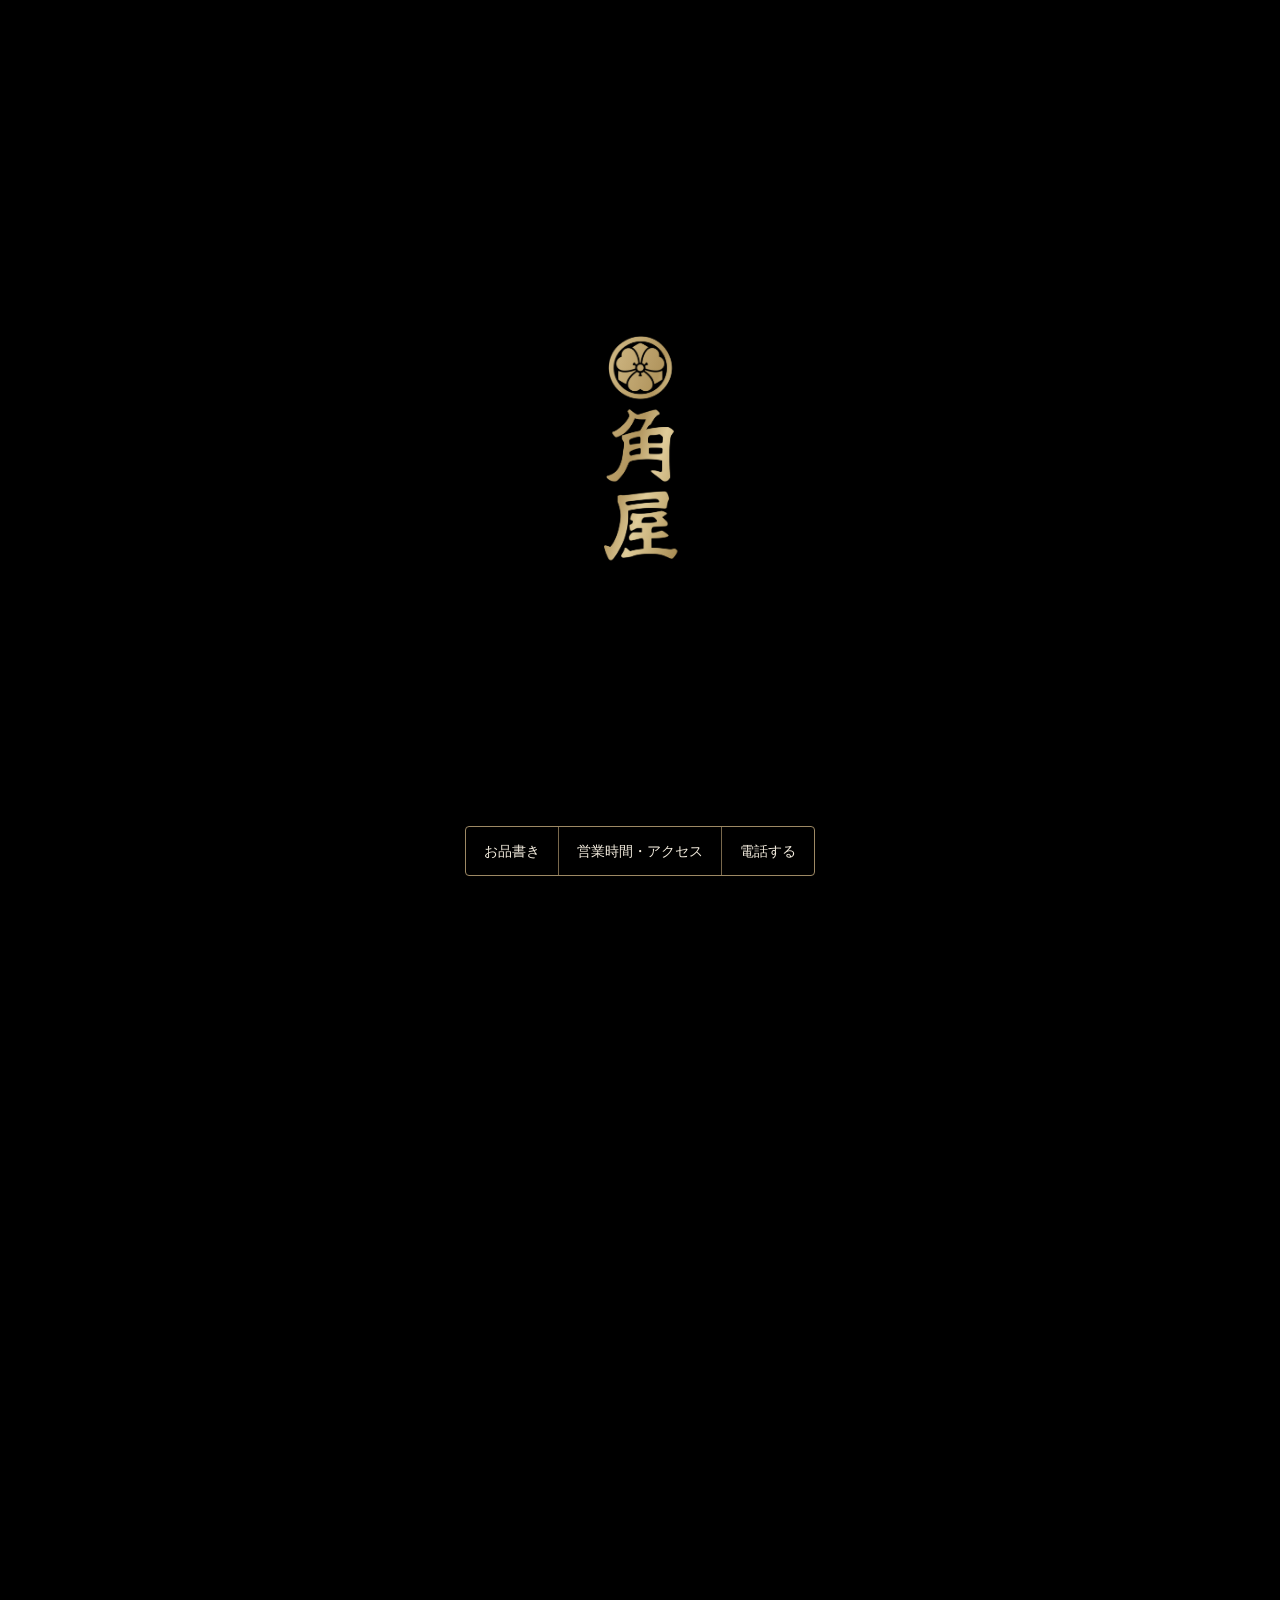
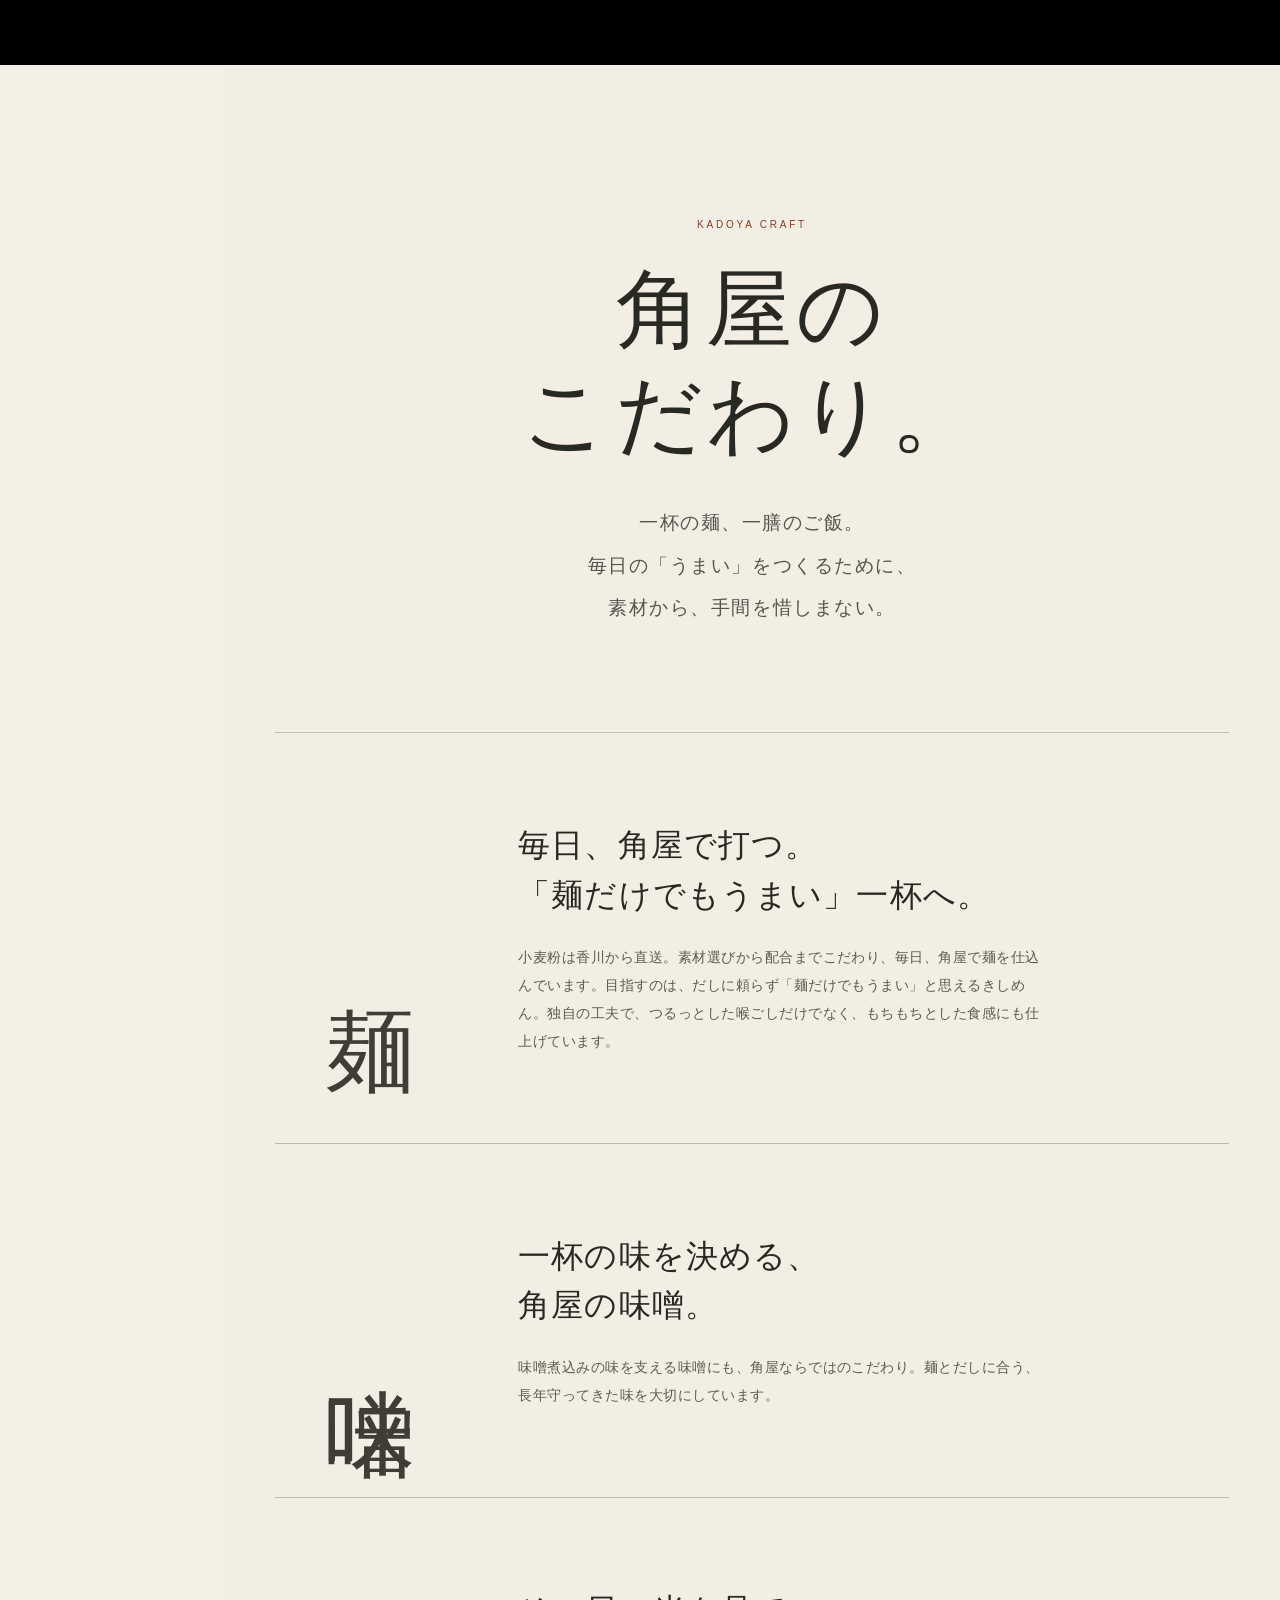
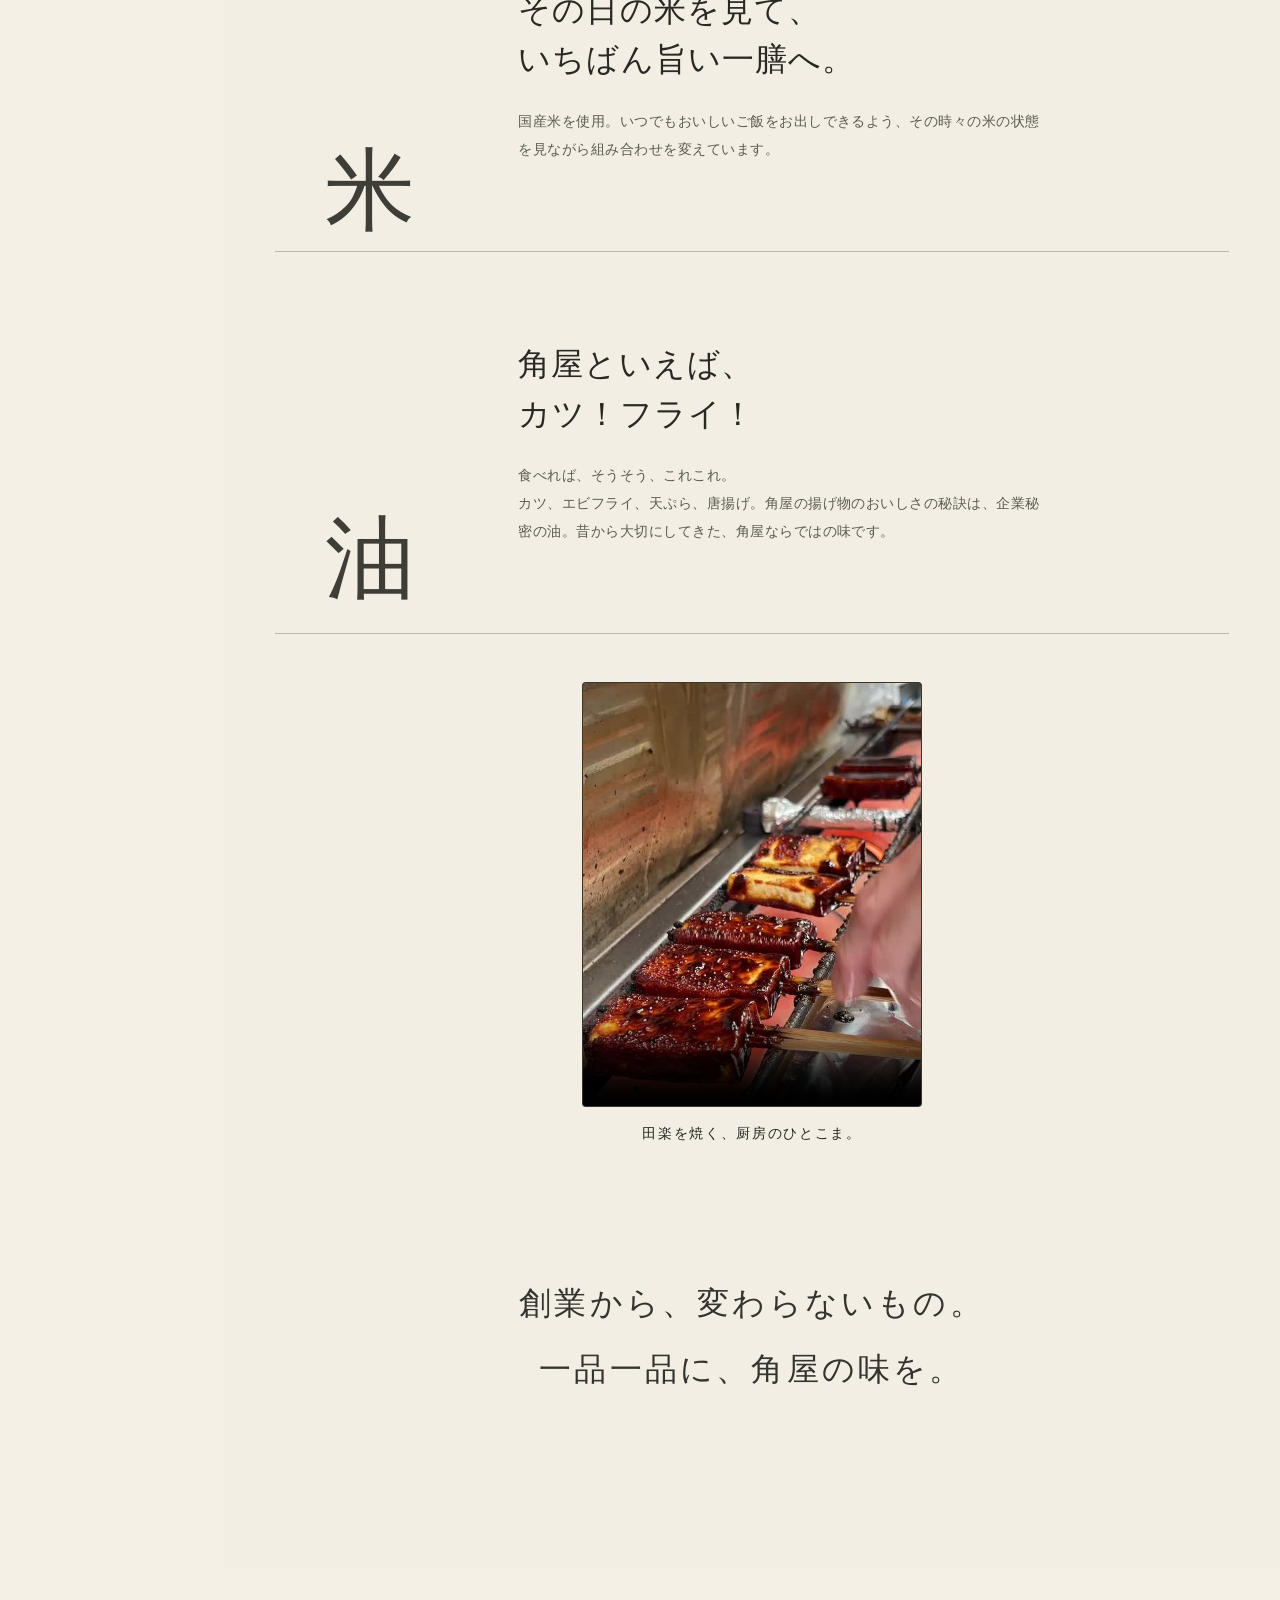
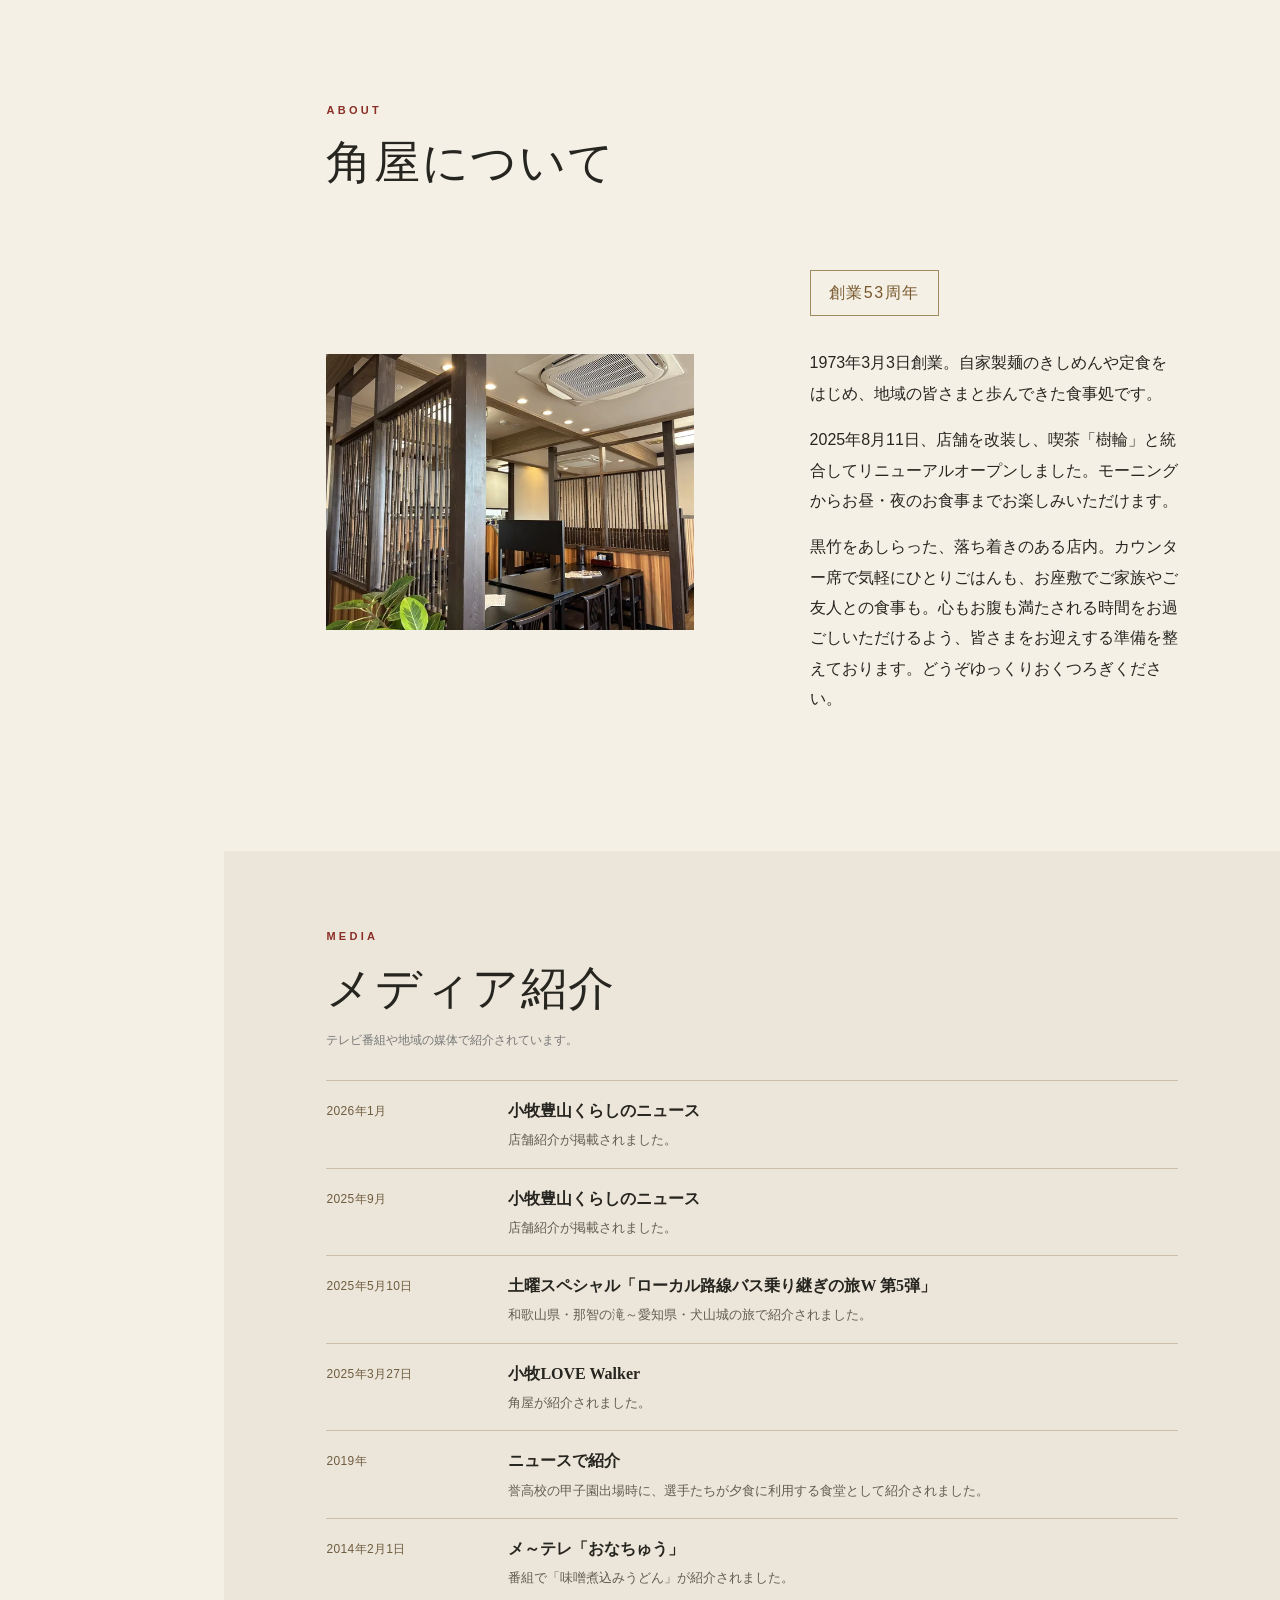
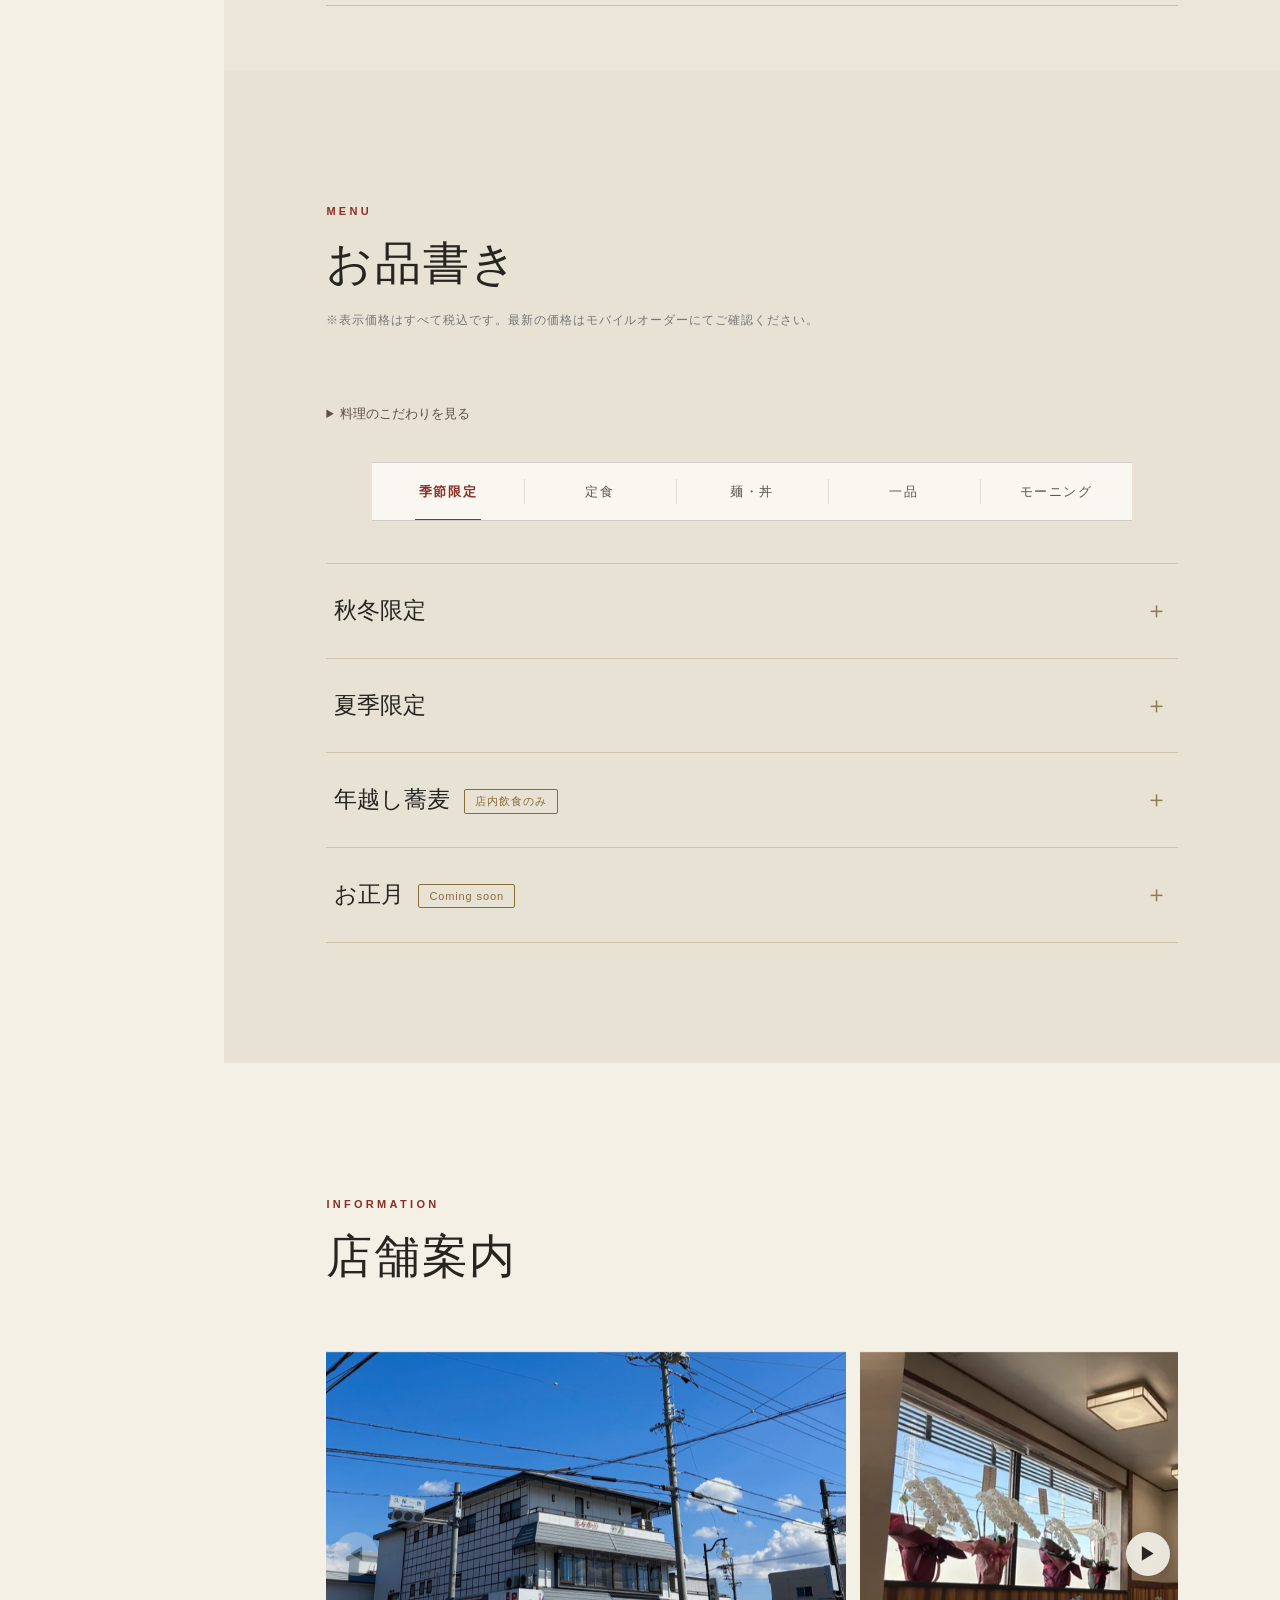
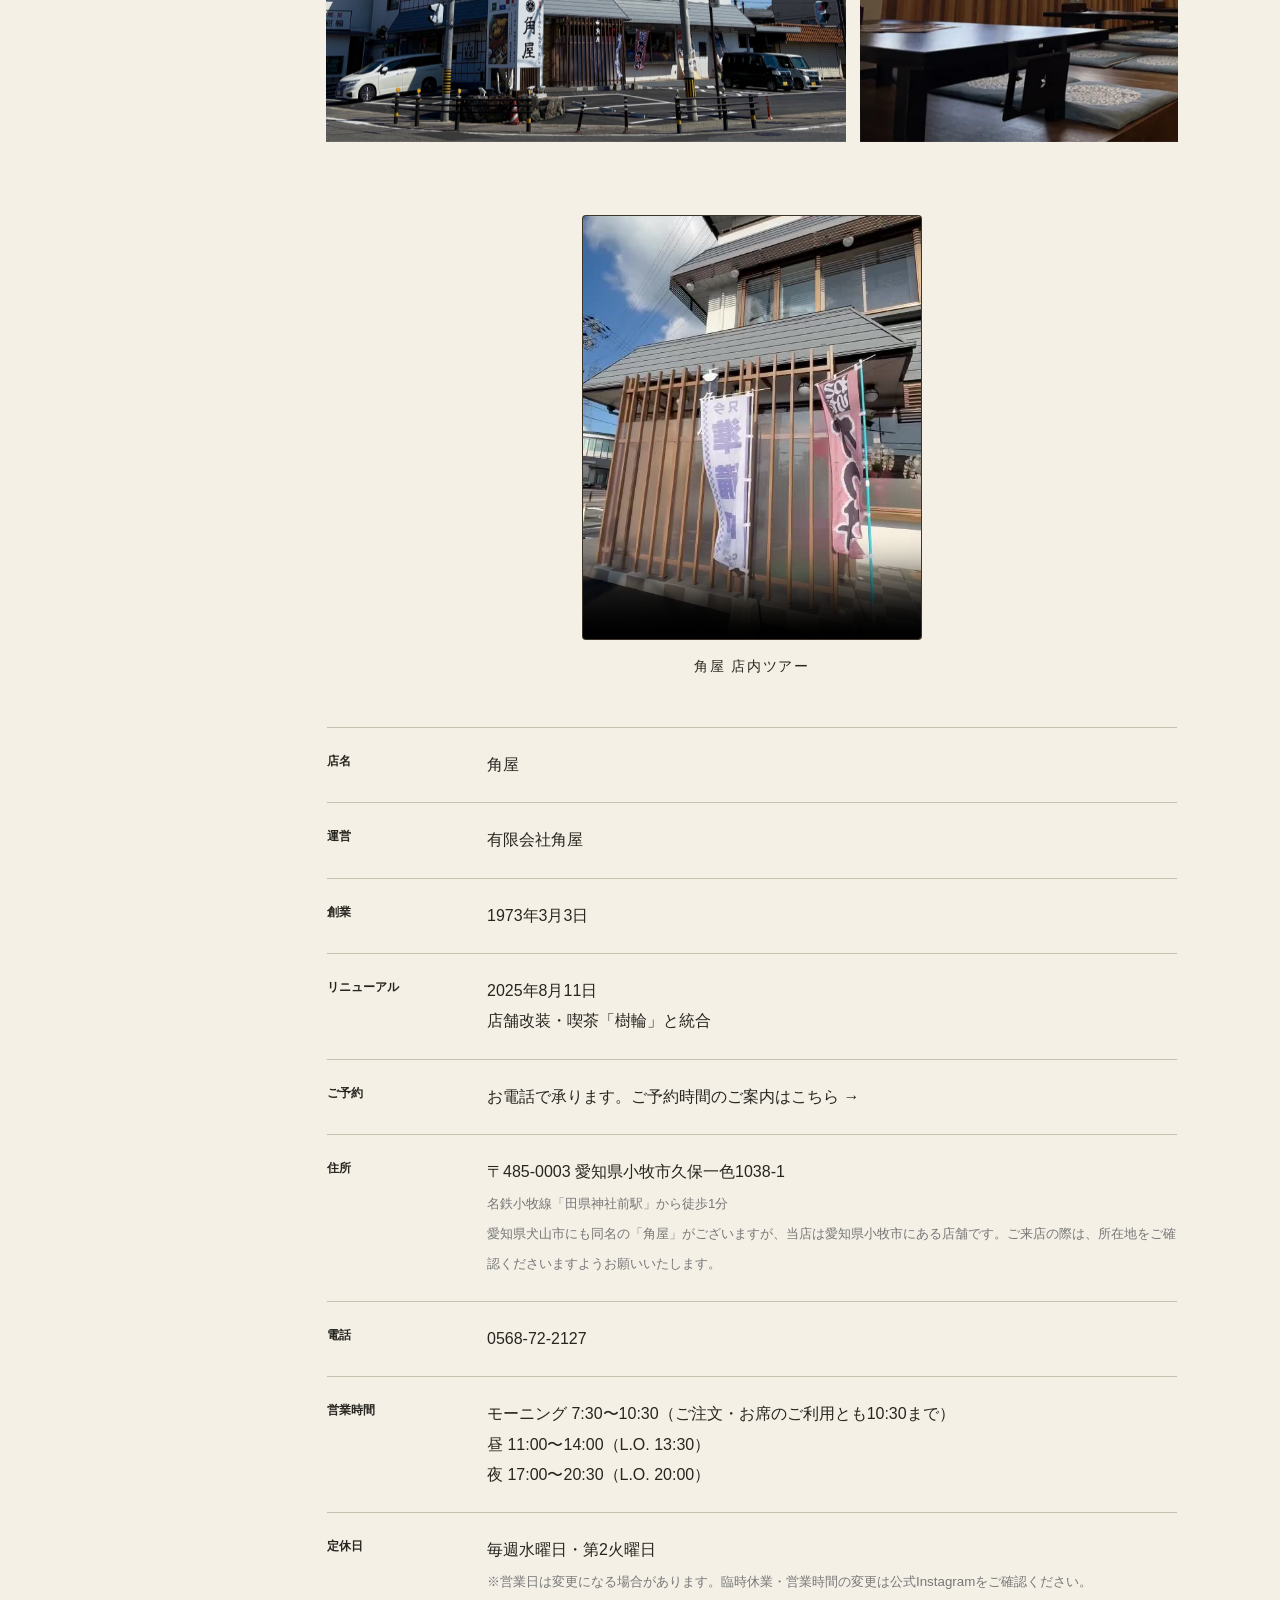
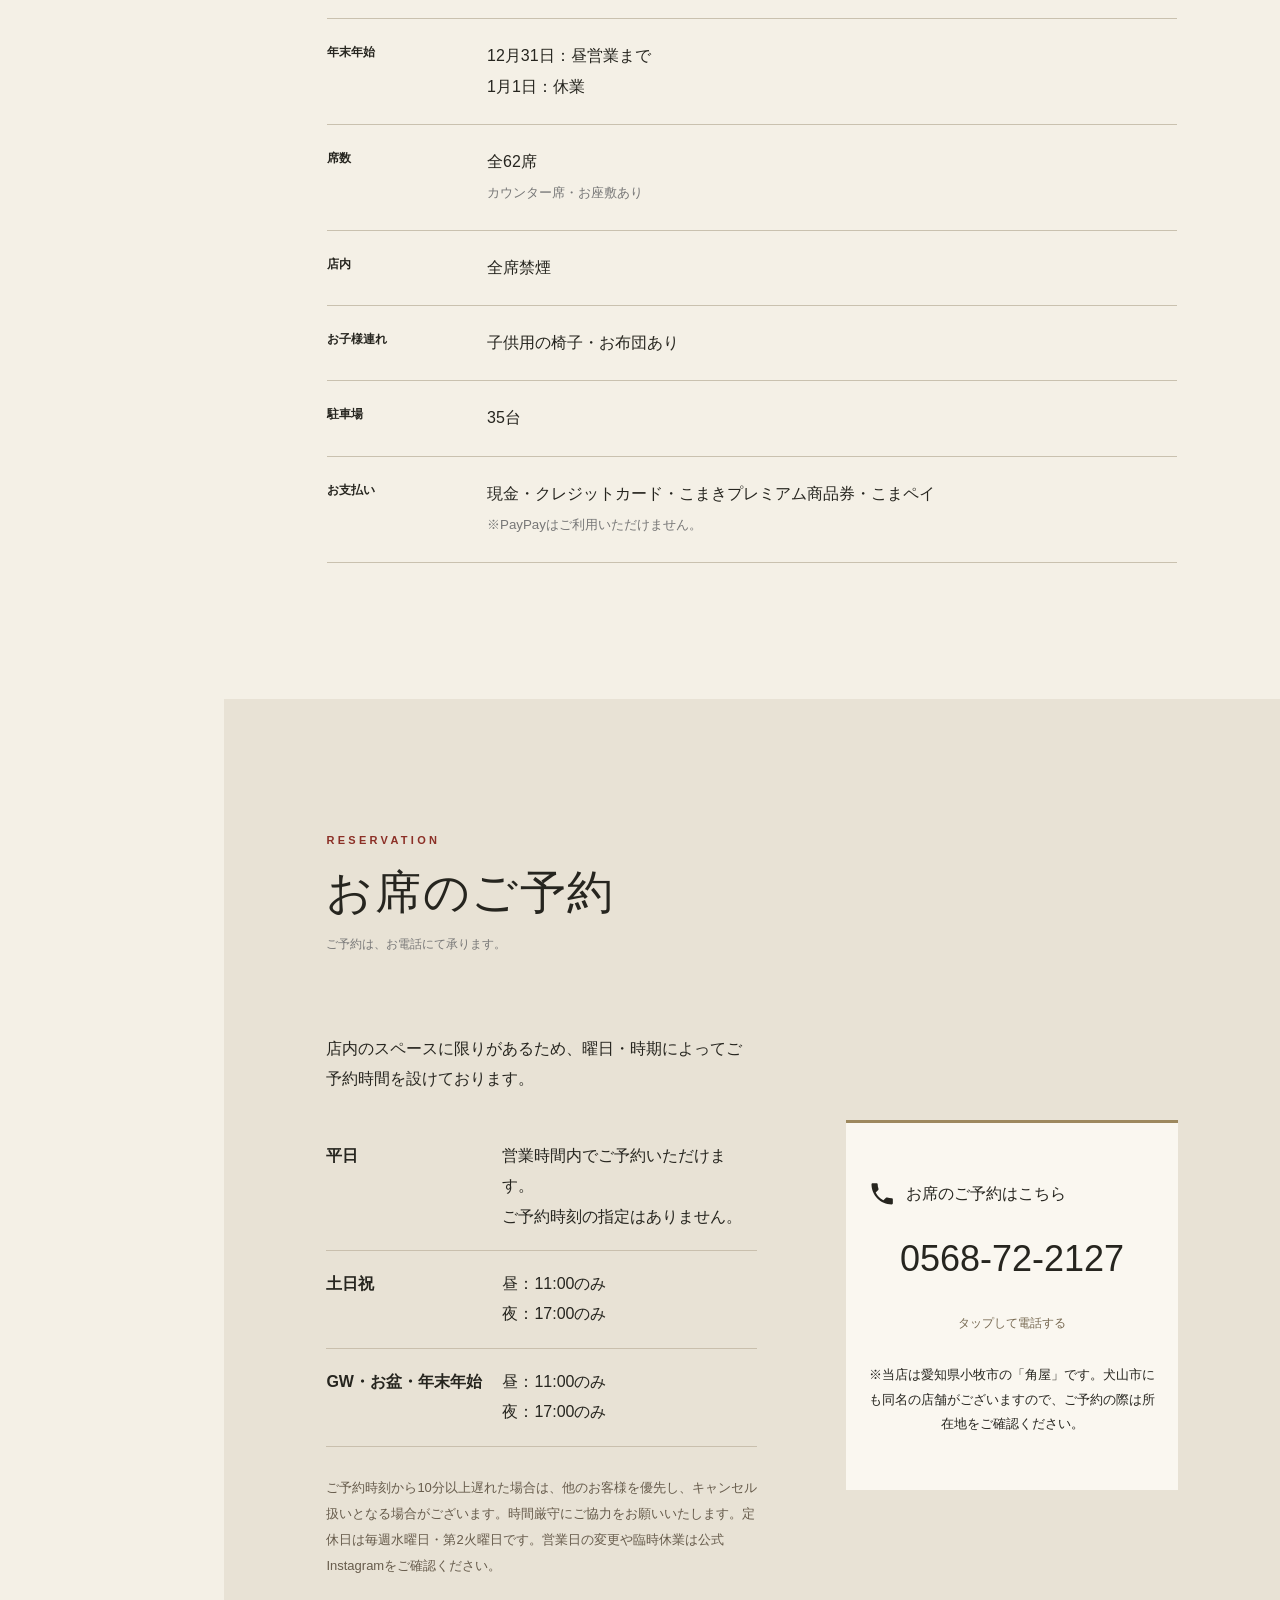
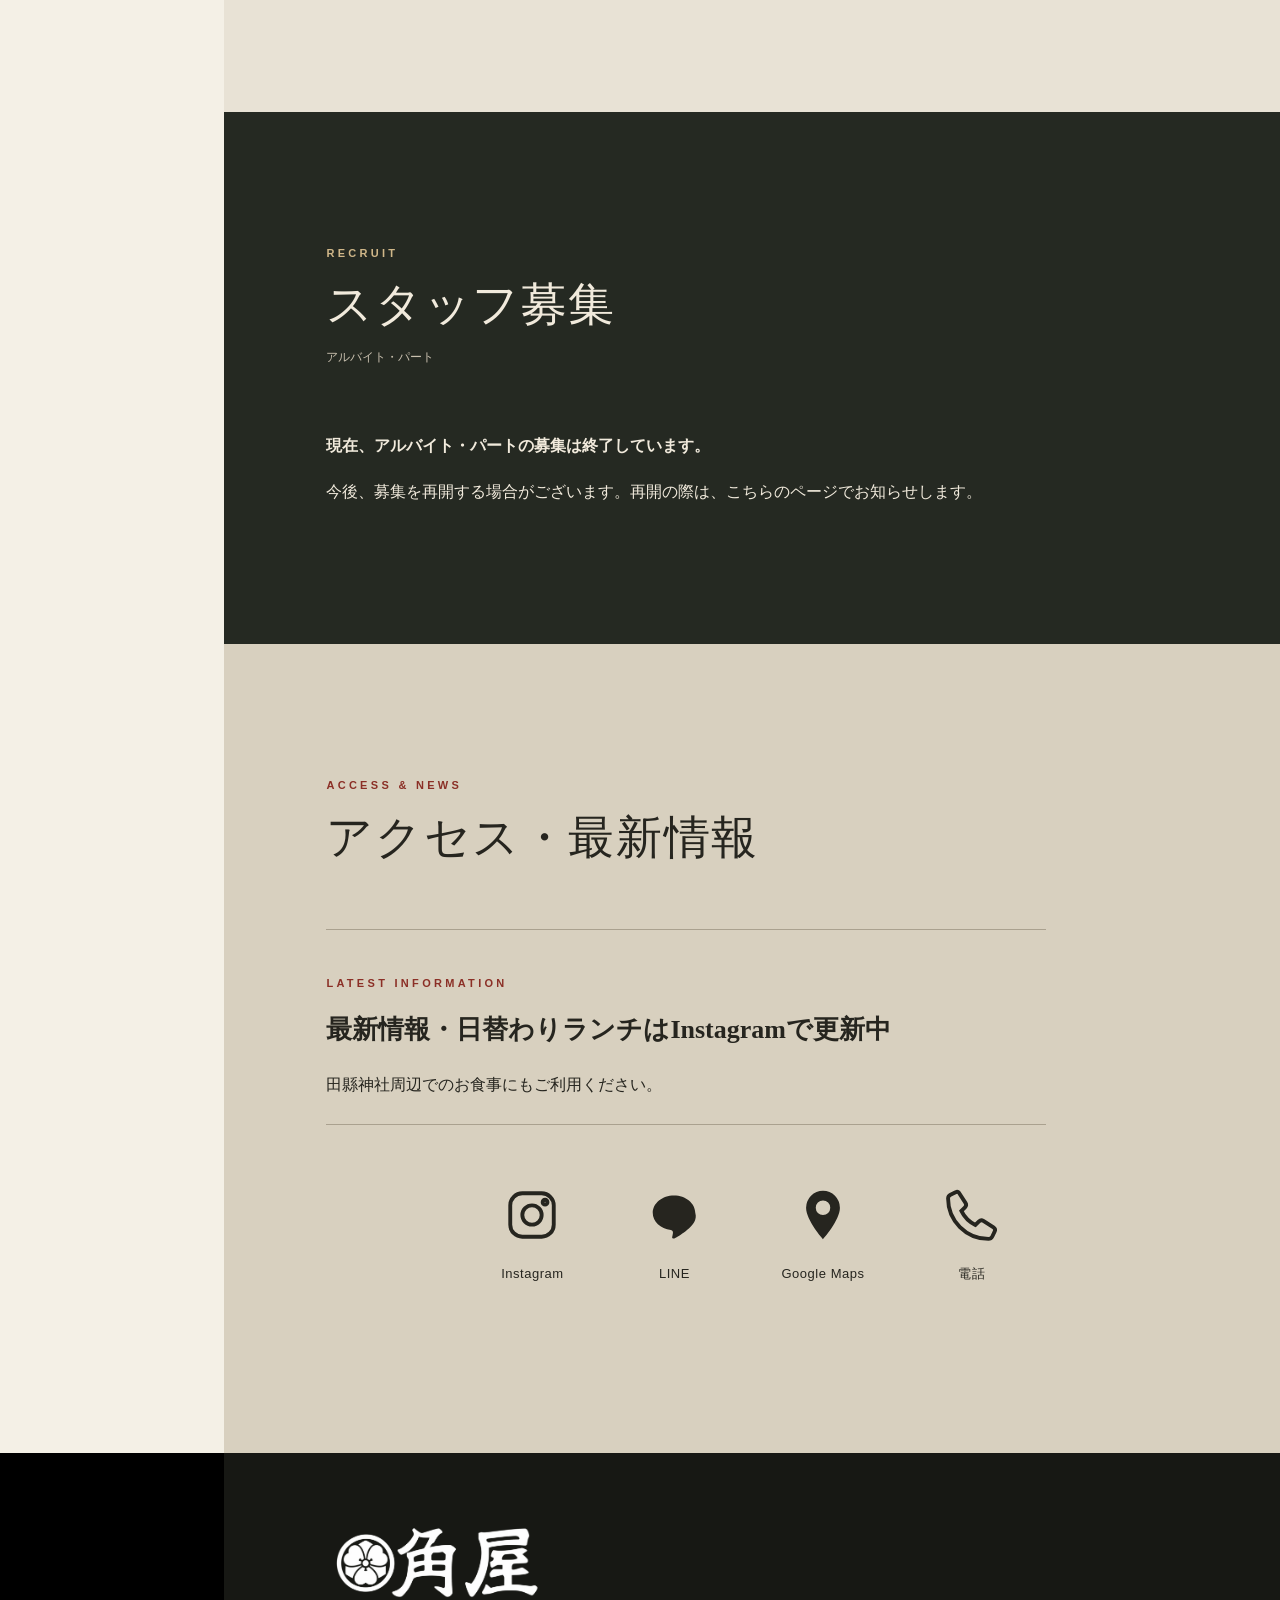
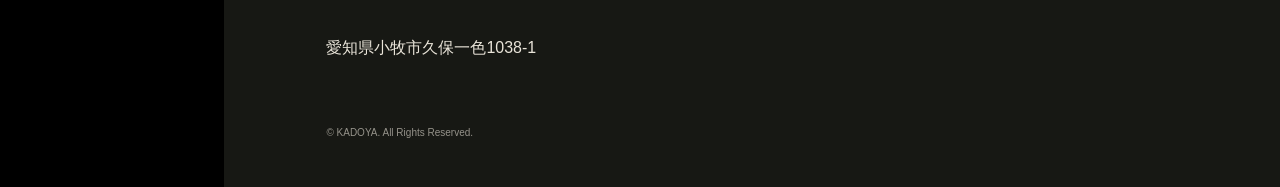
<file: index.html>
<!doctype html>
<html lang="ja" class="kadoya-home">
<head>
<meta charset="utf-8"><meta name="viewport" content="width=device-width,initial-scale=1,viewport-fit=cover">
<meta name="theme-color" content="#000000">
<style>html.kadoya-home,html.kadoya-home body{background:#000}html.kadoya-home main{background:var(--paper,#f4f0e6)}</style>
<meta name="description" content="愛知県小牧市の食事処「角屋」。自家製麺のきしめん・味噌煮込みきしめんをはじめ、味噌カツ、田楽、定食、丼もの、モーニングをご用意しています。田県神社前駅から徒歩1分、田縣神社周辺のお食事にも。">
<meta name="robots" content="index,follow,max-image-preview:large">
<link rel="canonical" href="https://komaki-kadoya.com/">
<meta property="og:type" content="website">
<meta property="og:locale" content="ja_JP">
<meta property="og:site_name" content="角屋">
<meta property="og:title" content="角屋｜小牧市の名古屋飯・麺処">
<meta property="og:description" content="愛知県小牧市の食事処「角屋」。自家製麺のきしめん・味噌煮込みきしめんをはじめ、味噌カツ、田楽、定食、丼もの、モーニングをご用意しています。田県神社前駅から徒歩1分、田縣神社周辺のお食事にも。">
<meta property="og:url" content="https://komaki-kadoya.com/">
<meta property="og:image" content="https://komaki-kadoya.com/images/kadoya-hands.jpg">
<meta name="twitter:card" content="summary_large_image">
<meta name="twitter:title" content="角屋｜小牧市の名古屋飯・麺処">
<meta name="twitter:description" content="愛知県小牧市の食事処「角屋」。自家製麺のきしめん・味噌煮込みきしめん、味噌カツ、田楽、定食などをご用意しています。田縣神社周辺のお食事にも。">
<meta name="twitter:image" content="https://komaki-kadoya.com/images/kadoya-hands.jpg">
<title>角屋｜小牧市の名古屋飯・麺処</title>
<link rel="icon" type="image/png" href="favicon.png?v=20261003-clean">
<link rel="preload" as="image" href="images/optimized/kadoya-logo-lossless.webp">
<link rel="stylesheet" href="style-base.css?v=20261122-local-fonts">
<script defer src="script-base.js?v=20261116-stable-opening"></script>
<link rel="stylesheet" href="style.css?v=20261116-stable-opening">
<script defer src="script.js?v=20261116-stable-opening"></script>
<script type="application/ld+json" id="kadoya-restaurant-schema">
{
  "@context": "https://schema.org",
  "@type": "Restaurant",
  "@id": "https://komaki-kadoya.com/#restaurant",
  "name": "角屋",
  "url": "https://komaki-kadoya.com/",
  "image": "https://komaki-kadoya.com/images/kadoya-hands.jpg",
  "description": "愛知県小牧市、田県神社前駅から徒歩1分。田縣神社周辺で、きしめん・味噌煮込みきしめん・味噌カツ・田楽などの名古屋飯を楽しめる食事処です。",
  "telephone": "+81-568-72-2127",
  "address": {
    "@type": "PostalAddress",
    "streetAddress": "久保一色1038-1",
    "addressLocality": "小牧市",
    "addressRegion": "愛知県",
    "addressCountry": "JP"
  },
  "servesCuisine": ["きしめん", "味噌煮込みきしめん", "味噌カツ", "田楽", "和食", "定食"],
  "sameAs": ["https://www.instagram.com/komaki_kadoya/"]
}
</script>

<script defer src="media-loading.js?v=20261011"></script>
</head>
<body class="opening-ready">
<header class="header">
<a class="logo desktop-vertical-logo" href="#top" aria-label="角屋 トップへ"><svg class="header-vertical-mark" viewBox="0 0 720 2160" role="img" aria-label="角屋"><defs><clipPath id="header-crest-clip"><circle cx="360" cy="305" r="305"/></clipPath><clipPath id="header-kaku-clip"><path d="M670 35H1245V715H620V620H670Z"/></clipPath><mask id="header-authentic-logo" maskUnits="userSpaceOnUse" x="0" y="0" width="720" height="2160" style="mask-type:alpha"><g clip-path="url(#header-crest-clip)"><svg x="55" y="0" width="610" height="610" viewBox="95 95 565 565"><image href="images/optimized/kadoya-logo-lossless.webp" width="2086" height="754"/></svg></g><svg x="35" y="680" width="650" height="710" viewBox="620 35 625 680"><image href="images/optimized/kadoya-logo-lossless.webp" width="2086" height="754" clip-path="url(#header-kaku-clip)"/></svg><svg x="0" y="1440" width="720" height="690" viewBox="1300 35 720 680"><image href="images/optimized/kadoya-logo-lossless.webp" width="2086" height="754"/></svg></mask></defs><rect width="720" height="2160" fill="currentColor" mask="url(#header-authentic-logo)"/></svg><img class="brand-logo mobile-brand-logo" src="images/optimized/kadoya-logo-lossless.webp" alt="角屋" width="2086" height="754" decoding="async"></a>
<button class="menu-btn" aria-label="メニューを開く" aria-controls="main-nav" aria-expanded="false"><span>メニュー</span><b aria-hidden="true">☰</b></button>
<nav id="main-nav" class="nav">
<a href="#menu">お品書き</a><a href="#shop">店舗案内</a><a href="#access">アクセス</a><a href="#about">角屋について</a><a href="#media">メディア紹介</a><a href="#reservation">ご予約</a><a href="#recruit">スタッフ募集</a>
</nav>
</header>
<main id="top">
<section class="opening opening-new scroll-signature scroll-ready" aria-label="角屋のご紹介">
  <div class="opening-stage">
<div class="arrival-signature" aria-hidden="true"><div class="arrival-mark"><svg class="vertical-mark" viewBox="0 0 720 2160" role="presentation" aria-label="角屋の家紋と縦書きロゴ" xmlns="http://www.w3.org/2000/svg">
<defs>
<linearGradient id="opening-gold" x1="0" y1="0" x2="1" y2="1"><stop offset="0" stop-color="#d7c08c"/><stop offset=".45" stop-color="#b3975f"/><stop offset=".63" stop-color="#e1cd9a"/><stop offset="1" stop-color="#a3864c"/></linearGradient>
<clipPath id="opening-crest-clip"><circle cx="360" cy="305" r="305"/></clipPath>
<clipPath id="opening-kaku-clip"><path d="M670 35H1245V715H620V620H670Z"/></clipPath>
<mask id="opening-authentic-logo" maskUnits="userSpaceOnUse" x="0" y="0" width="720" height="2160" style="mask-type:alpha">
<g clip-path="url(#opening-crest-clip)"><svg x="55" y="0" width="610" height="610" viewBox="95 95 565 565"><image href="images/optimized/kadoya-logo-lossless.webp" width="2086" height="754"/></svg></g>
<svg x="35" y="680" width="650" height="710" viewBox="620 35 625 680"><image href="images/optimized/kadoya-logo-lossless.webp" width="2086" height="754" clip-path="url(#opening-kaku-clip)"/></svg>
<svg x="0" y="1440" width="720" height="690" viewBox="1300 35 720 680"><image href="images/optimized/kadoya-logo-lossless.webp" width="2086" height="754"/></svg>
</mask>
</defs><rect width="720" height="2160" fill="url(#opening-gold)" mask="url(#opening-authentic-logo)"/></svg></div></div>
    <img class="opening-photo" src="images/optimized/kadoya-hands-display.webp" alt="角屋の料理を両手で差し出す様子" width="1118" height="1407" fetchpriority="high" decoding="async">
    <div class="opening-shade" aria-hidden="true"></div>
    <nav class="opening-shortcuts" aria-label="よく使うご案内">
      <a href="#menu">お品書き</a>
      <a href="#shop">営業時間・アクセス</a>
      <a href="tel:0568722127">電話する</a>
    </nav>
    <div class="opening-copy">
      <p class="opening-since">小牧で、1973年から。</p>
      <h1><span class="hero-line">五十三年、</span><span class="hero-line">守り続けた味。</span></h1>
    </div>
  </div>
</section>
<section class="section commitment commitment-editorial" id="commitment">
<div class="craft-intro reveal">
  <p class="craft-kicker">KADOYA CRAFT</p>
  <h2>角屋の<br>こだわり。</h2>
  <p class="craft-lead">一杯の麺、一膳のご飯。<br>毎日の「うまい」をつくるために、<br>素材から、手間を惜しまない。</p>
</div>
<div class="commitment-grid reveal">
<article><p class="commitment-no">01</p><div class="craft-word">麺</div><div class="craft-copy"><h3>毎日、角屋で打つ。<br>「麺だけでもうまい」一杯へ。</h3><p>小麦粉は香川から直送。素材選びから配合までこだわり、毎日、角屋で麺を仕込んでいます。目指すのは、だしに頼らず「麺だけでもうまい」と思えるきしめん。独自の工夫で、つるっとした喉ごしだけでなく、もちもちとした食感にも仕上げています。</p></div></article>
<article><p class="commitment-no">02</p><div class="craft-word">味噌</div><div class="craft-copy"><h3>一杯の味を決める、<br>角屋の味噌。</h3><p>味噌煮込みの味を支える味噌にも、角屋ならではのこだわり。麺とだしに合う、長年守ってきた味を大切にしています。</p></div></article>
<article><p class="commitment-no">03</p><div class="craft-word">米</div><div class="craft-copy"><h3>その日の米を見て、<br>いちばん旨い一膳へ。</h3><p>国産米を使用。いつでもおいしいご飯をお出しできるよう、その時々の米の状態を見ながら組み合わせを変えています。</p></div></article>
<article><p class="commitment-no">04</p><div class="craft-word">油</div><div class="craft-copy"><h3>角屋といえば、<br>カツ！フライ！</h3><p>食べれば、そうそう、これこれ。<br>カツ、エビフライ、天ぷら、唐揚げ。角屋の揚げ物のおいしさの秘訣は、企業秘密の油。昔から大切にしてきた、角屋ならではの味です。</p></div></article>
</div>
<figure class="kadoya-film">
<video muted loop playsinline preload="none" width="512" height="910" poster="images/video-dengaku.jpg" aria-label="田楽を焼く、厨房のひとこま。">
<source data-src="videos/kadoya-dengaku.mp4" type="video/mp4">
お使いのブラウザでは動画を再生できません。
</video>
<figcaption>田楽を焼く、厨房のひとこま。</figcaption>
</figure>
<p class="craft-closing reveal">創業から、変わらないもの。<br>一品一品に、角屋の味を。</p>
</section>
<section id="about" class="section about">
<div class="section-title reveal"><p>ABOUT</p><h2>角屋について</h2></div>
<div class="about-grid">
<div class="photo-tall reveal"><img src="images/IMG_3132.jpg" alt="黒竹をあしらった角屋のテーブル席" loading="lazy" width="1536" height="1152" decoding="async" srcset="images/optimized/IMG_3132-640.webp 640w, images/optimized/IMG_3132-1200.webp 1200w" sizes="(max-width: 650px) 46vw, (max-width: 1000px) 45vw, 420px"></div>
<div class="about-text reveal"><p class="history-badge" data-anniversary>1973年創業</p><p>1973年3月3日創業。自家製麺のきしめんや定食をはじめ、地域の皆さまと歩んできた食事処です。</p><p>2025年8月11日、店舗を改装し、喫茶「樹輪」と統合してリニューアルオープンしました。モーニングからお昼・夜のお食事までお楽しみいただけます。</p><p>黒竹をあしらった、落ち着きのある店内。カウンター席で気軽にひとりごはんも、お座敷でご家族やご友人との食事も。心もお腹も満たされる時間をお過ごしいただけるよう、皆さまをお迎えする準備を整えております。どうぞゆっくりおくつろぎください。</p></div>
</div>
</section>
<section id="media" class="section media-section"><div class="section-title"><p>MEDIA</p><h2>メディア紹介</h2><span>テレビ番組や地域の媒体で紹介されています。</span></div><ol class="media-history"><li><time datetime="2026-01">2026年1月</time><div><h3>小牧豊山くらしのニュース</h3><p>店舗紹介が掲載されました。</p></div></li><li><time datetime="2025-09">2025年9月</time><div><h3>小牧豊山くらしのニュース</h3><p>店舗紹介が掲載されました。</p></div></li><li><time datetime="2025-05-10">2025年5月10日</time><div><h3>土曜スペシャル「ローカル路線バス乗り継ぎの旅W 第5弾」</h3><p>和歌山県・那智の滝～愛知県・犬山城の旅で紹介されました。</p></div></li><li><time datetime="2025-03-27">2025年3月27日</time><div><h3>小牧LOVE Walker</h3><p>角屋が紹介されました。</p></div></li><li><time datetime="2019">2019年</time><div><h3>ニュースで紹介</h3><p>誉高校の甲子園出場時に、選手たちが夕食に利用する食堂として紹介されました。</p></div></li><li><time datetime="2014-02-01">2014年2月1日</time><div><h3>メ～テレ「おなちゅう」</h3><p>番組で「味噌煮込みうどん」が紹介されました。</p></div></li></ol></section>
<section id="menu" class="section menu-section">
<div class="section-title"><p>MENU</p><h2>お品書き</h2><span class="menu-tax-note">※表示価格はすべて税込です。最新の価格はモバイルオーダーにてご確認ください。</span></div>
<details class="menu-intent-guide"><summary>料理のこだわりを見る</summary><nav class="menu-intent-links" aria-label="料理別のご案内"><a href="/kishimen/">自家製きしめん</a><a href="/morning/">モーニング</a><a href="/misonikomi/">味噌煮込みきしめん</a><a href="/teishoku/">定食・ランチ</a><a href="/misokatsu/">味噌カツ</a><a href="/dengaku/">菜めし田楽</a></nav></details>
<div class="menu-tabs" role="tablist" aria-label="お品書きカテゴリー">
<button type="button" class="menu-tab is-active" data-menu-tab="season" role="tab" aria-selected="true">季節限定</button>
<button type="button" class="menu-tab" data-menu-tab="set" role="tab" aria-selected="false">定食</button>
<button type="button" class="menu-tab" data-menu-tab="noodle" role="tab" aria-selected="false">麺・丼</button>
<button type="button" class="menu-tab" data-menu-tab="side" role="tab" aria-selected="false">一品</button>
<button type="button" class="menu-tab" data-menu-tab="morning" role="tab" aria-selected="false">モーニング</button>
</div>
<details id="autumn-menu" class="menu-group seasonal-submenu"><summary>秋季限定</summary><section class="dish-photo-section"><p class="menu-note">秋の味覚を楽しむ、季節限定のお品です。</p><div class="cards">
<article class="card reveal"><img src="images/autumn-matsutake-gozen.jpg" alt="松茸土瓶蒸しときのこの天ぷら御膳" loading="lazy" width="5184" height="3334" decoding="async" srcset="images/optimized/autumn-matsutake-gozen-640.webp 640w, images/optimized/autumn-matsutake-gozen-1200.webp 1200w" sizes="(max-width: 650px) 46vw, (max-width: 1000px) 45vw, 420px"><h3 class="matsutake-gozen-name">松茸土瓶蒸しときのこの天ぷら御膳</h3><p class="menu-note">本年度の提供は終了しました。</p><p class="menu-note">ミニきしめんは赤だしに変更できます。</p><p class="dish-price">2,380円</p></article>
<article class="card reveal"><img src="images/autumn-kaki-nikomi.jpg" alt="牡蠣入り味噌煮込みきしめん" loading="lazy" width="4497" height="3256" decoding="async" srcset="images/optimized/autumn-kaki-nikomi-640.webp 640w, images/optimized/autumn-kaki-nikomi-1200.webp 1200w" sizes="(max-width: 650px) 46vw, (max-width: 1000px) 45vw, 420px"><h3>牡蠣入り味噌煮込みきしめん</h3><p class="menu-note">10月〜4月限定</p><p class="dish-price">1,890円</p></article>
<article class="card reveal"><img src="images/autumn-kakifurai-teishoku.jpg" alt="カキフライ定食" loading="lazy" width="1565" height="938" decoding="async"><h3>カキフライ定食</h3><p class="menu-note">10月〜4月限定</p><p class="dish-price">1,890円</p></article>
<article class="card reveal"><img src="images/autumn-cheese-katsu-curry.png" alt="チーズカツカレー煮込みきしめん" loading="lazy" width="751" height="532" decoding="async" srcset="images/optimized/autumn-cheese-katsu-curry-640.webp 640w, images/optimized/autumn-cheese-katsu-curry-1200.webp 751w" sizes="(max-width: 650px) 46vw, (max-width: 1000px) 45vw, 420px"><h3 class="cheese-katsu-name">チーズカツカレー煮込みきしめん</h3><p class="menu-note">トッピング：チーズ ＋150円 ／ 串カツ1本 ＋180円</p><p class="dish-price">1,660円</p></article>
<article class="card reveal"><img src="https://drive.google.com/thumbnail?id=1mXZBnZlctLMy47ozYQSJkh985lFnYxjn&sz=w1600" alt="松茸土瓶蒸し" loading="lazy"><h3>松茸土瓶蒸し</h3><p class="menu-note">本年度の提供は終了しました。</p><p class="dish-price">1,320円</p></article>
<article class="card reveal"><img src="images/autumn-age-gyoza.jpg" alt="揚げ餃子" loading="lazy" width="4205" height="2792" decoding="async" srcset="images/optimized/autumn-age-gyoza-640.webp 640w, images/optimized/autumn-age-gyoza-1200.webp 1200w" sizes="(max-width: 650px) 46vw, (max-width: 1000px) 45vw, 420px"><h3>揚げ餃子</h3><p class="dish-price">480円</p></article>
</div></section></details><div id="regular-menu" class="menu-heading"></div>
<div class="cards">













</div><div class="menu-categories"><details class="menu-group"><summary>定食</summary><div class="menu-note"><strong>平日限定 日替わりランチ</strong><br>税込 1,080円<br>内容は<a href="https://www.instagram.com/komaki_kadoya/" target="_blank" rel="noopener">Instagramのストーリー</a>で更新しています。</div><div class="nested-set-photos cards"><article id="fish-set-photo" class="card reveal"><a class="card-photo" href="images/menu-06-sakana.jpg" target="_blank" rel="noopener" aria-label="本日のお魚定食の写真を拡大（新しいタブ）"><img src="images/menu-06-sakana.jpg" alt="本日のお魚定食" loading="lazy" width="1122" height="793" decoding="async"></a><h3>本日のお魚定食</h3><p class="dish-price">1,890円</p></article><article class="card reveal"><a class="card-photo" href="images/IMG_6848.jpg" target="_blank" rel="noopener" aria-label="みそかつ定食の写真を拡大（新しいタブ）"><img src="images/IMG_6848.jpg" alt="みそかつ定食" loading="lazy" width="1404" height="993" decoding="async"></a><h3>みそかつ定食</h3><p class="dish-price">1,550円</p></article><article id="dengaku-teishoku-photo" class="card reveal"><a class="card-photo" href="images/dengaku-teishoku.jpg" target="_blank" rel="noopener" aria-label="菜めし田楽定食の写真を拡大（新しいタブ）"><img src="images/dengaku-teishoku.jpg" alt="菜めし田楽定食" loading="lazy" decoding="async" width="1400" height="990" srcset="images/optimized/dengaku-teishoku-640.webp 640w, images/optimized/dengaku-teishoku-1200.webp 1200w" sizes="(max-width: 650px) 46vw, (max-width: 1000px) 45vw, 420px"></a><h3>菜めし田楽定食</h3><p class="dish-price">1,350円</p></article><article class="card reveal"><a class="card-photo" href="images/IMG_6851.jpg" target="_blank" rel="noopener" aria-label="唐揚げ定食の写真を拡大（新しいタブ）"><img src="images/IMG_6851.jpg" alt="唐揚げ定食" loading="lazy" width="1405" height="991" decoding="async"></a><h3>唐揚げ定食</h3><p class="dish-price">1,650円</p><p>ごはんと一緒に楽しむ、唐揚げの定食。</p></article><article class="card reveal"><a class="card-photo" href="images/IMG_6850.jpg" target="_blank" rel="noopener" aria-label="天ぷら定食の写真を拡大（新しいタブ）"><img src="images/IMG_6850.jpg" alt="天ぷら定食" loading="lazy" width="1403" height="989" decoding="async"></a><h3>天ぷら定食</h3><p class="dish-price">1,550円</p><p>海老と野菜の天ぷらを盛り合わせ。</p></article><article class="card reveal"><a class="card-photo" href="images/IMG_6849.jpg" target="_blank" rel="noopener" aria-label="エビフライ定食の写真を拡大（新しいタブ）"><img src="images/IMG_6849.jpg" alt="エビフライ定食" loading="lazy" width="1404" height="990" decoding="async"></a><h3>エビフライ定食</h3><p class="dish-price">1,550円</p><p>エビフライを主役に、ごはんと麺を添えて。</p></article><article id="hirekatsu-teishoku-photo" class="card reveal"><a class="card-photo" href="images/hirekatsu-teishoku.jpg" target="_blank" rel="noopener" aria-label="味噌ヒレカツ定食の写真を拡大（新しいタブ）"><img src="images/hirekatsu-teishoku.jpg" alt="味噌ヒレカツ定食" loading="lazy" decoding="async" width="1402" height="993"></a><h3>味噌ヒレカツ定食</h3><p class="dish-price">1,650円</p></article><article id="kakifurai-teishoku-photo" class="card reveal"><a class="card-photo" href="images/autumn-kakifurai-teishoku.jpg" target="_blank" rel="noopener" aria-label="カキフライ定食の写真を拡大（新しいタブ）"><img src="images/autumn-kakifurai-teishoku.jpg" alt="カキフライ定食" loading="lazy" decoding="async" width="1536" height="1024"></a><h3>カキフライ定食</h3><p class="menu-note">10月〜4月限定</p><p class="dish-price">1,890円</p></article></div><p class="menu-note">定食は御飯・きしめん（温・冷）・漬物付です。きしめんをみそ汁に変更できます。麺の種類は変更できません。<br>本日のお魚定食は日替わりです。きしめんへの変更はできません。小鉢の内容は日によって異なります。<br>単品に変更 −300円／きしめん大盛り ＋100円／ごはん大盛り ＋100円／菜飯に変更 ＋50円<br>味噌・ケチャップ・タルタルソース・マヨネーズの追加 各＋100円</p></details><details id="miso-menu" class="menu-group"><summary>味噌煮込みきしめん</summary><section class="dish-photo-section" aria-labelledby="miso-photo-title"><p class="eyebrow">MISO NIKOMI</p><h3 id="miso-photo-title">味噌煮込みきしめん</h3><div class="dish-photo-grid"><article class="dish-photo-item"><a class="dish-photo-link" href="images/miso-kishimen.jpg" target="_blank" rel="noopener" aria-label="味噌煮込みきしめんの写真を拡大（新しいタブ）"><img src="images/miso-kishimen.jpg" alt="味噌煮込みきしめん" width="1536" height="1024" loading="lazy" decoding="async" srcset="images/optimized/miso-kishimen-640.webp 640w, images/optimized/miso-kishimen-1200.webp 1200w" sizes="(max-width: 650px) 46vw, (max-width: 1000px) 45vw, 420px"></a><h4>味噌煮込みきしめん</h4><p class="dish-price">1,150円</p></article><article class="dish-photo-item"><a class="dish-photo-link" href="images/miso-ebiten.jpg" target="_blank" rel="noopener" aria-label="海老天入り味噌煮込みきしめんの写真を拡大（新しいタブ）"><img src="images/miso-ebiten.jpg" alt="海老天入り味噌煮込みきしめん" width="1536" height="1024" loading="lazy" decoding="async" srcset="images/optimized/miso-ebiten-640.webp 640w, images/optimized/miso-ebiten-1200.webp 1200w" sizes="(max-width: 650px) 46vw, (max-width: 1000px) 45vw, 420px"></a><h4>海老天入り味噌煮込みきしめん</h4><p class="dish-price">1,400円</p></article><article class="dish-photo-item"><a class="dish-photo-link" href="images/miso-deluxe.jpg" target="_blank" rel="noopener" aria-label="デラックス味噌煮込みきしめんの写真を拡大（新しいタブ）"><img src="images/miso-deluxe.jpg" alt="デラックス味噌煮込みきしめん" width="1536" height="1024" loading="lazy" decoding="async" srcset="images/optimized/miso-deluxe-640.webp 640w, images/optimized/miso-deluxe-1200.webp 1200w" sizes="(max-width: 650px) 46vw, (max-width: 1000px) 45vw, 420px"></a><h4>デラックス味噌煮込みきしめん</h4><p class="dish-price">1,550円</p></article></div></section><dl class="menu-list"><div><dt>カレー煮込みきしめん</dt><dd>1,150円</dd></div><div><dt>にんにく味噌煮込みきしめん</dt><dd>1,200円</dd></div><div><dt>四川風味噌煮込みきしめん（豆板醤入り）</dt><dd>1,200円</dd></div><div><dt>牡蠣入り味噌煮込みきしめん（10月〜4月限定）</dt><dd>1,890円</dd></div></dl><p class="menu-note">味噌煮込みは豚肉・卵入り。うどんに変更できます。煮込み麺の大盛りはできません。<br>ライスセット（御飯・香の物付）＋330円／小ライスセット ＋220円<br>追加トッピング：にんにく ＋50円／えび天 ＋250円／豆板醤（四川風）＋50円／お餅 ＋150円</p></details><details class="menu-group"><summary>きしめん</summary><div class="nested-menu-photo cards kishimen-extra-photos"><article class="card reveal"><img src="images/menu-15-tanagata-tanuki.jpg" alt="田縣たぬききしめん" loading="lazy" width="618" height="403" decoding="async"><h3>田縣たぬききしめん</h3><p class="dish-price">1,000円</p></article><article class="card reveal"><img src="images/menu-16-tempura-kishimen.jpg" alt="天ぷらきしめん" loading="lazy" width="611" height="389" decoding="async"><h3>天ぷらきしめん</h3><p class="dish-price">1,200円</p></article><article class="card reveal"><img src="images/menu-17-toriten-kishimen.jpg" alt="とり天きしめん" loading="lazy" width="553" height="404" decoding="async"><h3>とり天きしめん</h3><p class="dish-price">1,140円</p></article><article class="card reveal"><img src="images/menu-19-curry-kishimen.jpg" alt="カレーきしめん" loading="lazy" width="609" height="406" decoding="async"><h3>カレーきしめん</h3><p class="dish-price">950円</p></article><article class="card reveal"><img src="images/menu-20-ankake-tamago.jpg" alt="あんかけ卵とじきしめん" loading="lazy" width="613" height="409" decoding="async"><h3>あんかけ卵とじきしめん</h3><p class="dish-price">950円</p></article><article class="card reveal"><img src="images/menu-22-sansai-kishimen.jpg" alt="山菜きしめん" loading="lazy" width="611" height="397" decoding="async"><h3>山菜きしめん</h3><p class="dish-price">950円</p></article><article id="tenzaru-kishimen-photo" class="card reveal"><a class="card-photo" href="images/tenzaru-kishimen.jpg" target="_blank" rel="noopener" aria-label="天ざるきしめんの写真を拡大（新しいタブ）"><img src="images/tenzaru-kishimen.jpg" alt="天ざるきしめん" loading="lazy" decoding="async" width="1536" height="1024" srcset="images/optimized/tenzaru-kishimen-640.webp 640w, images/optimized/tenzaru-kishimen-1200.webp 1200w" sizes="(max-width: 650px) 46vw, (max-width: 1000px) 45vw, 420px"></a><h3>天ざるきしめん</h3><p class="dish-price">1,550円</p></article><article class="card reveal"><a class="card-photo" href="images/IMG_6721.jpg" target="_blank" rel="noopener" aria-label="きしめんの写真を拡大（新しいタブ）"><img src="images/IMG_6721.jpg" alt="きしめん" loading="lazy" width="1536" height="1024" decoding="async"></a><h3>きしめん</h3><p class="dish-price">830円</p></article></div><dl class="menu-list"><div><dt>海老おろしきしめん〈冷〉〈季節限定〉</dt><dd>1,500円</dd></div><div><dt>ざるきしめん〈冷〉</dt><dd>950円</dd></div><div><dt>ざるきしめんハーフ〈冷〉</dt><dd>600円</dd></div><div><dt>ミニきしめん〈温・冷〉</dt><dd>600円</dd></div></dl><p class="menu-note">きしめんをそばに変更できます。<br>ライスセット（ご飯・香の物付）＋330円／ざる物の大盛り ＋300円／麺の大盛り ＋250円<br>ねぎ追加 ＋50円／ざるつゆ追加 ＋150円／生卵 ＋100円</p></details><details class="menu-group"><summary>丼もの・お子様メニュー</summary><div class="nested-menu-photo cards"><article class="card reveal"><a class="card-photo" href="images/IMG_6643.jpg" target="_blank" rel="noopener" aria-label="かつ丼の写真を拡大（新しいタブ）"><img src="images/IMG_6643.jpg" alt="かつ丼" loading="lazy" width="1536" height="1024" decoding="async"></a><h3>かつ丼</h3><p class="dish-price">1,040円</p></article><article id="tendon-photo" class="card reveal"><a class="card-photo" href="images/tendon.jpg" target="_blank" rel="noopener" aria-label="天丼の写真を拡大（新しいタブ）"><img src="images/tendon.jpg" alt="天丼" loading="lazy" decoding="async" width="1536" height="1024" srcset="images/optimized/tendon-640.webp 640w, images/optimized/tendon-1200.webp 1200w" sizes="(max-width: 650px) 46vw, (max-width: 1000px) 45vw, 420px"></a><h3>天丼</h3><p class="dish-price">1,040円</p></article><article id="miso-katsudon-photo" class="card reveal"><a class="card-photo" href="images/miso-katsudon.jpg" target="_blank" rel="noopener" aria-label="味噌カツ丼の写真を拡大（新しいタブ）"><img src="images/miso-katsudon.jpg" alt="味噌カツ丼" loading="lazy" decoding="async" width="1536" height="1024" srcset="images/optimized/miso-katsudon-640.webp 640w, images/optimized/miso-katsudon-1200.webp 1200w" sizes="(max-width: 650px) 46vw, (max-width: 1000px) 45vw, 420px"></a><h3>味噌カツ丼</h3><p class="dish-price">1,040円</p></article></div><dl class="menu-list"><div><dt>親子丼</dt><dd>1,000円</dd></div><div><dt>牛どて丼</dt><dd>1,000円</dd></div><div><dt>鉄火丼</dt><dd>1,040円</dd></div><div><dt>ネギトロ丼</dt><dd>1,040円</dd></div><div><dt>お子様きしめん</dt><dd>650円</dd></div></dl><p class="menu-note">丼ものの大盛り ＋150円</p></details><details class="menu-group"><summary>ミニ丼セット</summary><div class="nested-menu-photo cards mini-don-photos"><article class="card reveal"><img src="images/menu-08-mini-hirekatsu.jpg" alt="ミニヒレカツ丼" loading="lazy" width="1122" height="793" decoding="async"><h3>ミニヒレカツ丼</h3></article><article class="card reveal"><img src="images/menu-12-mini-misohire.jpg" alt="ミニ味噌ヒレカツ丼" loading="lazy" width="1122" height="793" decoding="async"><h3>ミニ味噌ヒレカツ丼</h3></article><article class="card reveal"><img src="images/menu-09-mini-tendon.jpg" alt="ミニ天丼" loading="lazy" width="1122" height="793" decoding="async"><h3>ミニ天丼</h3></article><article class="card reveal"><img src="images/menu-13-mini-negitoro.jpg" alt="ミニネギトロ丼" loading="lazy" width="1122" height="793" decoding="async"><h3>ミニネギトロ丼</h3></article><article class="card reveal"><img src="images/menu-10-mini-dote.jpg" alt="ミニどて丼" loading="lazy" width="1122" height="793" decoding="async"><h3>ミニどて丼</h3></article><article class="card reveal"><img src="images/menu-14-mini-yamakake.jpg" alt="ミニ山かけ丼" loading="lazy" width="972" height="688" decoding="async"><h3>ミニ山かけ丼</h3></article><article class="card reveal"><img src="images/menu-11-mini-salad.jpg" alt="ミニサラダ" loading="lazy" width="924" height="642" decoding="async"><h3>ミニサラダ</h3></article></div><dl class="menu-list"><div><dt>ミニ丼きしめんセット（温・冷）</dt><dd>1,330円</dd></div><div><dt>ミニ丼 赤だし付</dt><dd>930円</dd></div><div><dt>ミニ丼 単品</dt><dd>830円</dd></div><div><dt>ミニサラダ</dt><dd>380円</dd></div></dl><p class="menu-note">麺・ごはんの大盛りはできません。ミニサラダの内容は日によって異なります。</p></details><details class="menu-group"><summary>一品料理・ご飯</summary><section class="dish-photo-section" aria-labelledby="side-photo-title"><p class="eyebrow">SIDE DISHES</p><h3 id="side-photo-title">一品料理</h3><div class="dish-photo-grid side-dish-grid"><article class="dish-photo-item"><a class="card-photo" href="images/dengaku-single.jpg" target="_blank" rel="noopener"><img src="images/dengaku-single.jpg" alt="豆腐田楽" loading="lazy" width="1536" height="1024" decoding="async" srcset="images/optimized/dengaku-single-640.webp 640w, images/optimized/dengaku-single-1200.webp 1200w" sizes="(max-width: 650px) 46vw, (max-width: 1000px) 45vw, 420px"></a><h3>豆腐田楽</h3><p class="dish-price">650円</p></article><article class="dish-photo-item"><a class="dish-photo-link portrait" href="IMG_1170.jpeg?v=20261001-1731" target="_blank" rel="noopener" aria-label="揚げ出し豆腐の写真を拡大（新しいタブ）"><img src="IMG_1170.jpeg?v=20261001-1731" alt="揚げ出し豆腐" width="864" height="1536" loading="lazy" decoding="async"></a><h4>揚げ出し豆腐</h4><p class="dish-price">480円</p></article><article class="dish-photo-item"><a class="dish-photo-link portrait" href="IMG_1173.jpeg?v=20261001-1731" target="_blank" rel="noopener" aria-label="大きな茶碗蒸しの写真を拡大（新しいタブ）"><img src="IMG_1173.jpeg?v=20261001-1731" alt="大きな茶碗蒸し" width="864" height="1536" loading="lazy" decoding="async"></a><h4>大きな茶碗蒸し</h4><p class="dish-price">500円</p></article><article class="dish-photo-item"><img src="IMG_7839.jpeg?v=20261001-1933" alt="豆腐どてかつ串" loading="lazy" decoding="async"><h4>豆腐どてかつ串</h4><p class="dish-price">180円</p></article><article class="dish-photo-item"><a class="dish-photo-link" href="images/side-miso-kushikatsu.jpg" target="_blank" rel="noopener"><img src="images/side-miso-kushikatsu.jpg" alt="串カツ1本（味噌・ソース）" width="1536" height="1024" loading="lazy" decoding="async" srcset="images/optimized/side-miso-kushikatsu-640.webp 640w, images/optimized/side-miso-kushikatsu-1200.webp 1200w" sizes="(max-width: 650px) 46vw, (max-width: 1000px) 45vw, 420px"></a><h4>串カツ1本（味噌・ソース）</h4><p class="dish-price">180円</p></article><article class="dish-photo-item"><a class="dish-photo-link" href="images/side-tako-karaage.jpg" target="_blank" rel="noopener"><img src="images/side-tako-karaage.jpg" alt="タコ唐揚げ" width="1536" height="1024" loading="lazy" decoding="async" srcset="images/optimized/side-tako-karaage-640.webp 640w, images/optimized/side-tako-karaage-1200.webp 1200w" sizes="(max-width: 650px) 46vw, (max-width: 1000px) 45vw, 420px"></a><h4>タコ唐揚げ</h4><p class="dish-price">550円</p></article><article class="dish-photo-item"><a class="dish-photo-link" href="images/side-dashimaki.jpg" target="_blank" rel="noopener"><img src="images/side-dashimaki.jpg" alt="だし巻き玉子" width="1536" height="1024" loading="lazy" decoding="async"></a><h4>だし巻き玉子</h4><p class="dish-price">350円</p></article><article class="dish-photo-item"><a class="dish-photo-link" href="images/side-tebasaki.jpg" target="_blank" rel="noopener"><img src="images/side-tebasaki.jpg" alt="手羽先唐揚げ（3本）" width="1536" height="1024" loading="lazy" decoding="async" srcset="images/optimized/side-tebasaki-640.webp 640w, images/optimized/side-tebasaki-1200.webp 1200w" sizes="(max-width: 650px) 46vw, (max-width: 1000px) 45vw, 420px"></a><h4>手羽先唐揚げ（3本）</h4><p class="dish-price">580円</p></article><article class="dish-photo-item"><a class="dish-photo-link" href="images/side-tori-karaage.jpg" target="_blank" rel="noopener"><img src="images/side-tori-karaage.jpg" alt="とり唐揚げ（3個）" width="1536" height="1024" loading="lazy" decoding="async" srcset="images/optimized/side-tori-karaage-640.webp 640w, images/optimized/side-tori-karaage-1200.webp 1200w" sizes="(max-width: 650px) 46vw, (max-width: 1000px) 45vw, 420px"></a><h4>とり唐揚げ（3個）</h4><p class="dish-price">580円</p></article></div></section><dl class="menu-list"><div><dt>大エビフライ（一本）〈季節限定〉</dt><dd>880円</dd></div><div><dt>とり天（3個）〈季節限定〉</dt><dd>530円</dd></div><div><dt>梅くらげ</dt><dd>350円</dd></div><div><dt>牛すじどて煮</dt><dd>530円</dd></div><div><dt>フライドポテト</dt><dd>480円</dd></div><div><dt>焼きナス</dt><dd>480円</dd></div><div><dt>ちくわ磯部揚げ</dt><dd>480円</dd></div><div><dt>枝豆</dt><dd>380円</dd></div><div><dt>冷奴</dt><dd>380円</dd></div><div><dt>キムチ</dt><dd>380円</dd></div><div><dt>焼きそば</dt><dd>900円</dd></div><div><dt>イカ焼き</dt><dd>800円</dd></div><div><dt>塩焼き鳥（2本）</dt><dd>480円</dd></div><div><dt>カツとじ鍋</dt><dd>900円</dd></div><div><dt>まぐろ山かけ</dt><dd>680円</dd></div><div><dt>もずく酢</dt><dd>350円</dd></div><div><dt>おにぎり（梅・昆布・しぐれ・塩）</dt><dd>250円</dd></div><div><dt>赤だし</dt><dd>200円</dd></div><div><dt>ライス</dt><dd>330円</dd></div><div><dt>小ライス</dt><dd>220円</dd></div><div><dt>菜めしご飯</dt><dd>380円</dd></div><div><dt>ミニサラダ</dt><dd>380円</dd></div></dl></details><details class="menu-group"><summary>お飲み物・デザート</summary><div class="nested-menu-photo cards float-photo-grid"><article class="card reveal"><a class="card-photo" href="images/cola-frozen-cocktail.jpg" target="_blank" rel="noopener"><img src="images/cola-frozen-cocktail.jpg" alt="コーラフローズン レモンサワークーリッ酒" loading="lazy" width="1086" height="1448" decoding="async"></a><h3>コーラフローズン レモンサワークーリッ酒〈お酒〉</h3><p class="dish-price">690円</p></article><article class="card reveal"><a class="card-photo" href="images/orange-frozen-cocktail.jpg" target="_blank" rel="noopener"><img src="images/orange-frozen-cocktail.jpg" alt="オレンジフローズン グレフルサワークーリッ酒" loading="lazy" width="1122" height="1402" decoding="async"></a><h3>オレンジフローズン グレフルサワークーリッ酒〈お酒〉</h3><p class="dish-price">690円</p></article><article class="card reveal"><a class="card-photo" href="images/annin-vanilla-cocktail.jpg" target="_blank" rel="noopener"><img src="images/annin-vanilla-cocktail.jpg" alt="杏仁バニラクーリッ酒" loading="lazy" width="1086" height="1448" decoding="async"></a><h3>杏仁バニラクーリッ酒〈お酒〉</h3><p class="dish-price">690円</p></article><article class="card"><img src="images/cola-float.jpg" alt="コーラフロート" loading="lazy" width="1536" height="1024" decoding="async"><h3>コーラフロート</h3><p class="dish-price">650円</p></article><article class="card"><img src="images/melon-float.jpg" alt="メロンフロート" loading="lazy" width="1536" height="1024" decoding="async"><h3>メロンフロート</h3><p class="dish-price">650円</p></article><article class="card"><img src="images/shiso-float.jpg" alt="自家製赤しそフロート" loading="lazy" width="1536" height="1024" decoding="async"><h3>自家製赤しそフロート</h3><p class="dish-price">650円</p></article><article class="card"><img src="images/coffee-float.jpg" alt="コーヒーフロート" loading="lazy" width="1536" height="1024" decoding="async"><h3>コーヒーフロート</h3><p class="dish-price">650円</p></article><article class="card"><img src="images/matcha-frappe.jpg" alt="リッチ抹茶フラッペ" loading="lazy" width="1536" height="1024" decoding="async"><h3>リッチ抹茶フラッペ</h3><p class="dish-price">650円</p></article></div><dl class="menu-list"><div><dt>瓶ビール（大瓶）<br><span class="beer-brands">アサヒ・キリン・赤星</span></dt><dd>830円</dd></div><div><dt>生ビール（大）</dt><dd>950円</dd></div><div><dt>生ビール（中）</dt><dd>650円</dd></div><div><dt>ノンアルコールビール</dt><dd>500円</dd></div><div><dt>焼酎 麦・芋 グラス（水割り・湯割り・ロック）</dt><dd>500円</dd></div><div><dt>焼酎 麦・芋 ボトル（900ml）</dt><dd>2,800円</dd></div><div><dt>ハイボール（麦・芋・ウイスキー）</dt><dd>500円</dd></div><div><dt>レモンサワー</dt><dd>500円</dd></div><div><dt>ウーロンハイ</dt><dd>500円</dd></div><div><dt>メガハイボール</dt><dd>850円</dd></div><div><dt>日本酒 熱燗（一合）</dt><dd>580円</dd></div><div><dt>日本酒 熱燗（二合）</dt><dd>880円</dd></div><div><dt>日本酒 冷酒</dt><dd>770円</dd></div><div><dt>ウーロン茶</dt><dd>350円</dd></div><div><dt>コーラ</dt><dd>350円</dd></div><div><dt>オレンジジュース</dt><dd>350円</dd></div><div><dt>本日のアイスクリーム</dt><dd>280円</dd></div></dl><p class="menu-note">焼酎のボトルキープは6か月です。モーニングのお飲み物は、モーニング専用メニューをご覧ください。</p></details><details class="menu-group"><summary>夏季限定</summary><p class="menu-note">夏季限定メニューは6〜9月頃の提供です。提供時期は気候などにより前後する場合があります。</p><div class="nested-menu-photo cards summer-photo-grid"><article class="card"><img src="images/meat-kishimen.jpg" alt="肉きしめん" loading="lazy" width="4924" height="3283" decoding="async" srcset="images/optimized/meat-kishimen-640.webp 640w, images/optimized/meat-kishimen-1200.webp 1200w" sizes="(max-width: 650px) 46vw, (max-width: 1000px) 45vw, 420px"><h3>肉きしめん</h3><p class="dish-price">1,140円</p></article><article class="card"><img src="images/ume-oroshi-kishimen.jpg" alt="梅おろしきしめん" loading="lazy" width="4575" height="3050" decoding="async" srcset="images/optimized/ume-oroshi-kishimen-640.webp 640w, images/optimized/ume-oroshi-kishimen-1200.webp 1200w" sizes="(max-width: 650px) 46vw, (max-width: 1000px) 45vw, 420px"><h3>梅おろしきしめん</h3><p class="dish-price">1,050円</p></article><article class="card reveal"><a class="card-photo" href="images/tempura-hiyamugi.jpg" target="_blank" rel="noopener"><img src="images/tempura-hiyamugi.jpg" alt="夏野菜の天ぷらと冷麦のセット" loading="lazy" width="1536" height="1024" decoding="async"></a><h3>夏野菜の天ぷらと冷麦のセット</h3><p class="dish-price">1,550円</p></article><article class="card reveal"><a class="card-photo" href="images/oroshi-katsu-teishoku.jpg" target="_blank" rel="noopener"><img src="images/oroshi-katsu-teishoku.jpg" alt="おろしカツ定食" loading="lazy" width="1536" height="1024" decoding="async"></a><h3>おろしカツ定食</h3><p class="dish-price">1,550円</p></article><article class="card reveal"><a class="card-photo" href="images/ume-oroshi-katsu-teishoku.jpg" target="_blank" rel="noopener"><img src="images/ume-oroshi-katsu-teishoku.jpg" alt="梅おろしカツ定食" loading="lazy" width="1536" height="1024" decoding="async"></a><h3>梅おろしカツ定食</h3><p class="dish-price">1,550円</p></article><article class="card"><img src="images/katsu-oroshi-kishimen.jpg" alt="カツおろしきしめん" loading="lazy" width="1536" height="1024" decoding="async"><h3>カツおろしきしめん</h3><p class="dish-price">1,500円</p></article><article class="card"><img src="images/ume-katsu-oroshi-kishimen.jpg" alt="梅おろしカツきしめん" loading="lazy" width="1536" height="1024" decoding="async"><h3>梅おろしカツきしめん</h3><p class="dish-price">1,500円</p></article><article class="card"><img src="images/neba-toro-soba.jpg" alt="ねばとろ六彩そば" loading="lazy" width="5184" height="3456" decoding="async" srcset="images/optimized/neba-toro-soba-640.webp 640w, images/optimized/neba-toro-soba-1200.webp 1200w" sizes="(max-width: 650px) 46vw, (max-width: 1000px) 45vw, 420px"><h3>ねばとろ六彩そば</h3><p class="dish-price">1,100円</p></article><article class="card"><img src="images/neba-toro-don.jpg" alt="ねばとろ六彩丼" loading="lazy" width="5184" height="3456" decoding="async" srcset="images/optimized/neba-toro-don-640.webp 640w, images/optimized/neba-toro-don-1200.webp 1200w" sizes="(max-width: 650px) 46vw, (max-width: 1000px) 45vw, 420px"><h3>ねばとろ六彩丼</h3><p class="dish-price">1,200円</p></article></div><div class="tempura-feature-grid"><article class="tempura-feature"><a href="images/toriten.jpg" target="_blank" rel="noopener"><img src="images/optimized/toriten-display.webp" alt="国産とり天" loading="lazy" decoding="async" width="2104" height="1487"></a><div class="tempura-feature-info"><h3>国産とり天</h3><p>530円</p></div></article><article class="tempura-feature"><a href="images/kinoko-tempura.jpg" target="_blank" rel="noopener"><img src="images/optimized/kinoko-tempura-display.webp" alt="きのこの天ぷら（舞茸・椎茸・えのき茸）" loading="lazy" decoding="async" width="2104" height="1487"></a><div class="tempura-feature-info"><h3>きのこの天ぷら<br><small>舞茸・椎茸・えのき茸</small></h3><p>680円</p></div></article></div></details>
<details id="toshikoshi" class="menu-group yearend-feature">
<summary data-menu-label="年越し蕎麦"><span>年越し蕎麦</span><span class="coming-soon-badge">店内飲食のみ</span></summary>
<p class="menu-note"><strong>年越し蕎麦は、店内でのお食事のみご用意いたします。</strong><br>本年より、お持ち帰りの販売は当面の間お休みさせていただきます。<br>何卒ご理解のほどよろしくお願いいたします。</p>
</details>
<details id="oshogatsu" class="menu-group yearend-feature">
<summary data-menu-label="お正月"><span>お正月</span><span class="coming-soon-badge">Coming soon</span></summary>
<p class="menu-note">お正月期間中は、通常と異なるメニューで営業いたします。<br>詳しくは、ご来店時のメニュー表またはモバイルオーダーをご確認ください。</p>
</details></div></section>
<section id="morning-menu" class="section morning-section">
<div class="section-title"><p>MORNING</p><h2>モーニング</h2><span>7:30〜10:30（ご注文・お席のご利用とも10:30まで）</span></div>
<p class="morning-lead">お好きなドリンクに、<br>朝のセットを添えて。</p>
<div class="morning-sets"><article class="morning-set"><a class="morning-set-photo original-morning-photo" href="images/morning-a.jpg" target="_blank" rel="noopener" aria-label="厚切りトーストのモーニング写真を拡大（新しいタブ）"><img src="images/morning-a.jpg" alt="厚切りトーストのモーニングセット" loading="lazy" decoding="async" width="1536" height="1152" srcset="images/optimized/morning-a-640.webp 640w, images/optimized/morning-a-1200.webp 1200w" sizes="(max-width: 650px) 46vw, (max-width: 1000px) 45vw, 420px"></a><p class="set-letter">Aセット</p><h3>厚切りトースト</h3><p>茶碗蒸し・デザート付</p><p class="set-price"><small>ドリンク代に</small> ＋0円</p></article><article class="morning-set"><a class="morning-set-photo original-morning-photo" href="images/morning-b.jpg" target="_blank" rel="noopener" aria-label="ホットドッグのモーニング写真を拡大（新しいタブ）"><img src="images/morning-b.jpg" alt="ホットドッグのモーニングセット" loading="lazy" decoding="async" width="1536" height="1152" srcset="images/optimized/morning-b-640.webp 640w, images/optimized/morning-b-1200.webp 1200w" sizes="(max-width: 650px) 46vw, (max-width: 1000px) 45vw, 420px"></a><p class="set-letter">Bセット</p><h3>ホットドッグ</h3><p>茶碗蒸し・デザート付</p><p class="set-price"><small>ドリンク代に</small> ＋250円</p></article><article class="morning-set"><a class="morning-set-photo original-morning-photo" href="images/morning-c.jpg" target="_blank" rel="noopener" aria-label="サンドイッチのモーニング写真を拡大（新しいタブ）"><img src="images/morning-c.jpg" alt="サンドイッチのモーニングセット" loading="lazy" decoding="async" width="1536" height="1152" srcset="images/optimized/morning-c-640.webp 640w, images/optimized/morning-c-1200.webp 1200w" sizes="(max-width: 650px) 46vw, (max-width: 1000px) 45vw, 420px"></a><p class="set-letter">Cセット</p><h3>サンドイッチ</h3><p>茶碗蒸し・デザート付</p><p class="set-price"><small>ドリンク代に</small> ＋250円</p></article><article class="morning-set"><a class="morning-set-photo original-morning-photo" href="images/morning-d.jpg" target="_blank" rel="noopener" aria-label="カレーライスのモーニング写真を拡大（新しいタブ）"><img src="images/morning-d.jpg" alt="カレーライスのモーニングセット" loading="lazy" decoding="async" width="1536" height="1152" srcset="images/optimized/morning-d-640.webp 640w, images/optimized/morning-d-1200.webp 1200w" sizes="(max-width: 650px) 46vw, (max-width: 1000px) 45vw, 420px"></a><p class="set-letter">Dセット</p><h3>カレー</h3><p>ミニサラダ・デザート付</p><p class="set-price"><small>ドリンク代に</small> ＋300円</p></article><article class="morning-set"><a class="morning-set-photo original-morning-photo" href="images/morning-e.jpg" target="_blank" rel="noopener" aria-label="きしめんのモーニング写真を拡大（新しいタブ）"><img src="images/morning-e.jpg" alt="きしめんのモーニングセット" loading="lazy" decoding="async" width="1536" height="1152" srcset="images/optimized/morning-e-640.webp 640w, images/optimized/morning-e-1200.webp 1200w" sizes="(max-width: 650px) 46vw, (max-width: 1000px) 45vw, 420px"></a><p class="set-letter">Eセット</p><h3>きしめん</h3><p>茶碗蒸し・デザート付</p><p class="set-price"><small>ドリンク代に</small> ＋350円</p></article></div><div class="menu-categories"><details class="menu-group"><summary>モーニングのお飲み物</summary><dl class="menu-list"><div><dt>ブレンドコーヒー（HOT・ICE）</dt><dd>500円</dd></div><div><dt>アメリカンコーヒー（HOTのみ）</dt><dd>500円</dd></div><div><dt>カフェオーレ（HOT・ICE）</dt><dd>580円</dd></div><div><dt>ウィンナーコーヒー（HOT・ICE）</dt><dd>580円</dd></div><div><dt>ストレートティー（HOT・ICE）</dt><dd>500円</dd></div><div><dt>レモンティー（HOT・ICE）</dt><dd>500円</dd></div><div><dt>ミルクティー（HOT・ICE）</dt><dd>500円</dd></div><div><dt>ミルク（HOT・ICE）</dt><dd>500円</dd></div><div><dt>ココア〈ホイップ付き〉（HOT・ICE）</dt><dd>580円</dd></div><div><dt>クリームソーダ（メロンフロート）</dt><dd>650円</dd></div><div><dt>コーラフロート</dt><dd>650円</dd></div><div><dt>自家製赤しそフロート</dt><dd>650円</dd></div><div><dt>コーヒーフロート</dt><dd>650円</dd></div><div><dt>リッチ抹茶フラッペ</dt><dd>680円</dd></div><div><dt>バナナジュース</dt><dd>650円</dd></div><div><dt>オレンジジュース</dt><dd>600円</dd></div><div><dt>コーラ</dt><dd>500円</dd></div><div><dt>ソーダ水</dt><dd>500円</dd></div><div><dt>自家製赤しそジュース</dt><dd>500円</dd></div></dl><p class="menu-note">コーヒーチケット：11枚綴り 5,000円（税込）</p></details><details class="menu-group"><summary>モーニングの追加メニュー</summary><dl class="menu-list"><div><dt>コーヒー（HOT・ICE）</dt><dd>250円</dd></div><div><dt>紅茶（HOT・ICE）</dt><dd>250円</dd></div><div><dt>厚切りトースト</dt><dd>250円</dd></div><div><dt>茶碗蒸し</dt><dd>300円</dd></div><div><dt>ミニサラダ</dt><dd>250円</dd></div><div><dt>小倉ホイップ</dt><dd>100円</dd></div></dl><p class="menu-note">モーニングをご注文の方のみ、追加いただけます。</p></details><details class="menu-group"><summary>朝のお食事・軽食（単品）</summary><dl class="menu-list"><div><dt>バタートースト</dt><dd>500円</dd></div><div><dt>小倉トースト</dt><dd>650円</dd></div><div><dt>ハムトースト</dt><dd>800円</dd></div><div><dt>サンドイッチ（ハム・卵・ミックス）</dt><dd>750円</dd></div><div><dt>ホットドッグ</dt><dd>480円</dd></div></dl><p class="menu-note">モーニングセットとは別の単品メニューです。</p></details></div></section>

<section id="shop" class="section shop">
<div class="section-title reveal"><p>INFORMATION</p><h2>店舗案内</h2></div>
<div class="shop-gallery shop-gallery-scroll reveal" aria-label="角屋の店内写真。横にスクロールできます">
<figure><img src="images/IMG_3122.jpg" alt="角屋の建物と入口" loading="lazy" width="1536" height="1152" decoding="async"></figure>
<figure><img src="images/shop-zashiki.jpg" alt="窓から光が差し込む角屋のお座敷" loading="lazy" decoding="async" width="1536" height="1152" srcset="images/optimized/shop-zashiki-640.webp 640w, images/optimized/shop-zashiki-1200.webp 1200w" sizes="(max-width: 650px) 46vw, (max-width: 1000px) 45vw, 420px"></figure>
<figure><img src="images/shop-table.jpg" alt="ソファと椅子を備えた角屋のテーブル席" loading="lazy" decoding="async" width="1536" height="1152" srcset="images/optimized/shop-table-640.webp 640w, images/optimized/shop-table-1200.webp 1200w" sizes="(max-width: 650px) 46vw, (max-width: 1000px) 45vw, 420px"></figure>
<figure><img src="images/shop-counter.jpg" alt="木のしつらえに囲まれた角屋のカウンター席" loading="lazy" decoding="async" width="1536" height="1152" srcset="images/optimized/shop-counter-640.webp 640w, images/optimized/shop-counter-1200.webp 1200w" sizes="(max-width: 650px) 46vw, (max-width: 1000px) 45vw, 420px"></figure>
<figure><img src="images/IMG_3149.jpg" alt="角屋のテーブル席と黒竹のしつらえ" loading="lazy" width="1536" height="1152" decoding="async"></figure>
<figure><img src="images/IMG_3147.jpg" alt="窓から光が入る角屋の店内" loading="lazy" width="1536" height="1152" decoding="async"></figure>
<figure><img src="images/IMG_3133.jpeg" alt="角屋の店内" loading="lazy" width="5712" height="4284" decoding="async" srcset="images/optimized/IMG_3133-640.webp 640w, images/optimized/IMG_3133-1200.webp 1200w" sizes="(max-width: 650px) 46vw, (max-width: 1000px) 45vw, 420px"></figure>
<figure><img src="images/IMG_3138.jpeg" alt="角屋の店内" loading="lazy" width="5712" height="4284" decoding="async" srcset="images/optimized/IMG_3138-640.webp 640w, images/optimized/IMG_3138-1200.webp 1200w" sizes="(max-width: 650px) 46vw, (max-width: 1000px) 45vw, 420px"></figure>
<figure><img src="images/IMG_3143.jpeg" alt="角屋の店内" loading="lazy" width="5712" height="4284" decoding="async" srcset="images/optimized/IMG_3143-640.webp 640w, images/optimized/IMG_3143-1200.webp 1200w" sizes="(max-width: 650px) 46vw, (max-width: 1000px) 45vw, 420px"></figure>
</div>
<figure class="kadoya-film">
<video muted loop playsinline preload="none" width="512" height="910" poster="images/video-tour.jpg" aria-label="角屋 店内ツアー">
<source data-src="videos/kadoya-tour.mp4" type="video/mp4">
お使いのブラウザでは動画を再生できません。
</video>
<figcaption>角屋 店内ツアー</figcaption>
</figure>
<div class="info reveal">
<dl><div><dt>店名</dt><dd>角屋</dd></div><div><dt>運営</dt><dd>有限会社角屋</dd></div><div><dt>創業</dt><dd>1973年3月3日</dd></div><div><dt>リニューアル</dt><dd>2025年8月11日<br>店舗改装・喫茶「樹輪」と統合</dd></div><div><dt>ご予約</dt><dd><a href="#reservation">お電話で承ります。ご予約時間のご案内はこちら →</a></dd></div><div><dt>住所</dt><dd>〒485-0003 愛知県小牧市久保一色1038-1<br><small>名鉄小牧線「田県神社前駅」から徒歩1分</small><br><small>愛知県犬山市にも同名の「角屋」がございますが、当店は愛知県小牧市にある店舗です。ご来店の際は、所在地をご確認くださいますようお願いいたします。</small></dd></div><div><dt>電話</dt><dd><a href="tel:0568722127">0568-72-2127</a></dd></div><div id="hours"><dt>営業時間</dt><dd>モーニング 7:30〜10:30（ご注文・お席のご利用とも10:30まで）<br>昼 11:00〜14:00（L.O. 13:30）<br>夜 17:00〜20:30（L.O. 20:00）</dd></div><div><dt>定休日</dt><dd>毎週水曜日・第2火曜日<br><small>※営業日は変更になる場合があります。臨時休業・営業時間の変更は公式Instagramをご確認ください。</small></dd></div><div><dt>年末年始</dt><dd>12月31日：昼営業まで<br>1月1日：休業</dd></div><div><dt>席数</dt><dd>全62席<br><small>カウンター席・お座敷あり</small></dd></div><div><dt>店内</dt><dd>全席禁煙</dd></div><div><dt>お子様連れ</dt><dd>子供用の椅子・お布団あり</dd></div><div><dt>駐車場</dt><dd>35台</dd></div><div><dt>お支払い</dt><dd>現金・クレジットカード・こまきプレミアム商品券・こまペイ<br><small>※PayPayはご利用いただけません。</small></dd></div></dl>
</div>
</section>
<section id="reservation" class="section reservation-section">
<div class="section-title"><p>RESERVATION</p><h2>お席のご予約</h2><span>ご予約は、お電話にて承ります。</span></div>
<div class="reservation-layout"><div><p>店内のスペースに限りがあるため、曜日・時期によってご予約時間を設けております。</p><dl class="reservation-times"><div><dt>平日</dt><dd>営業時間内でご予約いただけます。<br>ご予約時刻の指定はありません。</dd></div><div><dt>土日祝</dt><dd>昼：11:00のみ<br>夜：17:00のみ</dd></div><div><dt>GW・お盆・年末年始</dt><dd>昼：11:00のみ<br>夜：17:00のみ</dd></div></dl><p class="reservation-note">ご予約時刻から10分以上遅れた場合は、他のお客様を優先し、キャンセル扱いとなる場合がございます。時間厳守にご協力をお願いいたします。定休日は毎週水曜日・第2火曜日です。営業日の変更や臨時休業は公式Instagramをご確認ください。</p></div><div class="phone-panel"><p class="icon-heading"><svg class="contact-icon" aria-hidden="true" viewBox="0 0 24 24"><path d="M6.6 10.8c1.6 3.1 3.5 5 6.6 6.6l2.2-2.2c.3-.3.7-.4 1.1-.2 1.2.4 2.5.7 3.8.7.6 0 1 .4 1 1V20c0 .6-.4 1-1 1C10.8 21 3 13.2 3 3.7c0-.6.4-1 1-1h3.3c.6 0 1 .4 1 1 0 1.3.2 2.6.7 3.8.1.4 0 .8-.2 1.1l-2.2 2.2z"/></svg><span>お席のご予約はこちら</span></p><a href="tel:0568722127" class="phone-number">0568-72-2127</a><span>タップして電話する</span><p class="phone-caption">※当店は愛知県小牧市の「角屋」です。犬山市にも同名の店舗がございますので、ご予約の際は所在地をご確認ください。</p></div></div>
</section>
<section id="recruit" class="section recruit-section">
<div class="section-title"><p>RECRUIT</p><h2>スタッフ募集</h2><span>アルバイト・パート</span></div>
<p class="recruit-note"><strong>現在、アルバイト・パートの募集は終了しています。</strong></p>
<p class="recruit-note">今後、募集を再開する場合がございます。再開の際は、こちらのページでお知らせします。</p>
</section>
<section id="access" class="section access">
<div class="section-title reveal"><p>ACCESS &amp; NEWS</p><h2>アクセス・最新情報</h2></div>
<div class="latest-info reveal"><p class="eyebrow">LATEST INFORMATION</p><h3>最新情報・日替わりランチはInstagramで更新中</h3><p>田縣神社周辺でのお食事にもご利用ください。</p></div>
<div class="social-icons reveal" aria-label="公式リンク">
<a href="https://www.instagram.com/komaki_kadoya/" target="_blank" rel="noopener" aria-label="角屋公式Instagram"><span class="social-icon instagram" aria-hidden="true"><svg viewBox="0 0 24 24"><rect x="3" y="3" width="18" height="18" rx="5"/><circle cx="12" cy="12" r="4"/><circle cx="17.4" cy="6.7" r="1"/></svg></span><span>Instagram</span></a>
<a href="https://lin.ee/NQG2va6" target="_blank" rel="noopener" aria-label="角屋公式LINE"><span class="social-icon line" aria-hidden="true"><svg viewBox="0 0 24 24"><path d="M20.8 11.1c0-4-4-7.2-8.8-7.2s-8.8 3.2-8.8 7.2c0 3.6 3.2 6.6 7.5 7.1.3.1.7.3.8.6.1.3.1.8 0 1.1l-.2 1c-.1.3-.3 1.2 1.1.7 1.4-.6 7.6-4.5 8.4-7.7.2-.6.2-1.1.2-1.7z"/></svg></span><span>LINE</span></a>
<a href="https://maps.app.goo.gl/wDF8YGE7gGq9uSZx5?g_st=ic" target="_blank" rel="noopener" aria-label="Google Mapsで角屋を見る"><span class="social-icon maps" aria-hidden="true"><svg viewBox="0 0 24 24"><path d="M12 2a7 7 0 0 0-7 7c0 5.2 7 13 7 13s7-7.8 7-13a7 7 0 0 0-7-7zm0 10a3 3 0 1 1 0-6 3 3 0 0 1 0 6z"/></svg></span><span>Google Maps</span></a>
<a href="tel:0568722127" aria-label="角屋へ電話"><span class="social-icon phone" aria-hidden="true"><svg viewBox="0 0 24 24"><path d="M6.6 2.8 9.3 7c.4.6.3 1.3-.2 1.8l-1.5 1.5c1.2 2.5 3.3 4.6 5.8 5.8l1.5-1.5c.5-.5 1.2-.6 1.8-.2l4.2 2.7c.6.4.8 1.1.5 1.7l-1 2.1c-.3.6-.9 1-1.6 1C9.6 21.9 2.1 14.4 2.1 5.2c0-.7.4-1.3 1-1.6l2.1-1c.5-.3 1.1-.2 1.4.2z"/></svg></span><span>電話</span></a>
</div>
</section>
</main>
<nav class="mobile-dock" aria-label="クイックメニュー">
  <a href="#menu"><span class="dock-icon" aria-hidden="true"><svg viewBox="0 0 32 32"><path d="M4 7c4-1 8 0 12 3v17c-4-3-8-4-12-3zM28 7c-4-1-8 0-12 3v17c4-3 8-4 12-3z"/><path d="M16 10v17"/></svg></span><span>お品書き</span></a>
  <a href="#commitment"><span class="dock-icon dock-icon-kamon" aria-hidden="true"><svg class="dock-kamon-svg" viewBox="0 0 610 610"><defs><clipPath id="dock-crest-clip"><circle cx="305" cy="305" r="305"/></clipPath></defs><g clip-path="url(#dock-crest-clip)"><svg x="0" y="0" width="610" height="610" viewBox="95 95 565 565"><image href="images/optimized/kadoya-logo-lossless.webp" width="2086" height="754"/></svg></g></svg></span><span>こだわり</span></a>
  <a href="#hours"><span class="dock-icon" aria-hidden="true"><svg viewBox="0 0 32 32"><circle cx="16" cy="16" r="11"/><path d="M16 9v7l5 3"/></svg></span><span>営業時間</span></a><a href="#shop"><span class="dock-icon" aria-hidden="true"><svg viewBox="0 0 32 32"><path d="M5 13h22l-2-7H7zM7 13v13h18V13M12 26v-8h8v8"/></svg></span><span>店舗案内</span></a>
  <a href="https://maps.app.goo.gl/wDF8YGE7gGq9uSZx5?g_st=ic" target="_blank" rel="noopener"><span class="dock-icon" aria-hidden="true"><svg viewBox="0 0 32 32"><path d="M16 28s8-8.4 8-15a8 8 0 1 0-16 0c0 6.6 8 15 8 15z"/><circle cx="16" cy="13" r="3"/></svg></span><span>地図</span></a>
</nav>
<footer><div class="footer-logo"><img class="brand-logo" src="images/optimized/kadoya-logo-lossless.webp" alt="角屋" width="2086" height="754" loading="lazy" decoding="async"></div><p>愛知県小牧市久保一色1038-1</p><p class="copyright">© KADOYA. All Rights Reserved.</p></footer>
<!-- redeploy: 2026-10-01 kishimen-copy-refresh -->
</body></html>
</file>
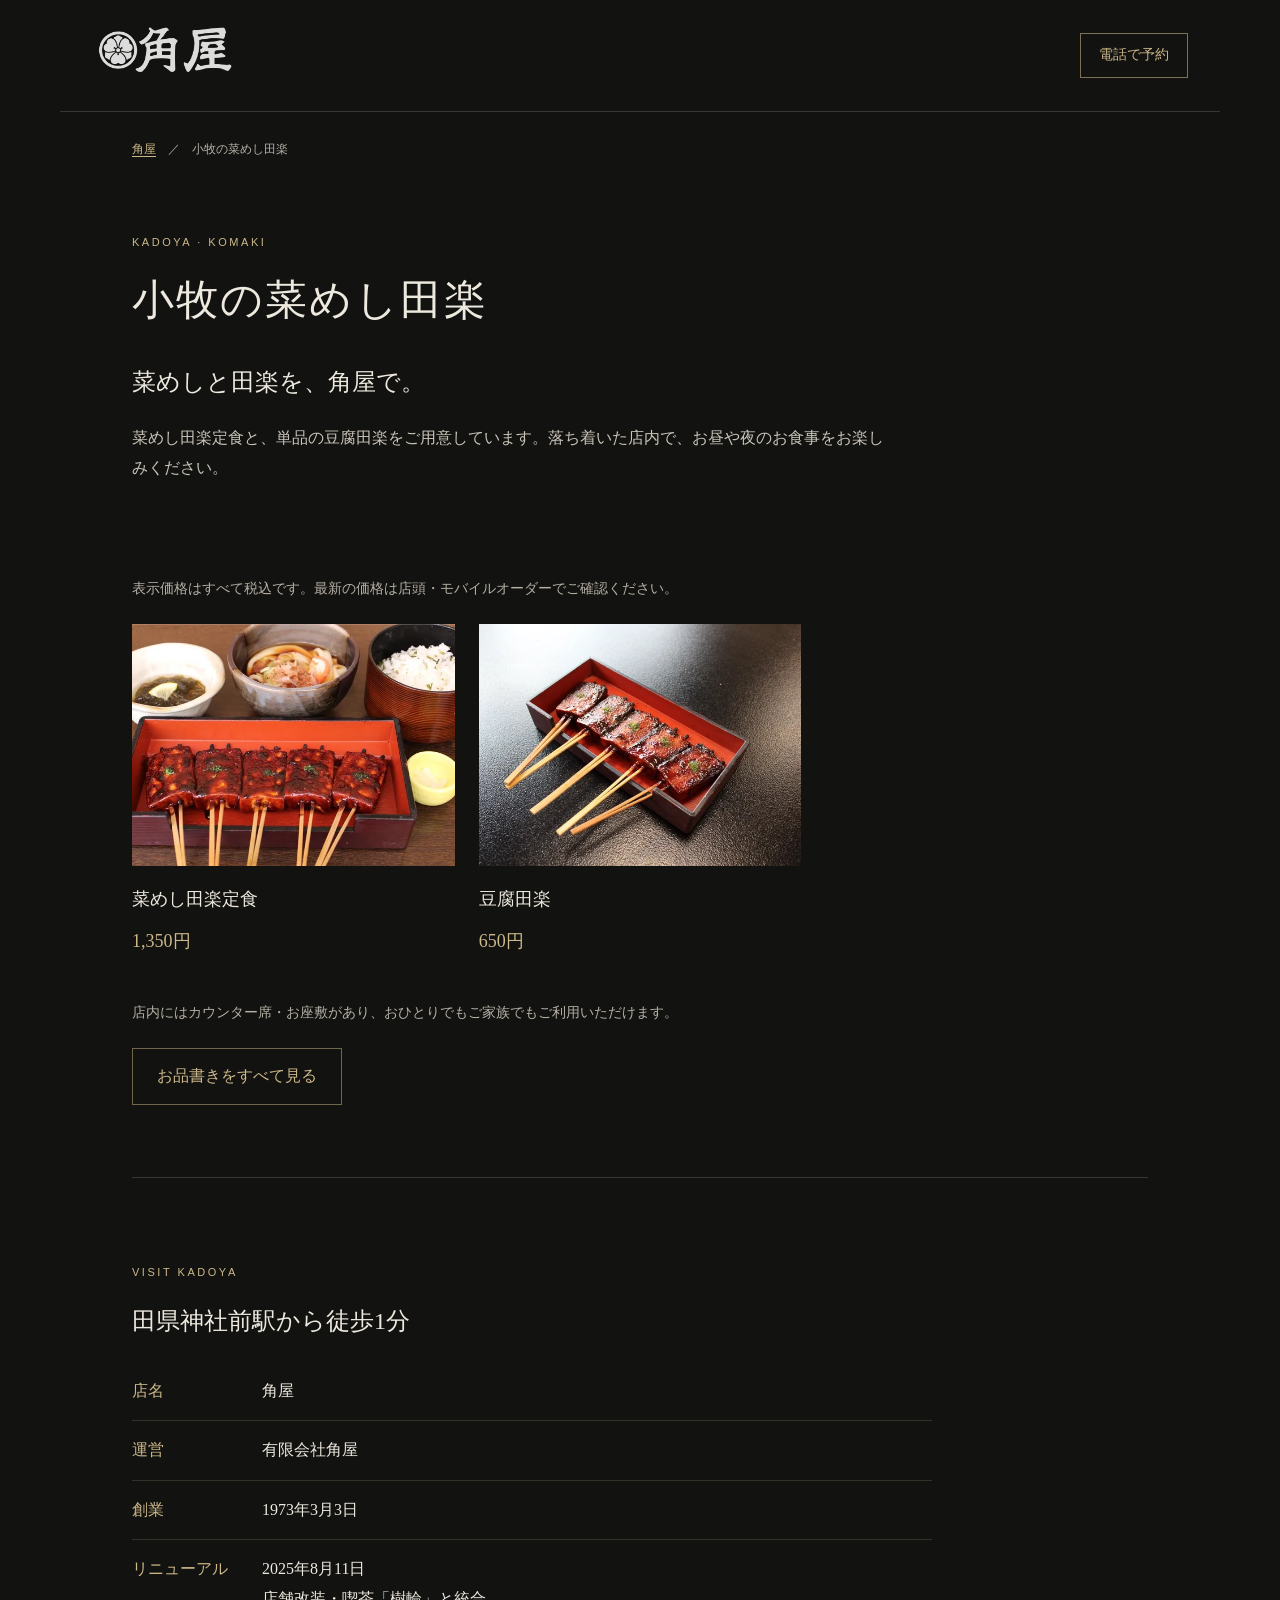
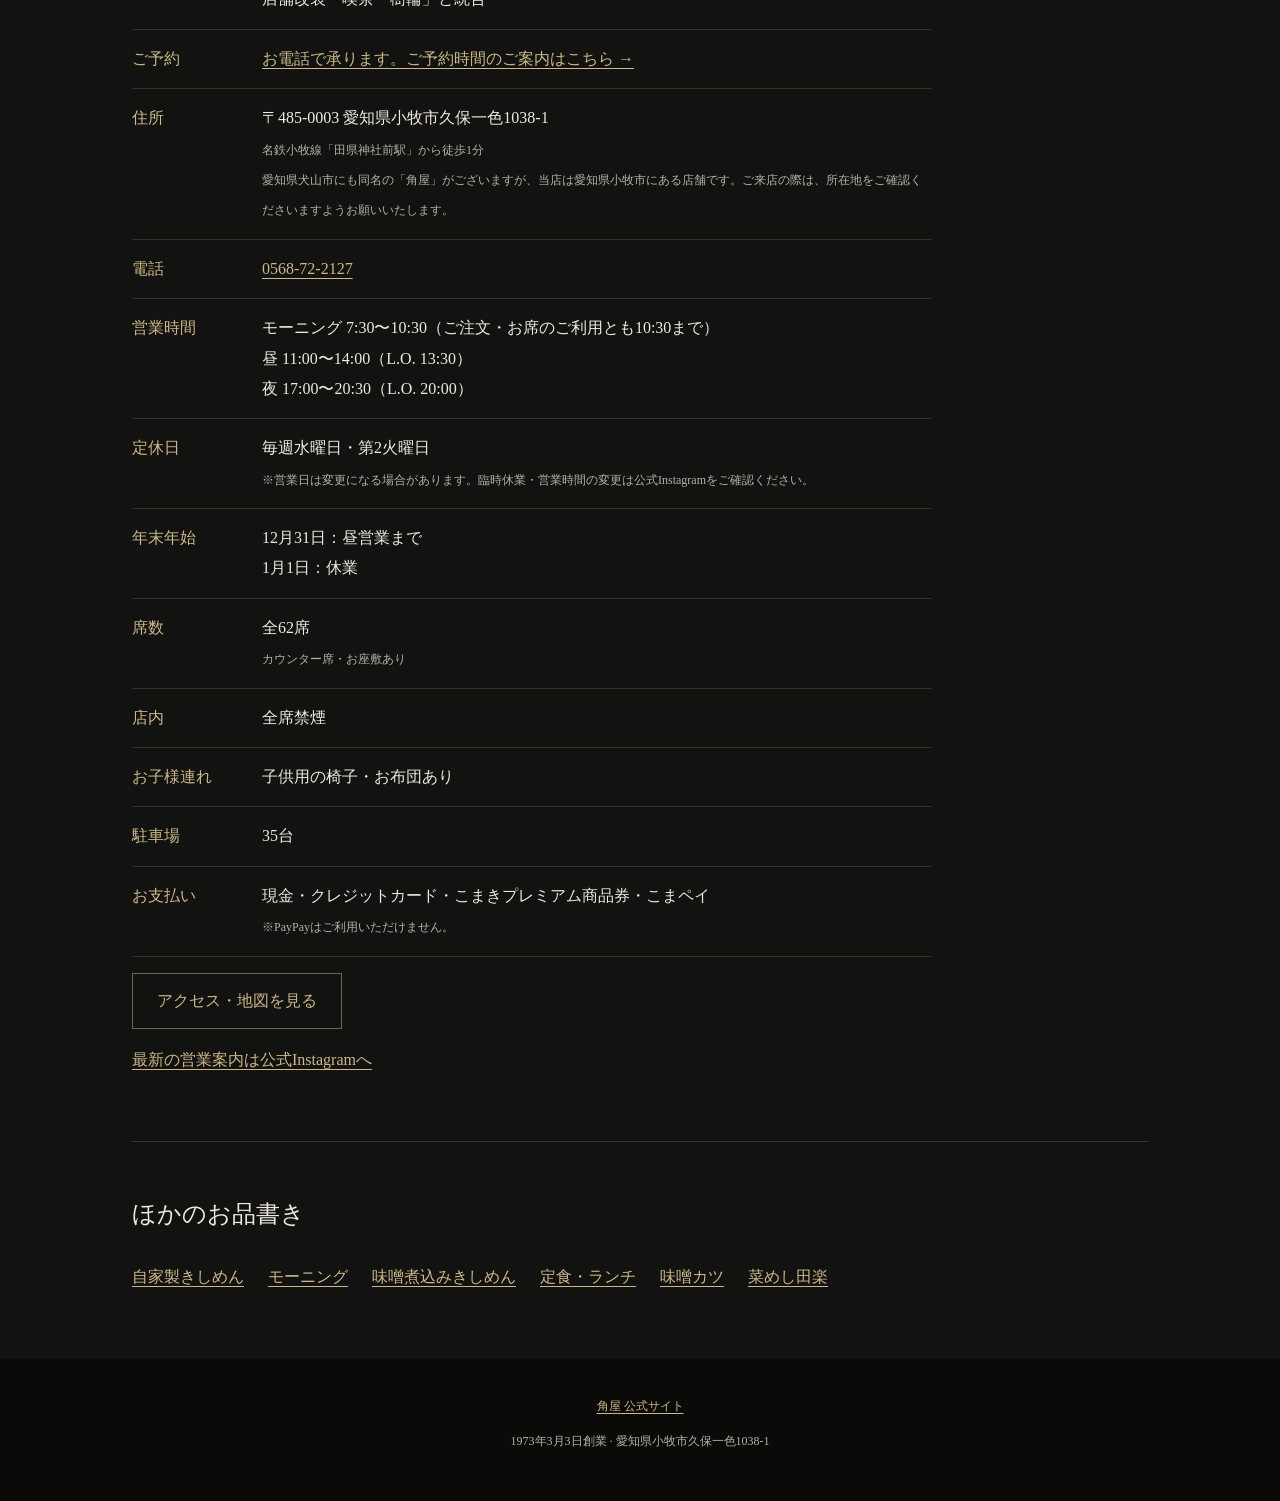
<file: dengaku/index.html>
<!doctype html>
<html lang="ja"><head><meta charset="utf-8"><meta name="viewport" content="width=device-width,initial-scale=1,viewport-fit=cover">
<title>小牧の菜めし田楽｜角屋・田県神社前駅から徒歩1分</title><meta name="description" content="小牧の菜めし田楽。菜めし田楽定食と、単品の豆腐田楽をご用意しています。落ち着いた店内で、お昼や夜のお食事をお楽しみください。">
<link rel="canonical" href="https://komaki-kadoya.com/dengaku/"><meta name="robots" content="index,follow,max-image-preview:large">
<meta property="og:type" content="website"><meta property="og:locale" content="ja_JP"><meta property="og:title" content="小牧の菜めし田楽｜角屋"><meta property="og:description" content="小牧の菜めし田楽。菜めし田楽定食と、単品の豆腐田楽をご用意しています。落ち着いた店内で、お昼や夜のお食事をお楽しみください。"><meta property="og:url" content="https://komaki-kadoya.com/dengaku/"><meta property="og:image" content="https://komaki-kadoya.com/images/dengaku-teishoku.jpg"><meta name="twitter:card" content="summary_large_image">
<link rel="icon" href="/favicon.png"><link rel="stylesheet" href="/menu-pages.css?v=b73f76776c9b">
<script type="application/ld+json">{"@context": "https://schema.org", "@graph": [{"@type": "WebPage", "@id": "https://komaki-kadoya.com/dengaku/", "name": "小牧の菜めし田楽｜角屋", "description": "小牧の菜めし田楽。菜めし田楽定食と、単品の豆腐田楽をご用意しています。落ち着いた店内で、お昼や夜のお食事をお楽しみください。", "about": {"@id": "https://komaki-kadoya.com/#restaurant"}}, {"@type": "BreadcrumbList", "itemListElement": [{"@type": "ListItem", "position": 1, "name": "角屋", "item": "https://komaki-kadoya.com/"}, {"@type": "ListItem", "position": 2, "name": "小牧の菜めし田楽", "item": "https://komaki-kadoya.com/dengaku/"}]}]}</script></head>
<body><header><a href="/" aria-label="角屋 トップへ"><img src="/images/optimized/kadoya-logo-lossless.webp" alt="角屋" width="2086" height="754"></a><a class="phone" href="tel:0568722127">電話で予約</a></header>
<main><nav class="breadcrumb" aria-label="パンくず"><a href="/">角屋</a><span>／</span><span>小牧の菜めし田楽</span></nav>
<section class="intro"><p class="eyebrow">KADOYA · KOMAKI</p><h1>小牧の菜めし田楽</h1><h2>菜めしと田楽を、角屋で。</h2><p>菜めし田楽定食と、単品の豆腐田楽をご用意しています。落ち着いた店内で、お昼や夜のお食事をお楽しみください。</p></section>
<section aria-label="料理と料金"><p class="note">表示価格はすべて税込です。最新の価格は店頭・モバイルオーダーでご確認ください。</p><div class="dishes"><article class="dish"><img src="/images/dengaku-teishoku.jpg" alt="菜めし田楽定食" loading="eager" fetchpriority="high" decoding="async" width="1400" height="990" srcset="/images/optimized/dengaku-teishoku-640.webp 640w, /images/optimized/dengaku-teishoku-1200.webp 1200w" sizes="(max-width: 650px) 46vw, (max-width: 1000px) 45vw, 420px"><h3>菜めし田楽定食</h3><p class="dish-price">1,350円</p></article><article class="dish"><img src="/images/dengaku-single.jpg" alt="豆腐田楽" loading="lazy" width="1536" height="1024" decoding="async" srcset="/images/optimized/dengaku-single-640.webp 640w, /images/optimized/dengaku-single-1200.webp 1200w" sizes="(max-width: 650px) 46vw, (max-width: 1000px) 45vw, 420px"><h3>豆腐田楽</h3><p class="dish-price">650円</p></article></div><p class="note">店内にはカウンター席・お座敷があり、おひとりでもご家族でもご利用いただけます。</p><a class="button" href="/#menu">お品書きをすべて見る</a></section>
<section class="visit"><p class="eyebrow">VISIT KADOYA</p><h2>田県神社前駅から徒歩1分</h2><dl><div><dt>店名</dt><dd>角屋</dd></div><div><dt>運営</dt><dd>有限会社角屋</dd></div><div><dt>創業</dt><dd>1973年3月3日</dd></div><div><dt>リニューアル</dt><dd>2025年8月11日<br>店舗改装・喫茶「樹輪」と統合</dd></div><div><dt>ご予約</dt><dd><a href="/#reservation">お電話で承ります。ご予約時間のご案内はこちら →</a></dd></div><div><dt>住所</dt><dd>〒485-0003 愛知県小牧市久保一色1038-1<br><small>名鉄小牧線「田県神社前駅」から徒歩1分</small><br><small>愛知県犬山市にも同名の「角屋」がございますが、当店は愛知県小牧市にある店舗です。ご来店の際は、所在地をご確認くださいますようお願いいたします。</small></dd></div><div><dt>電話</dt><dd><a href="tel:0568722127">0568-72-2127</a></dd></div><div id="hours"><dt>営業時間</dt><dd>モーニング 7:30〜10:30（ご注文・お席のご利用とも10:30まで）<br>昼 11:00〜14:00（L.O. 13:30）<br>夜 17:00〜20:30（L.O. 20:00）</dd></div><div><dt>定休日</dt><dd>毎週水曜日・第2火曜日<br><small>※営業日は変更になる場合があります。臨時休業・営業時間の変更は公式Instagramをご確認ください。</small></dd></div><div><dt>年末年始</dt><dd>12月31日：昼営業まで<br>1月1日：休業</dd></div><div><dt>席数</dt><dd>全62席<br><small>カウンター席・お座敷あり</small></dd></div><div><dt>店内</dt><dd>全席禁煙</dd></div><div><dt>お子様連れ</dt><dd>子供用の椅子・お布団あり</dd></div><div><dt>駐車場</dt><dd>35台</dd></div><div><dt>お支払い</dt><dd>現金・クレジットカード・こまきプレミアム商品券・こまペイ<br><small>※PayPayはご利用いただけません。</small></dd></div></dl><p><a class="button" href="/#access">アクセス・地図を見る</a></p><p><a href="https://www.instagram.com/komaki_kadoya/" target="_blank" rel="noopener">最新の営業案内は公式Instagramへ</a></p></section>
<section class="related"><h2>ほかのお品書き</h2><nav aria-label="料理別ページ"><a href="/kishimen/">自家製きしめん</a><a href="/morning/">モーニング</a><a href="/misonikomi/">味噌煮込みきしめん</a><a href="/teishoku/">定食・ランチ</a><a href="/misokatsu/">味噌カツ</a><a href="/dengaku/">菜めし田楽</a></nav></section></main><footer><a href="/">角屋 公式サイト</a><p>1973年3月3日創業 · 愛知県小牧市久保一色1038-1</p></footer></body></html>
</file>
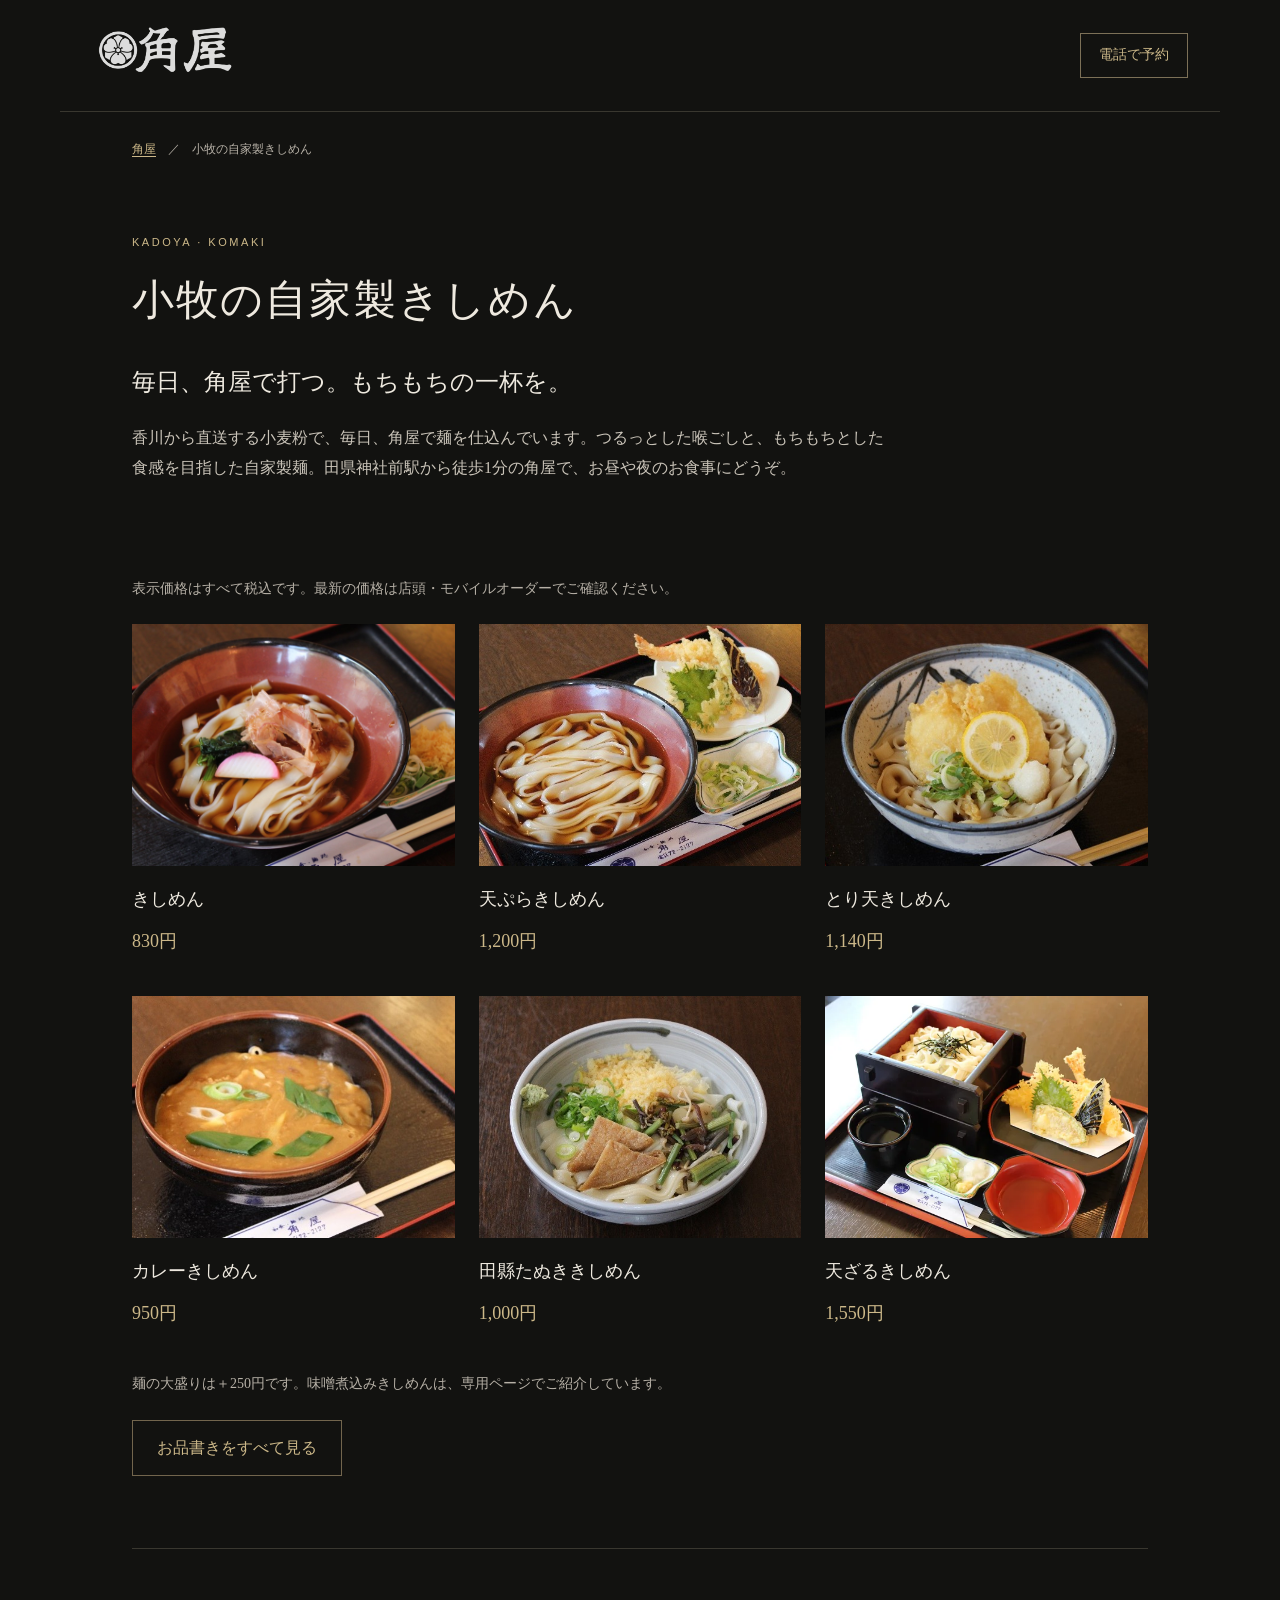
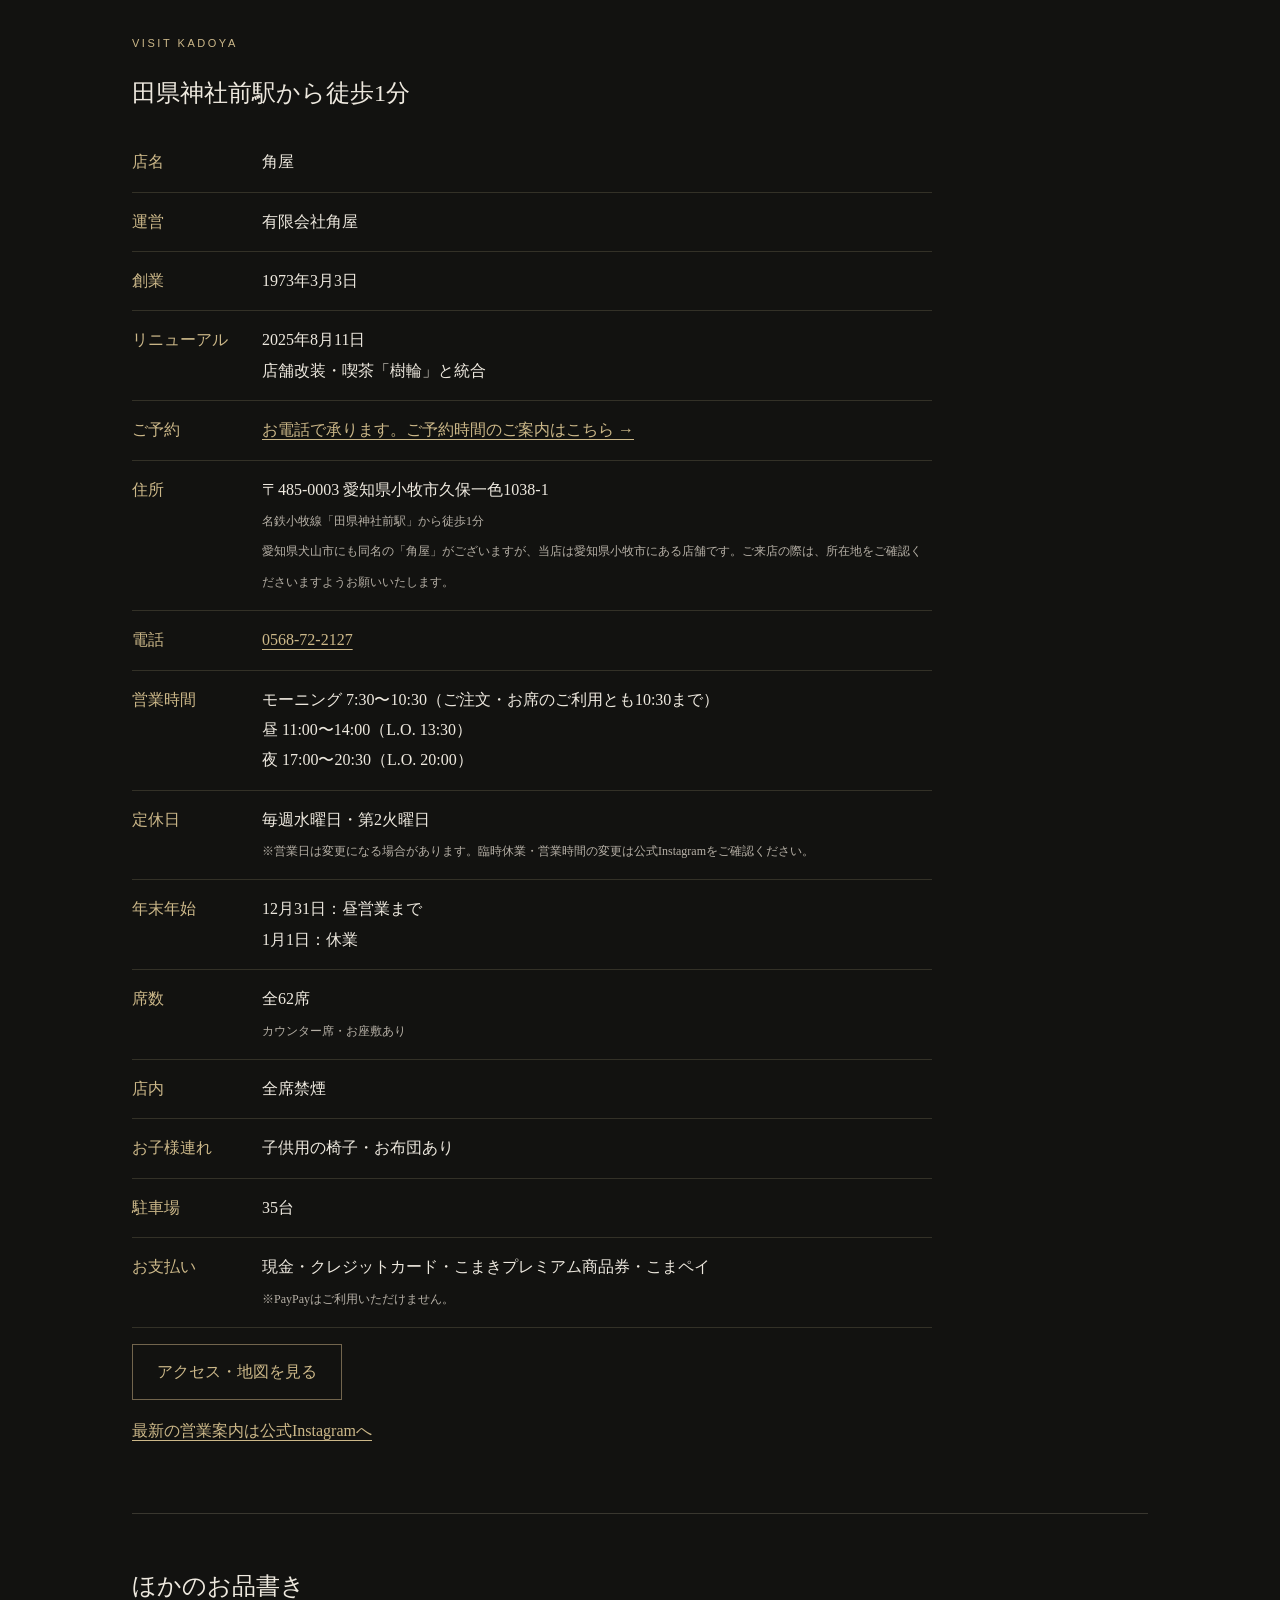
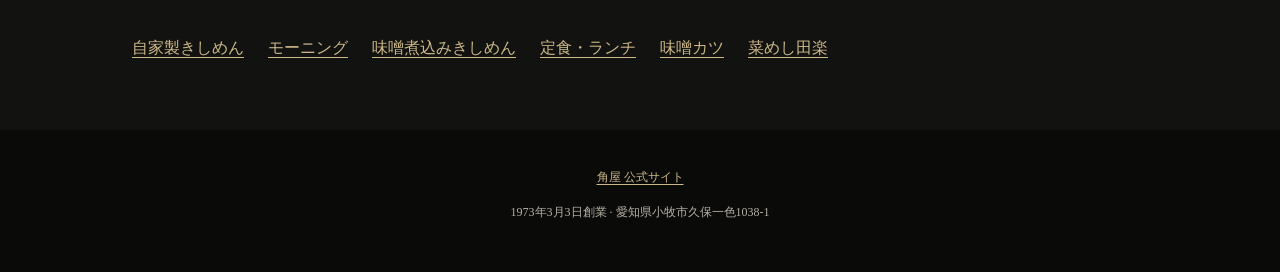
<file: kishimen/index.html>
<!doctype html>
<html lang="ja"><head><meta charset="utf-8"><meta name="viewport" content="width=device-width,initial-scale=1,viewport-fit=cover">
<title>小牧の自家製きしめん｜角屋・田県神社前駅から徒歩1分</title><meta name="description" content="小牧の自家製きしめん。香川から直送する小麦粉で、毎日、角屋で麺を仕込んでいます。つるっとした喉ごしと、もちもちとした食感を目指した自家製麺。田県神社前駅から徒歩1分の角屋で、お昼や夜のお食事にどうぞ。">
<link rel="canonical" href="https://komaki-kadoya.com/kishimen/"><meta name="robots" content="index,follow,max-image-preview:large">
<meta property="og:type" content="website"><meta property="og:locale" content="ja_JP"><meta property="og:title" content="小牧の自家製きしめん｜角屋"><meta property="og:description" content="小牧の自家製きしめん。香川から直送する小麦粉で、毎日、角屋で麺を仕込んでいます。つるっとした喉ごしと、もちもちとした食感を目指した自家製麺。田県神社前駅から徒歩1分の角屋で、お昼や夜のお食事にどうぞ。"><meta property="og:url" content="https://komaki-kadoya.com/kishimen/"><meta property="og:image" content="https://komaki-kadoya.com/images/IMG_6721.jpg"><meta name="twitter:card" content="summary_large_image">
<link rel="icon" href="/favicon.png"><link rel="stylesheet" href="/menu-pages.css?v=b73f76776c9b">
<script type="application/ld+json">{"@context": "https://schema.org", "@graph": [{"@type": "WebPage", "@id": "https://komaki-kadoya.com/kishimen/", "name": "小牧の自家製きしめん｜角屋", "description": "小牧の自家製きしめん。香川から直送する小麦粉で、毎日、角屋で麺を仕込んでいます。つるっとした喉ごしと、もちもちとした食感を目指した自家製麺。田県神社前駅から徒歩1分の角屋で、お昼や夜のお食事にどうぞ。", "about": {"@id": "https://komaki-kadoya.com/#restaurant"}}, {"@type": "BreadcrumbList", "itemListElement": [{"@type": "ListItem", "position": 1, "name": "角屋", "item": "https://komaki-kadoya.com/"}, {"@type": "ListItem", "position": 2, "name": "小牧の自家製きしめん", "item": "https://komaki-kadoya.com/kishimen/"}]}]}</script></head>
<body><header><a href="/" aria-label="角屋 トップへ"><img src="/images/optimized/kadoya-logo-lossless.webp" alt="角屋" width="2086" height="754"></a><a class="phone" href="tel:0568722127">電話で予約</a></header>
<main><nav class="breadcrumb" aria-label="パンくず"><a href="/">角屋</a><span>／</span><span>小牧の自家製きしめん</span></nav>
<section class="intro"><p class="eyebrow">KADOYA · KOMAKI</p><h1>小牧の自家製きしめん</h1><h2>毎日、角屋で打つ。もちもちの一杯を。</h2><p>香川から直送する小麦粉で、毎日、角屋で麺を仕込んでいます。つるっとした喉ごしと、もちもちとした食感を目指した自家製麺。田県神社前駅から徒歩1分の角屋で、お昼や夜のお食事にどうぞ。</p></section>
<section aria-label="料理と料金"><p class="note">表示価格はすべて税込です。最新の価格は店頭・モバイルオーダーでご確認ください。</p><div class="dishes"><article class="dish"><img src="/images/IMG_6721.jpg" alt="きしめん" loading="eager" fetchpriority="high" width="1536" height="1024" decoding="async"><h3>きしめん</h3><p class="dish-price">830円</p></article><article class="dish"><img src="/images/menu-16-tempura-kishimen.jpg" alt="天ぷらきしめん" loading="lazy" width="611" height="389" decoding="async"><h3>天ぷらきしめん</h3><p class="dish-price">1,200円</p></article><article class="dish"><img src="/images/menu-17-toriten-kishimen.jpg" alt="とり天きしめん" loading="lazy" width="553" height="404" decoding="async"><h3>とり天きしめん</h3><p class="dish-price">1,140円</p></article><article class="dish"><img src="/images/menu-19-curry-kishimen.jpg" alt="カレーきしめん" loading="lazy" width="609" height="406" decoding="async"><h3>カレーきしめん</h3><p class="dish-price">950円</p></article><article class="dish"><img src="/images/menu-15-tanagata-tanuki.jpg" alt="田縣たぬききしめん" loading="lazy" width="618" height="403" decoding="async"><h3>田縣たぬききしめん</h3><p class="dish-price">1,000円</p></article><article class="dish"><img src="/images/tenzaru-kishimen.jpg" alt="天ざるきしめん" loading="lazy" decoding="async" width="1536" height="1024" srcset="/images/optimized/tenzaru-kishimen-640.webp 640w, /images/optimized/tenzaru-kishimen-1200.webp 1200w" sizes="(max-width: 650px) 46vw, (max-width: 1000px) 45vw, 420px"><h3>天ざるきしめん</h3><p class="dish-price">1,550円</p></article></div><p class="note">麺の大盛りは＋250円です。味噌煮込みきしめんは、専用ページでご紹介しています。</p><a class="button" href="/#menu">お品書きをすべて見る</a></section>
<section class="visit"><p class="eyebrow">VISIT KADOYA</p><h2>田県神社前駅から徒歩1分</h2><dl><div><dt>店名</dt><dd>角屋</dd></div><div><dt>運営</dt><dd>有限会社角屋</dd></div><div><dt>創業</dt><dd>1973年3月3日</dd></div><div><dt>リニューアル</dt><dd>2025年8月11日<br>店舗改装・喫茶「樹輪」と統合</dd></div><div><dt>ご予約</dt><dd><a href="/#reservation">お電話で承ります。ご予約時間のご案内はこちら →</a></dd></div><div><dt>住所</dt><dd>〒485-0003 愛知県小牧市久保一色1038-1<br><small>名鉄小牧線「田県神社前駅」から徒歩1分</small><br><small>愛知県犬山市にも同名の「角屋」がございますが、当店は愛知県小牧市にある店舗です。ご来店の際は、所在地をご確認くださいますようお願いいたします。</small></dd></div><div><dt>電話</dt><dd><a href="tel:0568722127">0568-72-2127</a></dd></div><div id="hours"><dt>営業時間</dt><dd>モーニング 7:30〜10:30（ご注文・お席のご利用とも10:30まで）<br>昼 11:00〜14:00（L.O. 13:30）<br>夜 17:00〜20:30（L.O. 20:00）</dd></div><div><dt>定休日</dt><dd>毎週水曜日・第2火曜日<br><small>※営業日は変更になる場合があります。臨時休業・営業時間の変更は公式Instagramをご確認ください。</small></dd></div><div><dt>年末年始</dt><dd>12月31日：昼営業まで<br>1月1日：休業</dd></div><div><dt>席数</dt><dd>全62席<br><small>カウンター席・お座敷あり</small></dd></div><div><dt>店内</dt><dd>全席禁煙</dd></div><div><dt>お子様連れ</dt><dd>子供用の椅子・お布団あり</dd></div><div><dt>駐車場</dt><dd>35台</dd></div><div><dt>お支払い</dt><dd>現金・クレジットカード・こまきプレミアム商品券・こまペイ<br><small>※PayPayはご利用いただけません。</small></dd></div></dl><p><a class="button" href="/#access">アクセス・地図を見る</a></p><p><a href="https://www.instagram.com/komaki_kadoya/" target="_blank" rel="noopener">最新の営業案内は公式Instagramへ</a></p></section>
<section class="related"><h2>ほかのお品書き</h2><nav aria-label="料理別ページ"><a href="/kishimen/">自家製きしめん</a><a href="/morning/">モーニング</a><a href="/misonikomi/">味噌煮込みきしめん</a><a href="/teishoku/">定食・ランチ</a><a href="/misokatsu/">味噌カツ</a><a href="/dengaku/">菜めし田楽</a></nav></section></main><footer><a href="/">角屋 公式サイト</a><p>1973年3月3日創業 · 愛知県小牧市久保一色1038-1</p></footer></body></html>
</file>
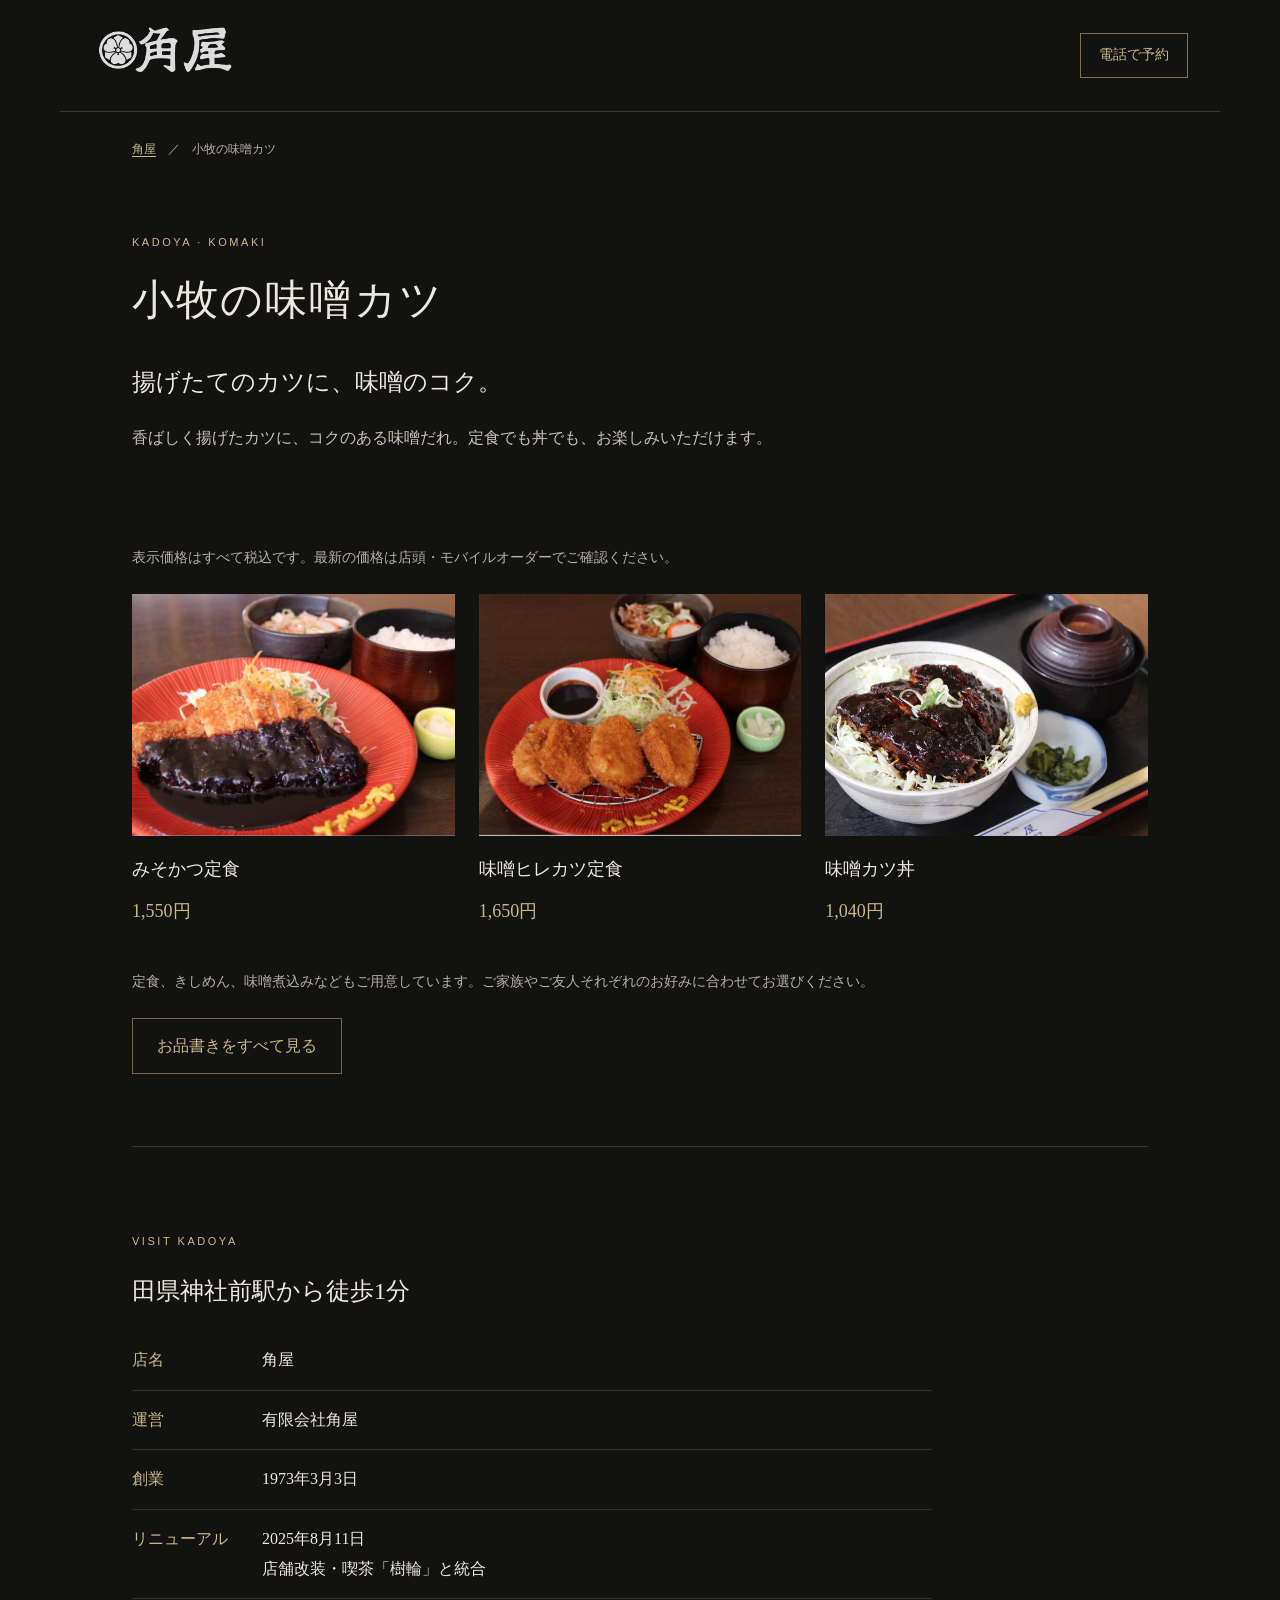
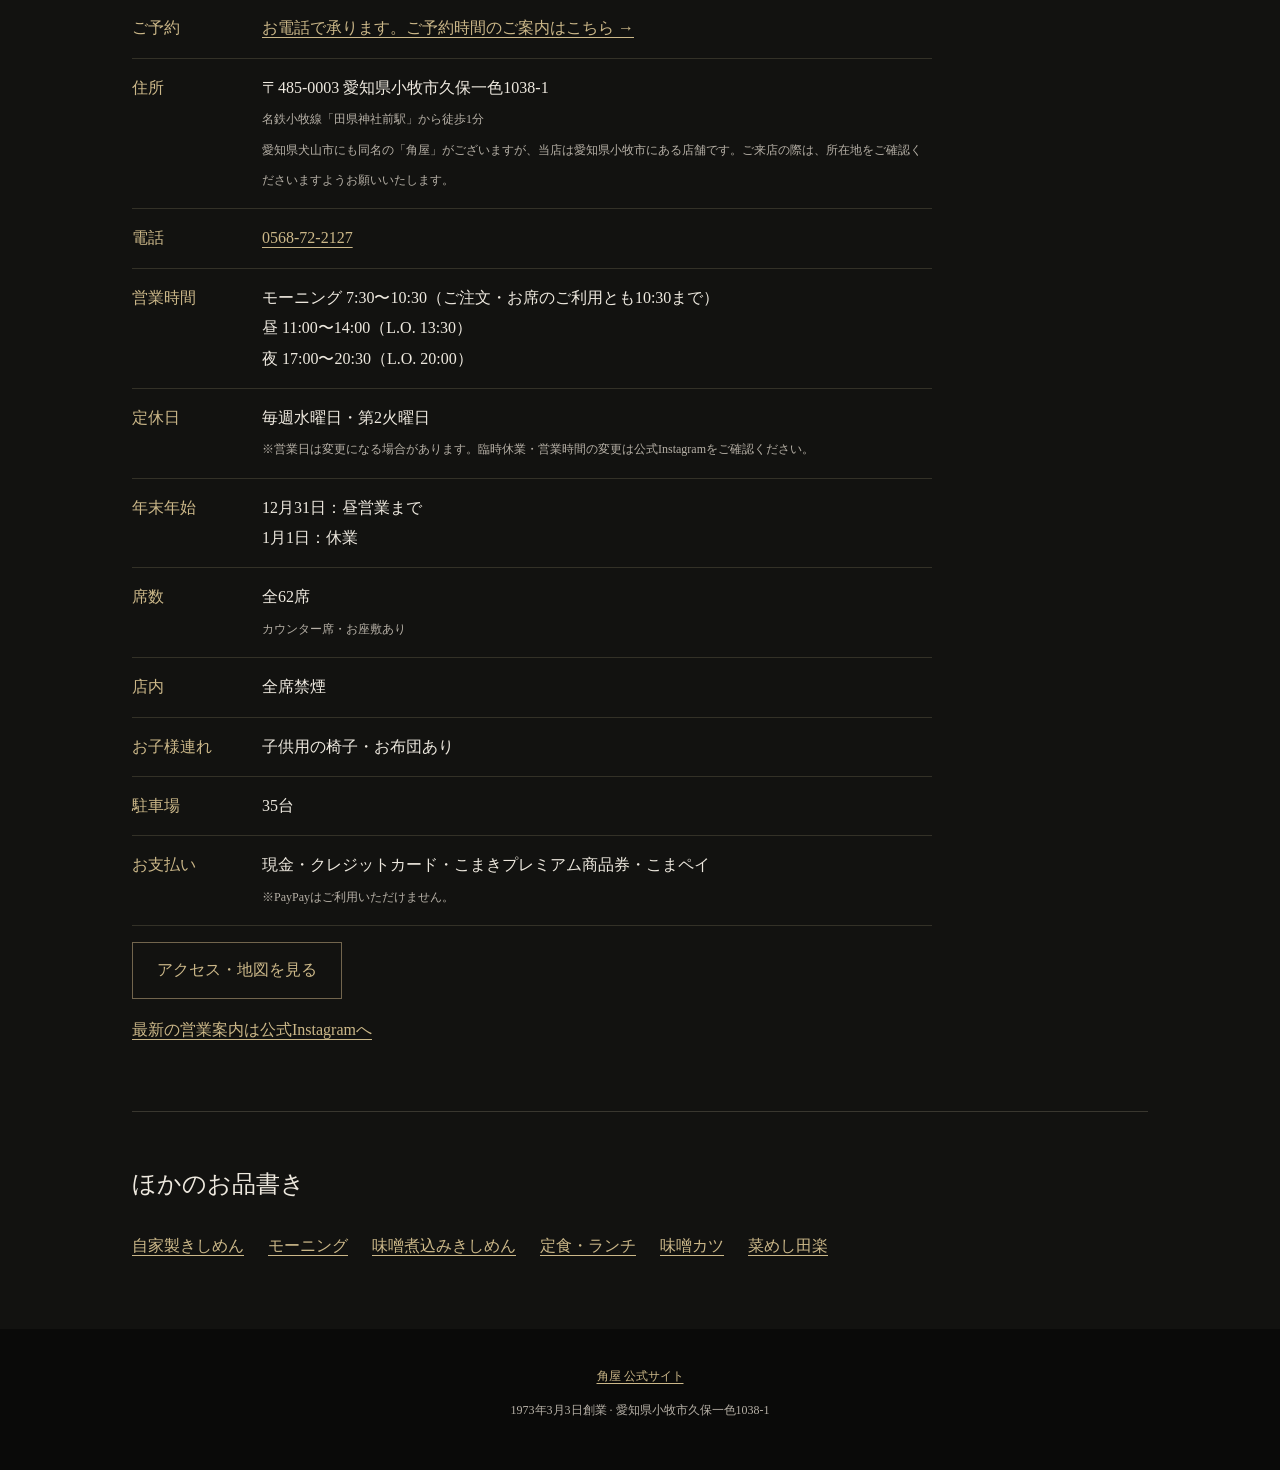
<file: misokatsu/index.html>
<!doctype html>
<html lang="ja"><head><meta charset="utf-8"><meta name="viewport" content="width=device-width,initial-scale=1,viewport-fit=cover">
<title>小牧の味噌カツ｜角屋・田県神社前駅から徒歩1分</title><meta name="description" content="愛知県小牧市・角屋の味噌カツ。香ばしく揚げたカツとコクのある味噌だれを、定食や丼でお楽しみいただけます。田県神社前駅から徒歩1分。">
<link rel="canonical" href="https://komaki-kadoya.com/misokatsu/"><meta name="robots" content="index,follow,max-image-preview:large">
<meta property="og:type" content="website"><meta property="og:locale" content="ja_JP"><meta property="og:title" content="小牧の味噌カツ｜角屋"><meta property="og:description" content="愛知県小牧市・角屋の味噌カツ。香ばしく揚げたカツとコクのある味噌だれを、定食や丼でお楽しみいただけます。田県神社前駅から徒歩1分。"><meta property="og:url" content="https://komaki-kadoya.com/misokatsu/"><meta property="og:image" content="https://komaki-kadoya.com/images/IMG_6848.jpg"><meta name="twitter:card" content="summary_large_image">
<link rel="icon" href="/favicon.png"><link rel="stylesheet" href="/menu-pages.css?v=b73f76776c9b">
<script type="application/ld+json">{"@context": "https://schema.org", "@graph": [{"@type": "WebPage", "@id": "https://komaki-kadoya.com/misokatsu/", "name": "小牧の味噌カツ｜角屋", "description": "愛知県小牧市・角屋の味噌カツ。香ばしく揚げたカツとコクのある味噌だれを、定食や丼でお楽しみいただけます。田県神社前駅から徒歩1分。", "about": {"@id": "https://komaki-kadoya.com/#restaurant"}}, {"@type": "BreadcrumbList", "itemListElement": [{"@type": "ListItem", "position": 1, "name": "角屋", "item": "https://komaki-kadoya.com/"}, {"@type": "ListItem", "position": 2, "name": "小牧の味噌カツ", "item": "https://komaki-kadoya.com/misokatsu/"}]}]}</script></head>
<body><header><a href="/" aria-label="角屋 トップへ"><img src="/images/optimized/kadoya-logo-lossless.webp" alt="角屋" width="2086" height="754"></a><a class="phone" href="tel:0568722127">電話で予約</a></header>
<main><nav class="breadcrumb" aria-label="パンくず"><a href="/">角屋</a><span>／</span><span>小牧の味噌カツ</span></nav>
<section class="intro"><p class="eyebrow">KADOYA · KOMAKI</p><h1>小牧の味噌カツ</h1><h2>揚げたてのカツに、味噌のコク。</h2><p>香ばしく揚げたカツに、コクのある味噌だれ。定食でも丼でも、お楽しみいただけます。</p></section>
<section aria-label="料理と料金"><p class="note">表示価格はすべて税込です。最新の価格は店頭・モバイルオーダーでご確認ください。</p><div class="dishes"><article class="dish"><img src="/images/IMG_6848.jpg" alt="みそかつ定食" loading="eager" fetchpriority="high" width="1404" height="993" decoding="async"><h3>みそかつ定食</h3><p class="dish-price">1,550円</p></article><article class="dish"><img src="/images/hirekatsu-teishoku.jpg" alt="味噌ヒレカツ定食" loading="lazy" decoding="async" width="1402" height="993"><h3>味噌ヒレカツ定食</h3><p class="dish-price">1,650円</p></article><article class="dish"><img src="/images/miso-katsudon.jpg" alt="味噌カツ丼" loading="lazy" decoding="async" width="1536" height="1024" srcset="/images/optimized/miso-katsudon-640.webp 640w, /images/optimized/miso-katsudon-1200.webp 1200w" sizes="(max-width: 650px) 46vw, (max-width: 1000px) 45vw, 420px"><h3>味噌カツ丼</h3><p class="dish-price">1,040円</p></article></div><p class="note">定食、きしめん、味噌煮込みなどもご用意しています。ご家族やご友人それぞれのお好みに合わせてお選びください。</p><a class="button" href="/#menu">お品書きをすべて見る</a></section>
<section class="visit"><p class="eyebrow">VISIT KADOYA</p><h2>田県神社前駅から徒歩1分</h2><dl><div><dt>店名</dt><dd>角屋</dd></div><div><dt>運営</dt><dd>有限会社角屋</dd></div><div><dt>創業</dt><dd>1973年3月3日</dd></div><div><dt>リニューアル</dt><dd>2025年8月11日<br>店舗改装・喫茶「樹輪」と統合</dd></div><div><dt>ご予約</dt><dd><a href="/#reservation">お電話で承ります。ご予約時間のご案内はこちら →</a></dd></div><div><dt>住所</dt><dd>〒485-0003 愛知県小牧市久保一色1038-1<br><small>名鉄小牧線「田県神社前駅」から徒歩1分</small><br><small>愛知県犬山市にも同名の「角屋」がございますが、当店は愛知県小牧市にある店舗です。ご来店の際は、所在地をご確認くださいますようお願いいたします。</small></dd></div><div><dt>電話</dt><dd><a href="tel:0568722127">0568-72-2127</a></dd></div><div id="hours"><dt>営業時間</dt><dd>モーニング 7:30〜10:30（ご注文・お席のご利用とも10:30まで）<br>昼 11:00〜14:00（L.O. 13:30）<br>夜 17:00〜20:30（L.O. 20:00）</dd></div><div><dt>定休日</dt><dd>毎週水曜日・第2火曜日<br><small>※営業日は変更になる場合があります。臨時休業・営業時間の変更は公式Instagramをご確認ください。</small></dd></div><div><dt>年末年始</dt><dd>12月31日：昼営業まで<br>1月1日：休業</dd></div><div><dt>席数</dt><dd>全62席<br><small>カウンター席・お座敷あり</small></dd></div><div><dt>店内</dt><dd>全席禁煙</dd></div><div><dt>お子様連れ</dt><dd>子供用の椅子・お布団あり</dd></div><div><dt>駐車場</dt><dd>35台</dd></div><div><dt>お支払い</dt><dd>現金・クレジットカード・こまきプレミアム商品券・こまペイ<br><small>※PayPayはご利用いただけません。</small></dd></div></dl><p><a class="button" href="/#access">アクセス・地図を見る</a></p><p><a href="https://www.instagram.com/komaki_kadoya/" target="_blank" rel="noopener">最新の営業案内は公式Instagramへ</a></p></section>
<section class="related"><h2>ほかのお品書き</h2><nav aria-label="料理別ページ"><a href="/kishimen/">自家製きしめん</a><a href="/morning/">モーニング</a><a href="/misonikomi/">味噌煮込みきしめん</a><a href="/teishoku/">定食・ランチ</a><a href="/misokatsu/">味噌カツ</a><a href="/dengaku/">菜めし田楽</a></nav></section></main><footer><a href="/">角屋 公式サイト</a><p>1973年3月3日創業 · 愛知県小牧市久保一色1038-1</p></footer></body></html>
</file>
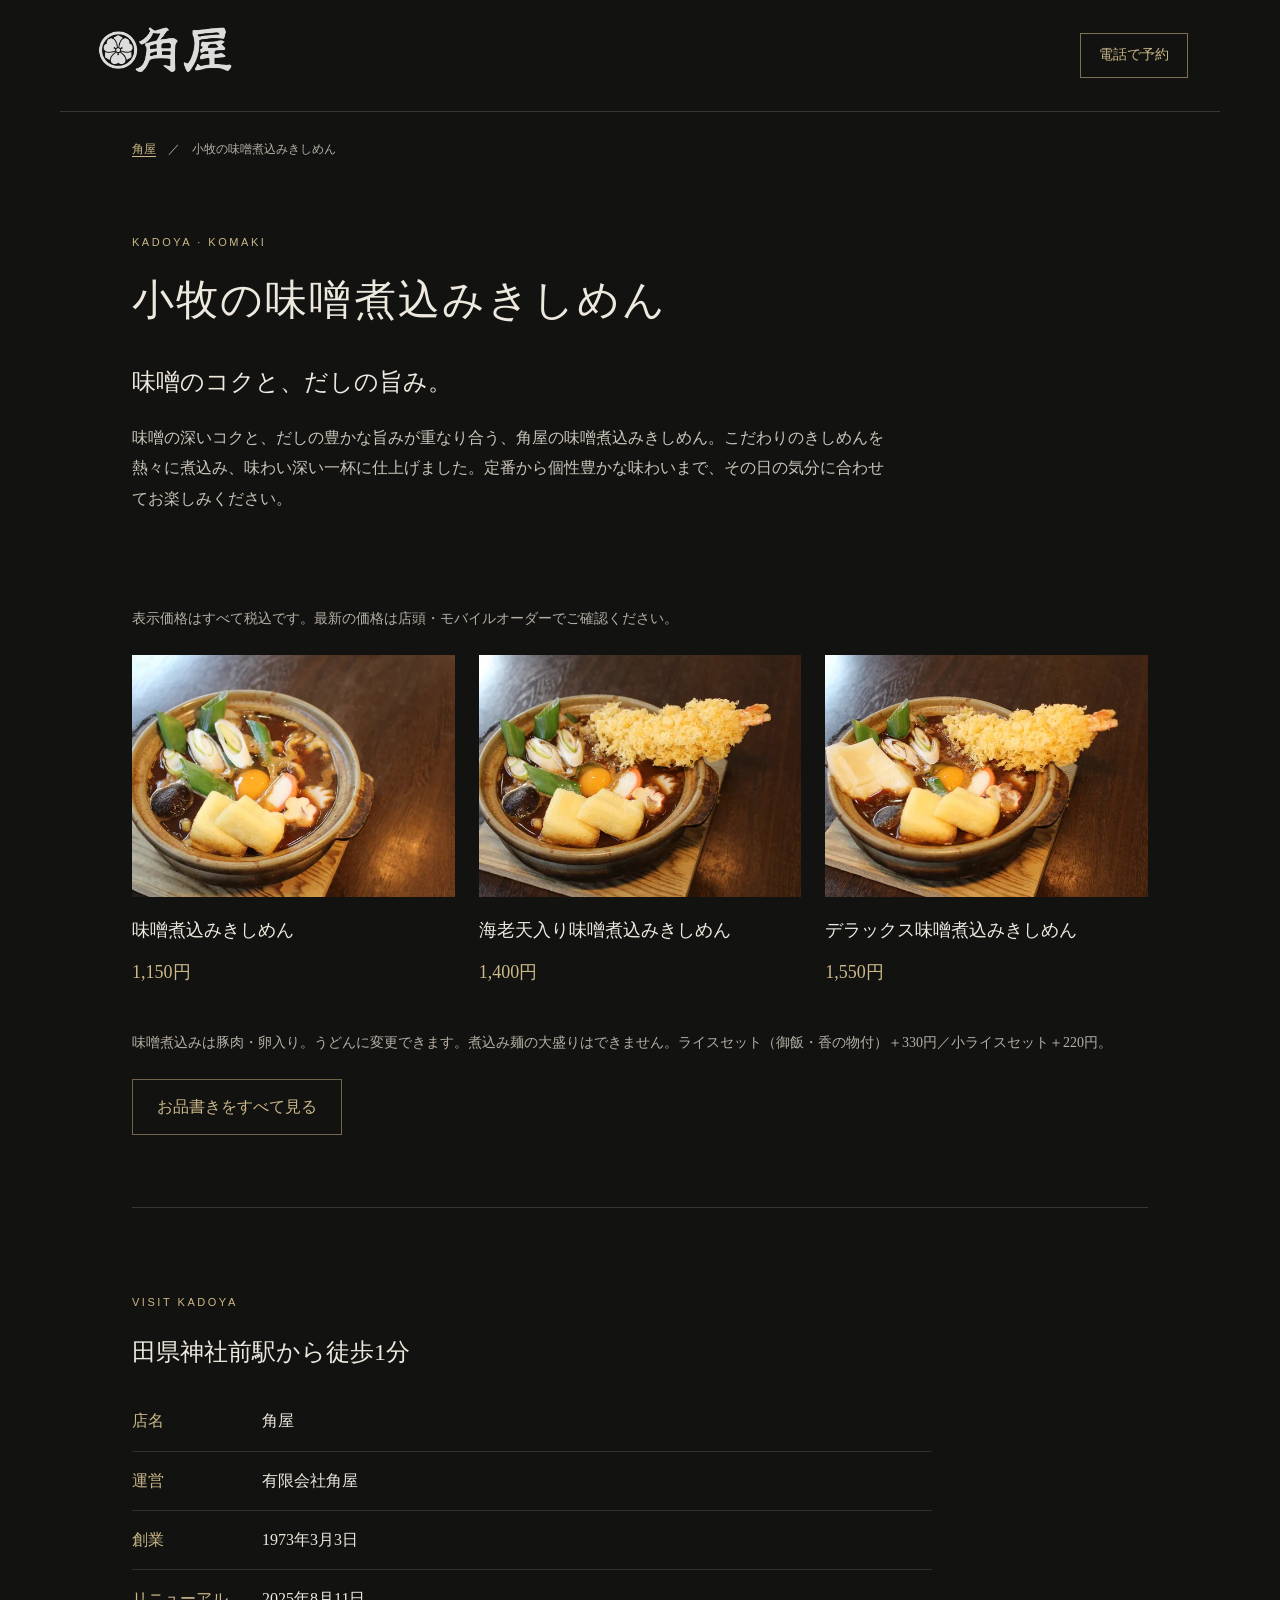
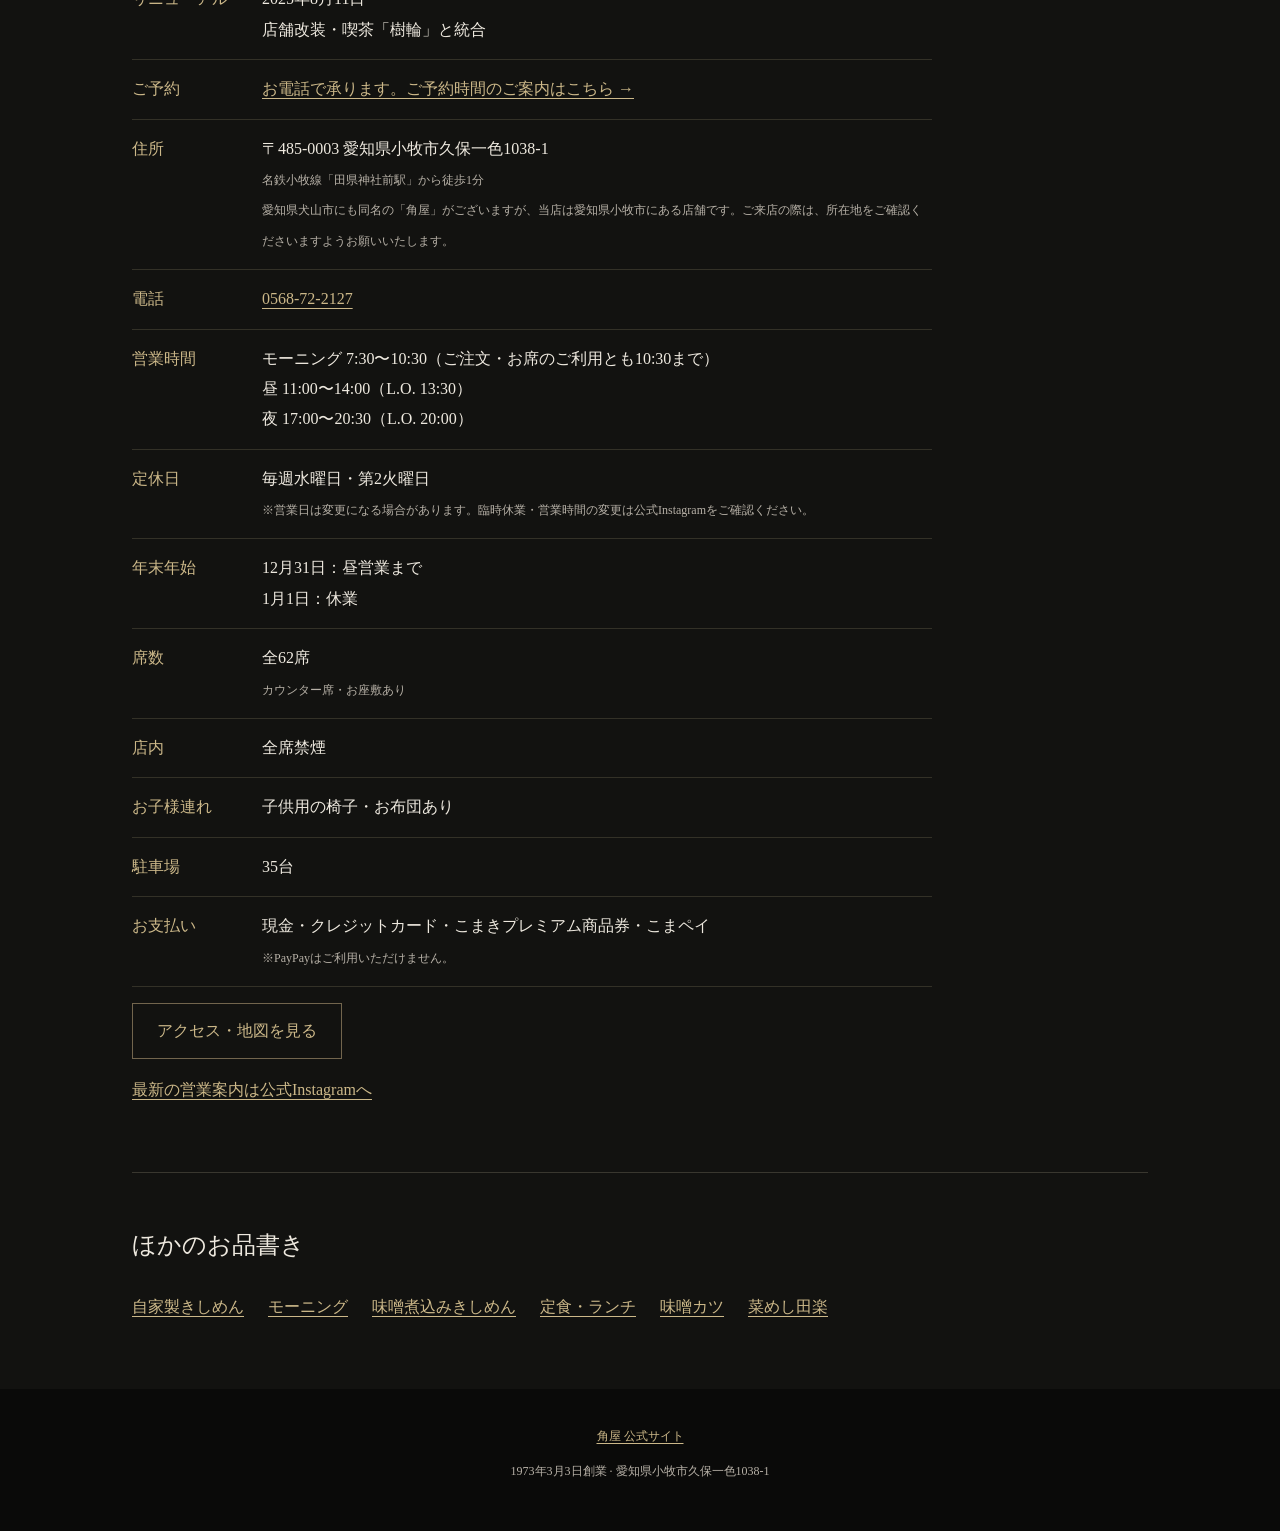
<file: misonikomi/index.html>
<!doctype html>
<html lang="ja"><head><meta charset="utf-8"><meta name="viewport" content="width=device-width,initial-scale=1,viewport-fit=cover">
<title>小牧の味噌煮込みきしめん｜角屋・田県神社前駅から徒歩1分</title><meta name="description" content="小牧・角屋の味噌煮込みきしめん。味噌の深いコクと、だしの豊かな旨み。こだわりのきしめんを熱々に煮込み、定番から個性豊かな味わいまでお楽しみいただけます。">
<link rel="canonical" href="https://komaki-kadoya.com/misonikomi/"><meta name="robots" content="index,follow,max-image-preview:large">
<meta property="og:type" content="website"><meta property="og:locale" content="ja_JP"><meta property="og:title" content="小牧の味噌煮込みきしめん｜角屋"><meta property="og:description" content="小牧・角屋の味噌煮込みきしめん。味噌の深いコクと、だしの豊かな旨み。こだわりのきしめんを熱々に煮込み、定番から個性豊かな味わいまでお楽しみいただけます。"><meta property="og:url" content="https://komaki-kadoya.com/misonikomi/"><meta property="og:image" content="https://komaki-kadoya.com/images/miso-kishimen.jpg"><meta name="twitter:card" content="summary_large_image">
<link rel="icon" href="/favicon.png"><link rel="stylesheet" href="/menu-pages.css?v=b73f76776c9b">
<script type="application/ld+json">{"@context": "https://schema.org", "@graph": [{"@type": "WebPage", "@id": "https://komaki-kadoya.com/misonikomi/", "name": "小牧の味噌煮込みきしめん｜角屋", "description": "小牧・角屋の味噌煮込みきしめん。味噌の深いコクと、だしの豊かな旨み。こだわりのきしめんを熱々に煮込み、定番から個性豊かな味わいまでお楽しみいただけます。", "about": {"@id": "https://komaki-kadoya.com/#restaurant"}}, {"@type": "BreadcrumbList", "itemListElement": [{"@type": "ListItem", "position": 1, "name": "角屋", "item": "https://komaki-kadoya.com/"}, {"@type": "ListItem", "position": 2, "name": "小牧の味噌煮込みきしめん", "item": "https://komaki-kadoya.com/misonikomi/"}]}]}</script></head>
<body><header><a href="/" aria-label="角屋 トップへ"><img src="/images/optimized/kadoya-logo-lossless.webp" alt="角屋" width="2086" height="754"></a><a class="phone" href="tel:0568722127">電話で予約</a></header>
<main><nav class="breadcrumb" aria-label="パンくず"><a href="/">角屋</a><span>／</span><span>小牧の味噌煮込みきしめん</span></nav>
<section class="intro"><p class="eyebrow">KADOYA · KOMAKI</p><h1>小牧の味噌煮込みきしめん</h1><h2>味噌のコクと、だしの旨み。</h2><p>味噌の深いコクと、だしの豊かな旨みが重なり合う、角屋の味噌煮込みきしめん。こだわりのきしめんを熱々に煮込み、味わい深い一杯に仕上げました。定番から個性豊かな味わいまで、その日の気分に合わせてお楽しみください。</p></section>
<section aria-label="料理と料金"><p class="note">表示価格はすべて税込です。最新の価格は店頭・モバイルオーダーでご確認ください。</p><div class="dishes"><article class="dish"><img src="/images/miso-kishimen.jpg" alt="味噌煮込みきしめん" width="1536" height="1024" loading="eager" fetchpriority="high" decoding="async" srcset="/images/optimized/miso-kishimen-640.webp 640w, /images/optimized/miso-kishimen-1200.webp 1200w" sizes="(max-width: 650px) 46vw, (max-width: 1000px) 45vw, 420px"><h3>味噌煮込みきしめん</h3><p class="dish-price">1,150円</p></article><article class="dish"><img src="/images/miso-ebiten.jpg" alt="海老天入り味噌煮込みきしめん" width="1536" height="1024" loading="lazy" decoding="async" srcset="/images/optimized/miso-ebiten-640.webp 640w, /images/optimized/miso-ebiten-1200.webp 1200w" sizes="(max-width: 650px) 46vw, (max-width: 1000px) 45vw, 420px"><h3>海老天入り味噌煮込みきしめん</h3><p class="dish-price">1,400円</p></article><article class="dish"><img src="/images/miso-deluxe.jpg" alt="デラックス味噌煮込みきしめん" width="1536" height="1024" loading="lazy" decoding="async" srcset="/images/optimized/miso-deluxe-640.webp 640w, /images/optimized/miso-deluxe-1200.webp 1200w" sizes="(max-width: 650px) 46vw, (max-width: 1000px) 45vw, 420px"><h3>デラックス味噌煮込みきしめん</h3><p class="dish-price">1,550円</p></article></div><p class="note">味噌煮込みは豚肉・卵入り。うどんに変更できます。煮込み麺の大盛りはできません。ライスセット（御飯・香の物付）＋330円／小ライスセット＋220円。</p><a class="button" href="/#menu">お品書きをすべて見る</a></section>
<section class="visit"><p class="eyebrow">VISIT KADOYA</p><h2>田県神社前駅から徒歩1分</h2><dl><div><dt>店名</dt><dd>角屋</dd></div><div><dt>運営</dt><dd>有限会社角屋</dd></div><div><dt>創業</dt><dd>1973年3月3日</dd></div><div><dt>リニューアル</dt><dd>2025年8月11日<br>店舗改装・喫茶「樹輪」と統合</dd></div><div><dt>ご予約</dt><dd><a href="/#reservation">お電話で承ります。ご予約時間のご案内はこちら →</a></dd></div><div><dt>住所</dt><dd>〒485-0003 愛知県小牧市久保一色1038-1<br><small>名鉄小牧線「田県神社前駅」から徒歩1分</small><br><small>愛知県犬山市にも同名の「角屋」がございますが、当店は愛知県小牧市にある店舗です。ご来店の際は、所在地をご確認くださいますようお願いいたします。</small></dd></div><div><dt>電話</dt><dd><a href="tel:0568722127">0568-72-2127</a></dd></div><div id="hours"><dt>営業時間</dt><dd>モーニング 7:30〜10:30（ご注文・お席のご利用とも10:30まで）<br>昼 11:00〜14:00（L.O. 13:30）<br>夜 17:00〜20:30（L.O. 20:00）</dd></div><div><dt>定休日</dt><dd>毎週水曜日・第2火曜日<br><small>※営業日は変更になる場合があります。臨時休業・営業時間の変更は公式Instagramをご確認ください。</small></dd></div><div><dt>年末年始</dt><dd>12月31日：昼営業まで<br>1月1日：休業</dd></div><div><dt>席数</dt><dd>全62席<br><small>カウンター席・お座敷あり</small></dd></div><div><dt>店内</dt><dd>全席禁煙</dd></div><div><dt>お子様連れ</dt><dd>子供用の椅子・お布団あり</dd></div><div><dt>駐車場</dt><dd>35台</dd></div><div><dt>お支払い</dt><dd>現金・クレジットカード・こまきプレミアム商品券・こまペイ<br><small>※PayPayはご利用いただけません。</small></dd></div></dl><p><a class="button" href="/#access">アクセス・地図を見る</a></p><p><a href="https://www.instagram.com/komaki_kadoya/" target="_blank" rel="noopener">最新の営業案内は公式Instagramへ</a></p></section>
<section class="related"><h2>ほかのお品書き</h2><nav aria-label="料理別ページ"><a href="/kishimen/">自家製きしめん</a><a href="/morning/">モーニング</a><a href="/misonikomi/">味噌煮込みきしめん</a><a href="/teishoku/">定食・ランチ</a><a href="/misokatsu/">味噌カツ</a><a href="/dengaku/">菜めし田楽</a></nav></section></main><footer><a href="/">角屋 公式サイト</a><p>1973年3月3日創業 · 愛知県小牧市久保一色1038-1</p></footer></body></html>
</file>
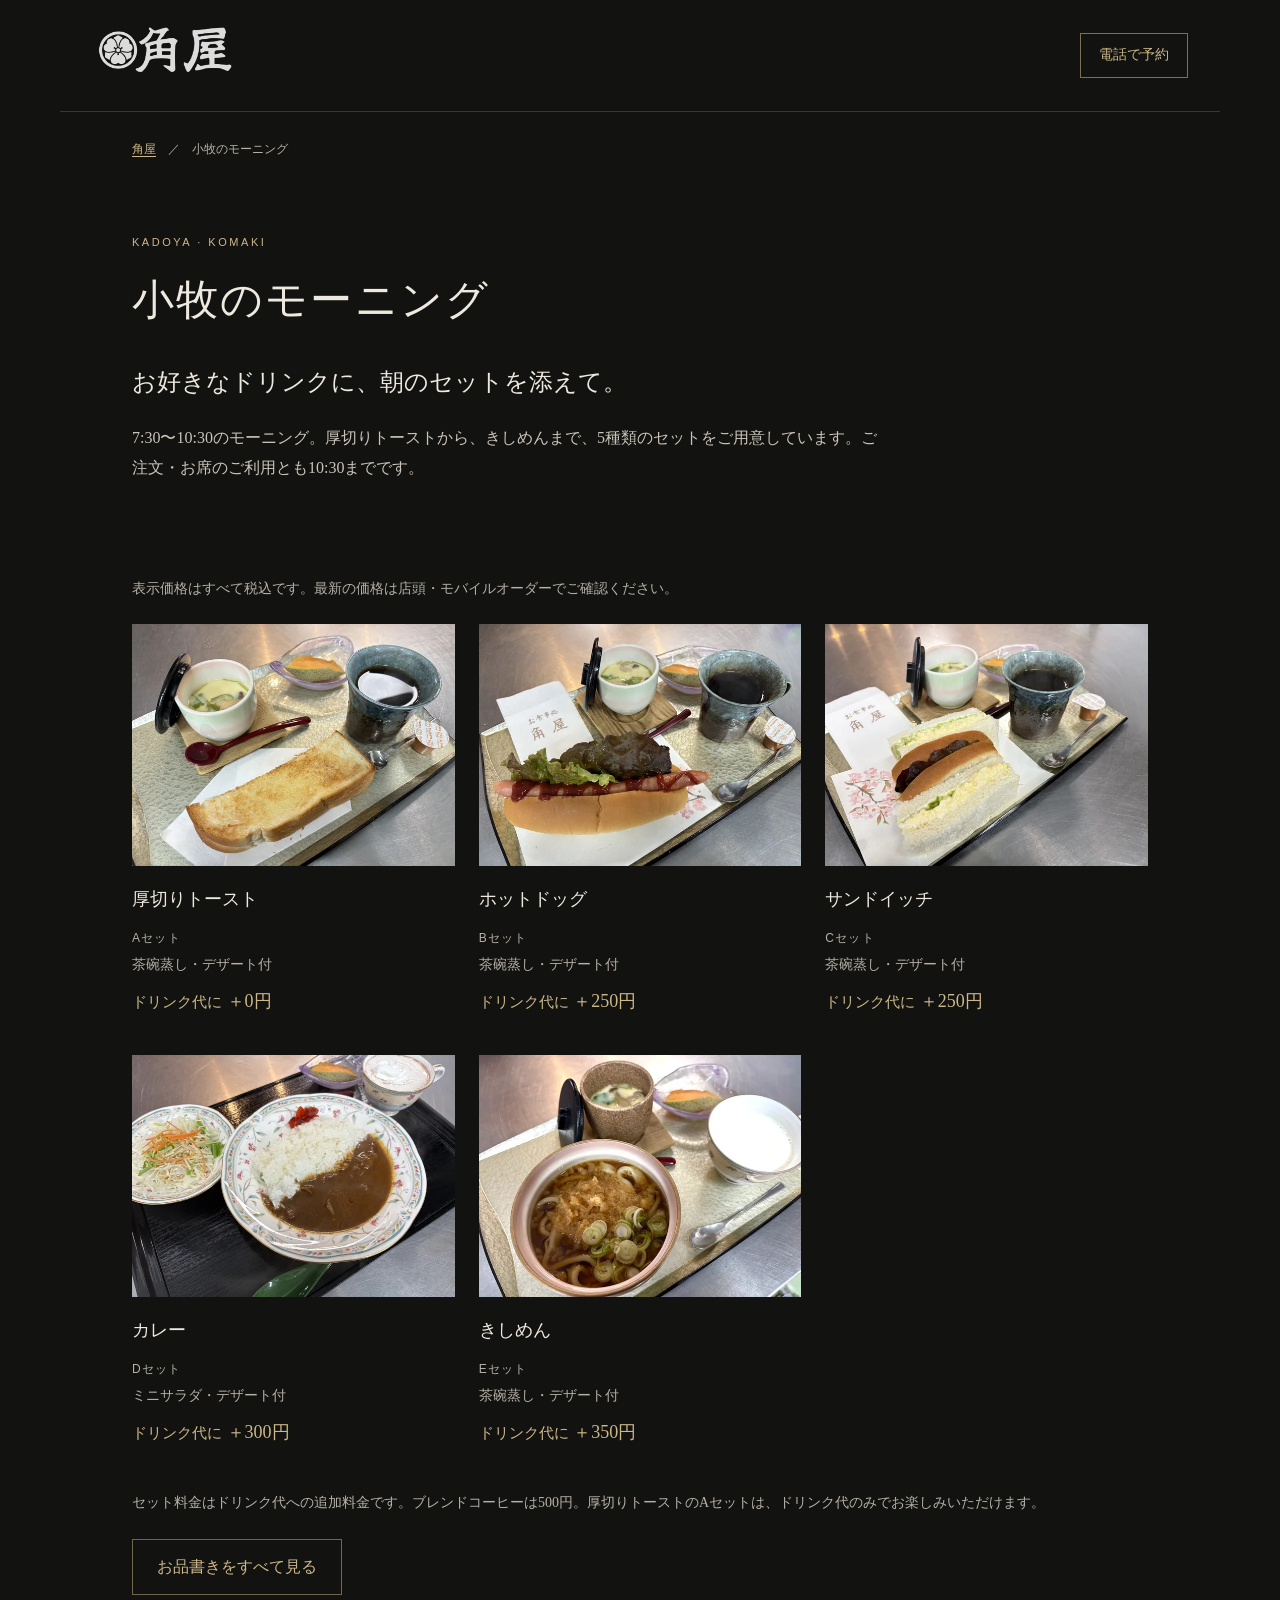
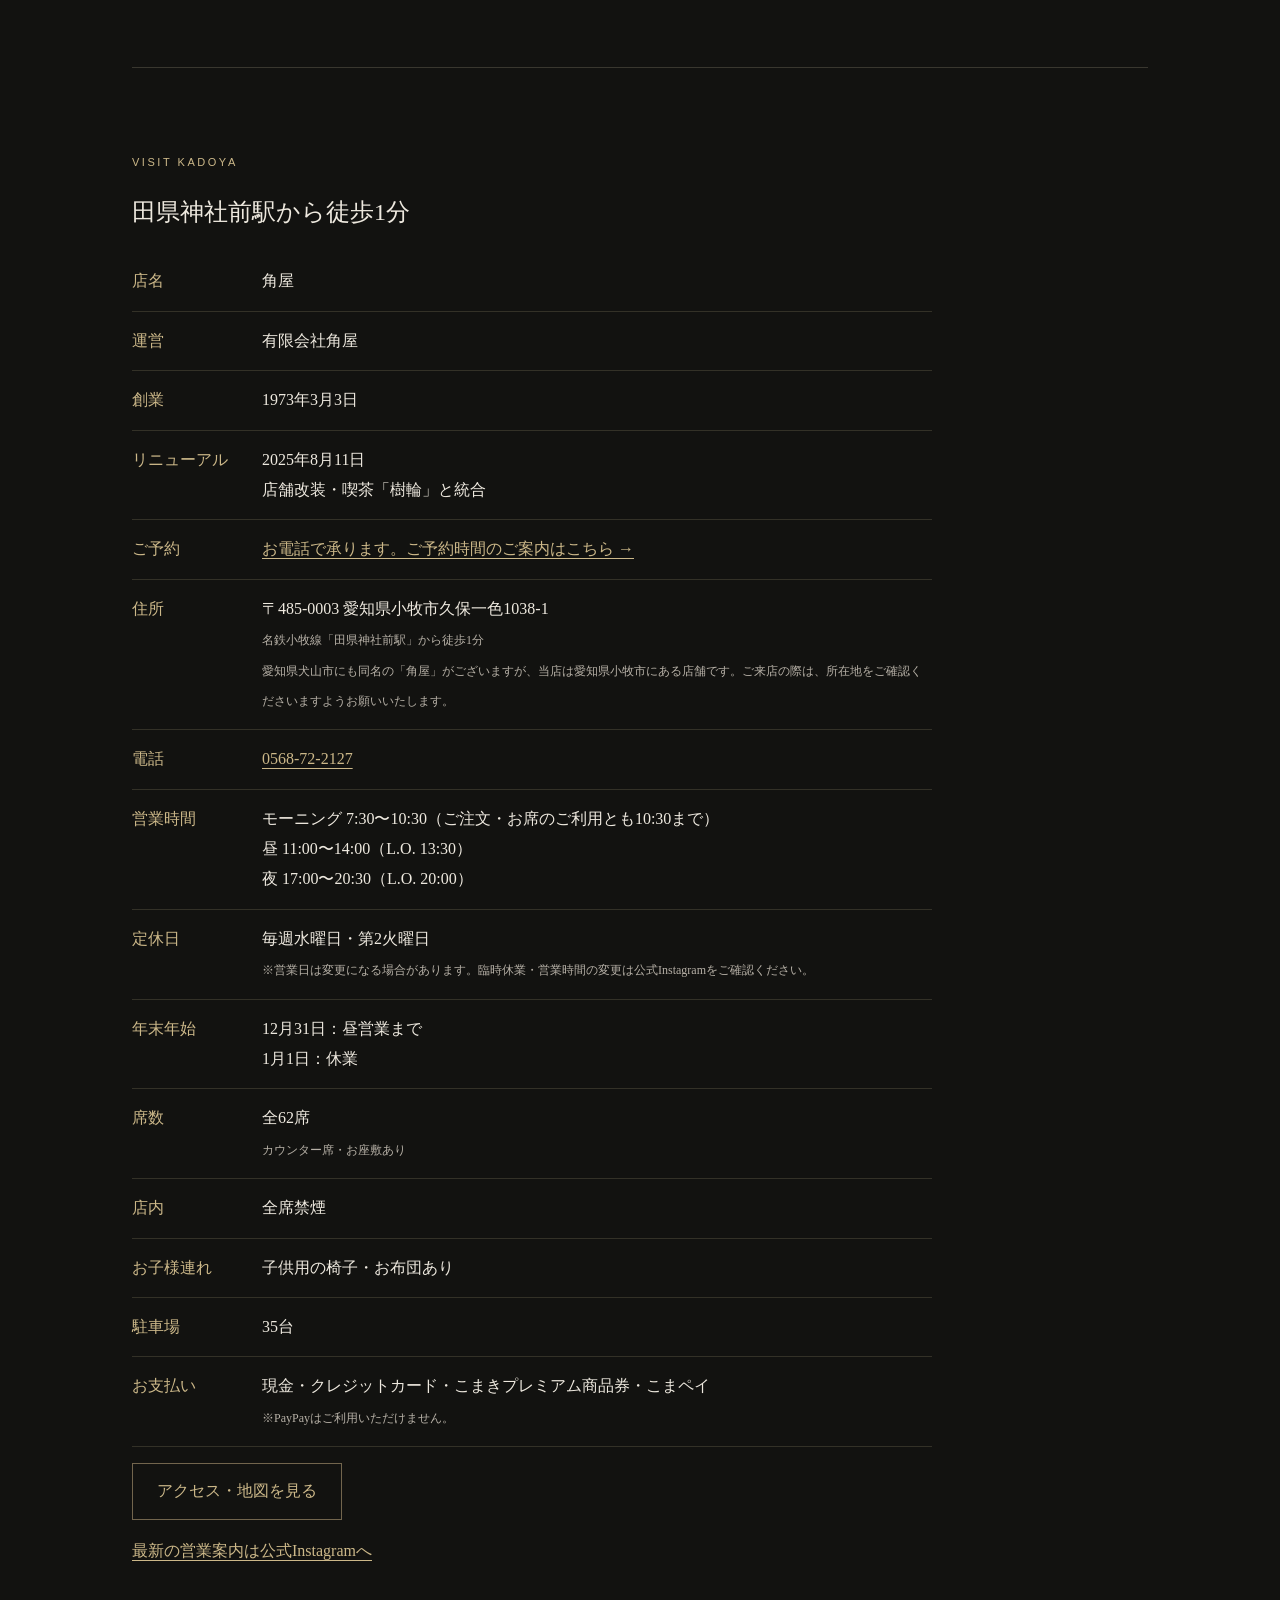
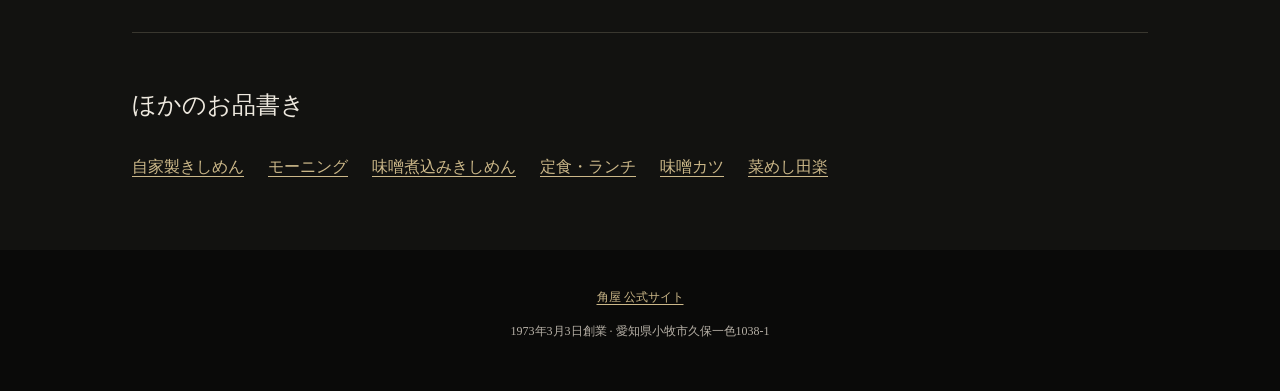
<file: morning/index.html>
<!doctype html>
<html lang="ja"><head><meta charset="utf-8"><meta name="viewport" content="width=device-width,initial-scale=1,viewport-fit=cover">
<title>小牧のモーニング｜角屋・田県神社前駅から徒歩1分</title><meta name="description" content="小牧のモーニング。7:30〜10:30のモーニング。厚切りトーストから、きしめんまで、5種類のセットをご用意しています。ご注文・お席のご利用とも10:30までです。">
<link rel="canonical" href="https://komaki-kadoya.com/morning/"><meta name="robots" content="index,follow,max-image-preview:large">
<meta property="og:type" content="website"><meta property="og:locale" content="ja_JP"><meta property="og:title" content="小牧のモーニング｜角屋"><meta property="og:description" content="小牧のモーニング。7:30〜10:30のモーニング。厚切りトーストから、きしめんまで、5種類のセットをご用意しています。ご注文・お席のご利用とも10:30までです。"><meta property="og:url" content="https://komaki-kadoya.com/morning/"><meta property="og:image" content="https://komaki-kadoya.com/images/morning-a.jpg"><meta name="twitter:card" content="summary_large_image">
<link rel="icon" href="/favicon.png"><link rel="stylesheet" href="/menu-pages.css?v=b73f76776c9b">
<script type="application/ld+json">{"@context": "https://schema.org", "@graph": [{"@type": "WebPage", "@id": "https://komaki-kadoya.com/morning/", "name": "小牧のモーニング｜角屋", "description": "小牧のモーニング。7:30〜10:30のモーニング。厚切りトーストから、きしめんまで、5種類のセットをご用意しています。ご注文・お席のご利用とも10:30までです。", "about": {"@id": "https://komaki-kadoya.com/#restaurant"}}, {"@type": "BreadcrumbList", "itemListElement": [{"@type": "ListItem", "position": 1, "name": "角屋", "item": "https://komaki-kadoya.com/"}, {"@type": "ListItem", "position": 2, "name": "小牧のモーニング", "item": "https://komaki-kadoya.com/morning/"}]}]}</script></head>
<body><header><a href="/" aria-label="角屋 トップへ"><img src="/images/optimized/kadoya-logo-lossless.webp" alt="角屋" width="2086" height="754"></a><a class="phone" href="tel:0568722127">電話で予約</a></header>
<main><nav class="breadcrumb" aria-label="パンくず"><a href="/">角屋</a><span>／</span><span>小牧のモーニング</span></nav>
<section class="intro"><p class="eyebrow">KADOYA · KOMAKI</p><h1>小牧のモーニング</h1><h2>お好きなドリンクに、朝のセットを添えて。</h2><p>7:30〜10:30のモーニング。厚切りトーストから、きしめんまで、5種類のセットをご用意しています。ご注文・お席のご利用とも10:30までです。</p></section>
<section aria-label="料理と料金"><p class="note">表示価格はすべて税込です。最新の価格は店頭・モバイルオーダーでご確認ください。</p><div class="dishes"><article class="dish"><img src="/images/morning-a.jpg" alt="厚切りトーストのモーニングセット" loading="eager" fetchpriority="high" decoding="async" width="1536" height="1152" srcset="/images/optimized/morning-a-640.webp 640w, /images/optimized/morning-a-1200.webp 1200w" sizes="(max-width: 650px) 46vw, (max-width: 1000px) 45vw, 420px"><h3>厚切りトースト</h3><p class="set-letter">Aセット</p><p>茶碗蒸し・デザート付</p><p class="set-price"><small>ドリンク代に</small> ＋0円</p></article><article class="dish"><img src="/images/morning-b.jpg" alt="ホットドッグのモーニングセット" loading="lazy" decoding="async" width="1536" height="1152" srcset="/images/optimized/morning-b-640.webp 640w, /images/optimized/morning-b-1200.webp 1200w" sizes="(max-width: 650px) 46vw, (max-width: 1000px) 45vw, 420px"><h3>ホットドッグ</h3><p class="set-letter">Bセット</p><p>茶碗蒸し・デザート付</p><p class="set-price"><small>ドリンク代に</small> ＋250円</p></article><article class="dish"><img src="/images/morning-c.jpg" alt="サンドイッチのモーニングセット" loading="lazy" decoding="async" width="1536" height="1152" srcset="/images/optimized/morning-c-640.webp 640w, /images/optimized/morning-c-1200.webp 1200w" sizes="(max-width: 650px) 46vw, (max-width: 1000px) 45vw, 420px"><h3>サンドイッチ</h3><p class="set-letter">Cセット</p><p>茶碗蒸し・デザート付</p><p class="set-price"><small>ドリンク代に</small> ＋250円</p></article><article class="dish"><img src="/images/morning-d.jpg" alt="カレーライスのモーニングセット" loading="lazy" decoding="async" width="1536" height="1152" srcset="/images/optimized/morning-d-640.webp 640w, /images/optimized/morning-d-1200.webp 1200w" sizes="(max-width: 650px) 46vw, (max-width: 1000px) 45vw, 420px"><h3>カレー</h3><p class="set-letter">Dセット</p><p>ミニサラダ・デザート付</p><p class="set-price"><small>ドリンク代に</small> ＋300円</p></article><article class="dish"><img src="/images/morning-e.jpg" alt="きしめんのモーニングセット" loading="lazy" decoding="async" width="1536" height="1152" srcset="/images/optimized/morning-e-640.webp 640w, /images/optimized/morning-e-1200.webp 1200w" sizes="(max-width: 650px) 46vw, (max-width: 1000px) 45vw, 420px"><h3>きしめん</h3><p class="set-letter">Eセット</p><p>茶碗蒸し・デザート付</p><p class="set-price"><small>ドリンク代に</small> ＋350円</p></article></div><p class="note">セット料金はドリンク代への追加料金です。ブレンドコーヒーは500円。厚切りトーストのAセットは、ドリンク代のみでお楽しみいただけます。</p><a class="button" href="/#menu">お品書きをすべて見る</a></section>
<section class="visit"><p class="eyebrow">VISIT KADOYA</p><h2>田県神社前駅から徒歩1分</h2><dl><div><dt>店名</dt><dd>角屋</dd></div><div><dt>運営</dt><dd>有限会社角屋</dd></div><div><dt>創業</dt><dd>1973年3月3日</dd></div><div><dt>リニューアル</dt><dd>2025年8月11日<br>店舗改装・喫茶「樹輪」と統合</dd></div><div><dt>ご予約</dt><dd><a href="/#reservation">お電話で承ります。ご予約時間のご案内はこちら →</a></dd></div><div><dt>住所</dt><dd>〒485-0003 愛知県小牧市久保一色1038-1<br><small>名鉄小牧線「田県神社前駅」から徒歩1分</small><br><small>愛知県犬山市にも同名の「角屋」がございますが、当店は愛知県小牧市にある店舗です。ご来店の際は、所在地をご確認くださいますようお願いいたします。</small></dd></div><div><dt>電話</dt><dd><a href="tel:0568722127">0568-72-2127</a></dd></div><div id="hours"><dt>営業時間</dt><dd>モーニング 7:30〜10:30（ご注文・お席のご利用とも10:30まで）<br>昼 11:00〜14:00（L.O. 13:30）<br>夜 17:00〜20:30（L.O. 20:00）</dd></div><div><dt>定休日</dt><dd>毎週水曜日・第2火曜日<br><small>※営業日は変更になる場合があります。臨時休業・営業時間の変更は公式Instagramをご確認ください。</small></dd></div><div><dt>年末年始</dt><dd>12月31日：昼営業まで<br>1月1日：休業</dd></div><div><dt>席数</dt><dd>全62席<br><small>カウンター席・お座敷あり</small></dd></div><div><dt>店内</dt><dd>全席禁煙</dd></div><div><dt>お子様連れ</dt><dd>子供用の椅子・お布団あり</dd></div><div><dt>駐車場</dt><dd>35台</dd></div><div><dt>お支払い</dt><dd>現金・クレジットカード・こまきプレミアム商品券・こまペイ<br><small>※PayPayはご利用いただけません。</small></dd></div></dl><p><a class="button" href="/#access">アクセス・地図を見る</a></p><p><a href="https://www.instagram.com/komaki_kadoya/" target="_blank" rel="noopener">最新の営業案内は公式Instagramへ</a></p></section>
<section class="related"><h2>ほかのお品書き</h2><nav aria-label="料理別ページ"><a href="/kishimen/">自家製きしめん</a><a href="/morning/">モーニング</a><a href="/misonikomi/">味噌煮込みきしめん</a><a href="/teishoku/">定食・ランチ</a><a href="/misokatsu/">味噌カツ</a><a href="/dengaku/">菜めし田楽</a></nav></section></main><footer><a href="/">角屋 公式サイト</a><p>1973年3月3日創業 · 愛知県小牧市久保一色1038-1</p></footer></body></html>
</file>
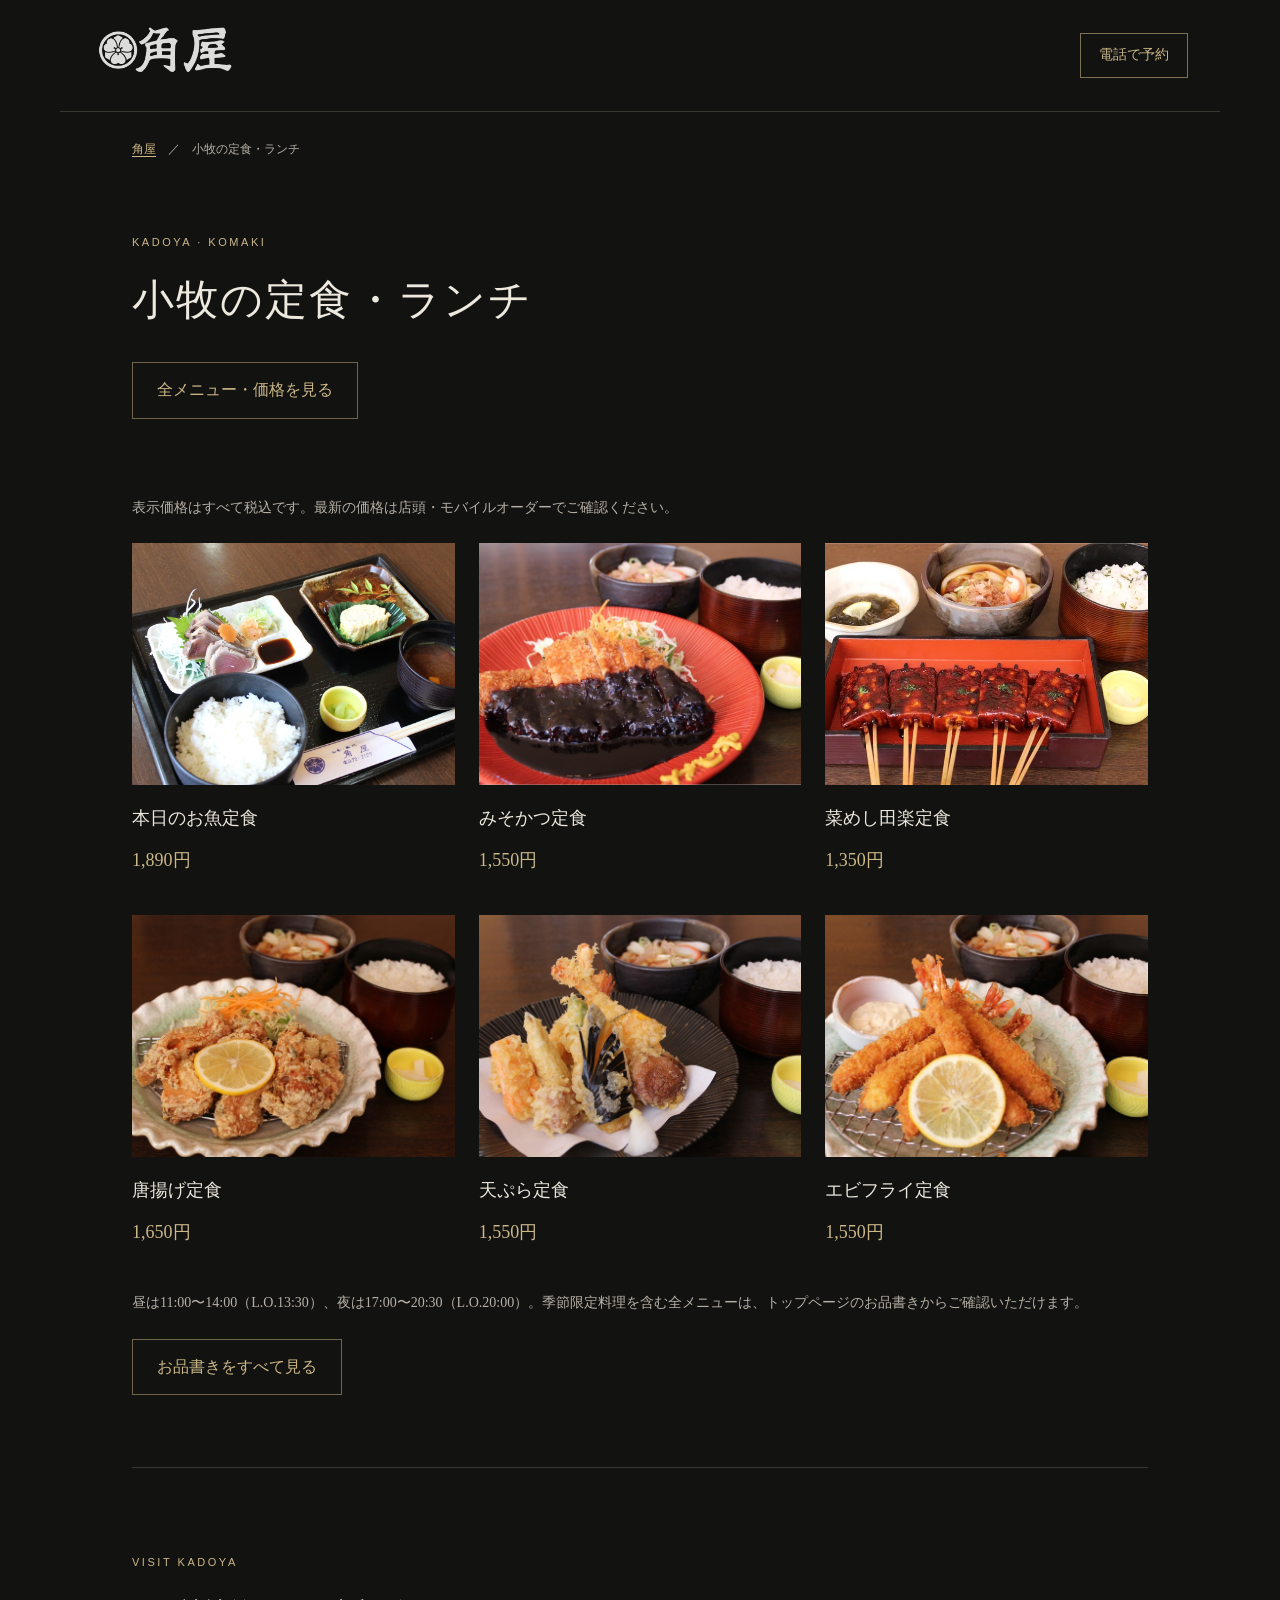
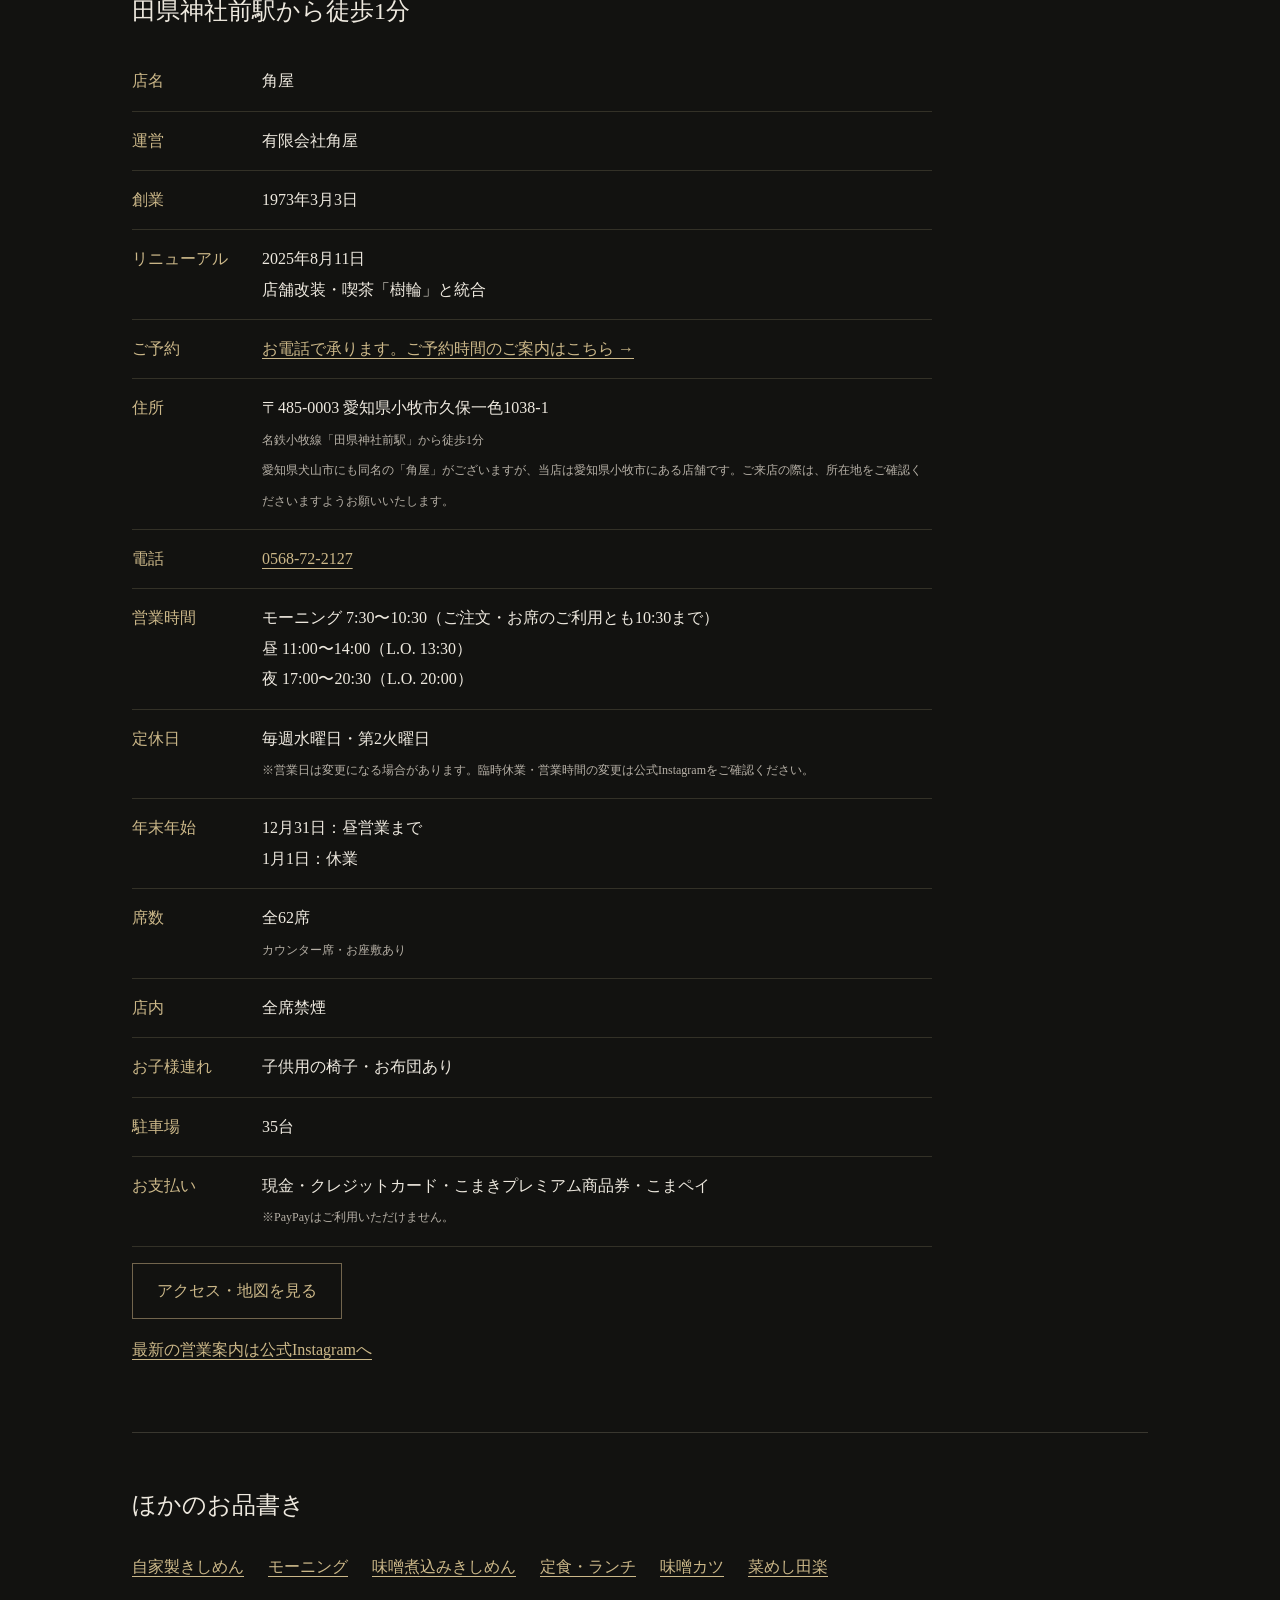
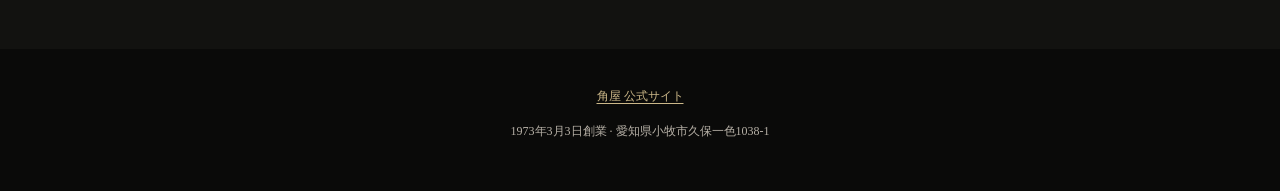
<file: teishoku/index.html>
<!doctype html>
<html lang="ja"><head><meta charset="utf-8"><meta name="viewport" content="width=device-width,initial-scale=1,viewport-fit=cover">
<title>角屋の定食メニュー・税込価格｜小牧のランチ</title><meta name="description" content="愛知県小牧市・角屋の定食メニューと税込価格をご案内。みそかつ、天ぷら、お魚、菜めし田楽などを写真付きで掲載。きしめんや季節限定料理を含む全メニューもご確認いただけます。">
<link rel="canonical" href="https://komaki-kadoya.com/teishoku/"><meta name="robots" content="index,follow,max-image-preview:large">
<meta property="og:type" content="website"><meta property="og:locale" content="ja_JP"><meta property="og:title" content="角屋の定食メニュー・税込価格｜小牧のランチ"><meta property="og:description" content="愛知県小牧市・角屋の定食メニューと税込価格をご案内。みそかつ、天ぷら、お魚、菜めし田楽などを写真付きで掲載。きしめんや季節限定料理を含む全メニューもご確認いただけます。"><meta property="og:url" content="https://komaki-kadoya.com/teishoku/"><meta property="og:image" content="https://komaki-kadoya.com/images/menu-06-sakana.jpg"><meta name="twitter:card" content="summary_large_image">
<link rel="icon" href="/favicon.png"><link rel="stylesheet" href="/menu-pages.css?v=b73f76776c9b">
<script type="application/ld+json">{"@context": "https://schema.org", "@graph": [{"@type": "WebPage", "@id": "https://komaki-kadoya.com/teishoku/", "name": "角屋の定食メニュー・税込価格｜小牧のランチ", "description": "愛知県小牧市・角屋の定食メニューと税込価格をご案内。みそかつ、天ぷら、お魚、菜めし田楽などを写真付きで掲載。きしめんや季節限定料理を含む全メニューもご確認いただけます。", "about": {"@id": "https://komaki-kadoya.com/#restaurant"}}, {"@type": "BreadcrumbList", "itemListElement": [{"@type": "ListItem", "position": 1, "name": "角屋", "item": "https://komaki-kadoya.com/"}, {"@type": "ListItem", "position": 2, "name": "小牧の定食・ランチ", "item": "https://komaki-kadoya.com/teishoku/"}]}]}</script></head>
<body><header><a href="/" aria-label="角屋 トップへ"><img src="/images/optimized/kadoya-logo-lossless.webp" alt="角屋" width="2086" height="754"></a><a class="phone" href="tel:0568722127">電話で予約</a></header>
<main><nav class="breadcrumb" aria-label="パンくず"><a href="/">角屋</a><span>／</span><span>小牧の定食・ランチ</span></nav>
<section class="intro"><p class="eyebrow">KADOYA · KOMAKI</p><h1>小牧の定食・ランチ</h1><a class="button" href="/#menu">全メニュー・価格を見る</a></section>
<section aria-label="料理と料金"><p class="note">表示価格はすべて税込です。最新の価格は店頭・モバイルオーダーでご確認ください。</p><div class="dishes"><article class="dish"><img src="/images/menu-06-sakana.jpg" alt="本日のお魚定食" loading="eager" fetchpriority="high" width="1122" height="793" decoding="async"><h3>本日のお魚定食</h3><p class="dish-price">1,890円</p></article><article class="dish"><img src="/images/IMG_6848.jpg" alt="みそかつ定食" loading="lazy" width="1404" height="993" decoding="async"><h3>みそかつ定食</h3><p class="dish-price">1,550円</p></article><article class="dish"><img src="/images/dengaku-teishoku.jpg" alt="菜めし田楽定食" loading="lazy" decoding="async" width="1400" height="990" srcset="/images/optimized/dengaku-teishoku-640.webp 640w, /images/optimized/dengaku-teishoku-1200.webp 1200w" sizes="(max-width: 650px) 46vw, (max-width: 1000px) 45vw, 420px"><h3>菜めし田楽定食</h3><p class="dish-price">1,350円</p></article><article class="dish"><img src="/images/IMG_6851.jpg" alt="唐揚げ定食" loading="lazy" width="1405" height="991" decoding="async"><h3>唐揚げ定食</h3><p class="dish-price">1,650円</p></article><article class="dish"><img src="/images/IMG_6850.jpg" alt="天ぷら定食" loading="lazy" width="1403" height="989" decoding="async"><h3>天ぷら定食</h3><p class="dish-price">1,550円</p></article><article class="dish"><img src="/images/IMG_6849.jpg" alt="エビフライ定食" loading="lazy" width="1404" height="990" decoding="async"><h3>エビフライ定食</h3><p class="dish-price">1,550円</p></article></div><p class="note">昼は11:00〜14:00（L.O.13:30）、夜は17:00〜20:30（L.O.20:00）。季節限定料理を含む全メニューは、トップページのお品書きからご確認いただけます。</p><a class="button" href="/#menu">お品書きをすべて見る</a></section>
<section class="visit"><p class="eyebrow">VISIT KADOYA</p><h2>田県神社前駅から徒歩1分</h2><dl><div><dt>店名</dt><dd>角屋</dd></div><div><dt>運営</dt><dd>有限会社角屋</dd></div><div><dt>創業</dt><dd>1973年3月3日</dd></div><div><dt>リニューアル</dt><dd>2025年8月11日<br>店舗改装・喫茶「樹輪」と統合</dd></div><div><dt>ご予約</dt><dd><a href="/#reservation">お電話で承ります。ご予約時間のご案内はこちら →</a></dd></div><div><dt>住所</dt><dd>〒485-0003 愛知県小牧市久保一色1038-1<br><small>名鉄小牧線「田県神社前駅」から徒歩1分</small><br><small>愛知県犬山市にも同名の「角屋」がございますが、当店は愛知県小牧市にある店舗です。ご来店の際は、所在地をご確認くださいますようお願いいたします。</small></dd></div><div><dt>電話</dt><dd><a href="tel:0568722127">0568-72-2127</a></dd></div><div id="hours"><dt>営業時間</dt><dd>モーニング 7:30〜10:30（ご注文・お席のご利用とも10:30まで）<br>昼 11:00〜14:00（L.O. 13:30）<br>夜 17:00〜20:30（L.O. 20:00）</dd></div><div><dt>定休日</dt><dd>毎週水曜日・第2火曜日<br><small>※営業日は変更になる場合があります。臨時休業・営業時間の変更は公式Instagramをご確認ください。</small></dd></div><div><dt>年末年始</dt><dd>12月31日：昼営業まで<br>1月1日：休業</dd></div><div><dt>席数</dt><dd>全62席<br><small>カウンター席・お座敷あり</small></dd></div><div><dt>店内</dt><dd>全席禁煙</dd></div><div><dt>お子様連れ</dt><dd>子供用の椅子・お布団あり</dd></div><div><dt>駐車場</dt><dd>35台</dd></div><div><dt>お支払い</dt><dd>現金・クレジットカード・こまきプレミアム商品券・こまペイ<br><small>※PayPayはご利用いただけません。</small></dd></div></dl><p><a class="button" href="/#access">アクセス・地図を見る</a></p><p><a href="https://www.instagram.com/komaki_kadoya/" target="_blank" rel="noopener">最新の営業案内は公式Instagramへ</a></p></section>
<section class="related"><h2>ほかのお品書き</h2><nav aria-label="料理別ページ"><a href="/kishimen/">自家製きしめん</a><a href="/morning/">モーニング</a><a href="/misonikomi/">味噌煮込みきしめん</a><a href="/teishoku/">定食・ランチ</a><a href="/misokatsu/">味噌カツ</a><a href="/dengaku/">菜めし田楽</a></nav></section></main><footer><a href="/">角屋 公式サイト</a><p>1973年3月3日創業 · 愛知県小牧市久保一色1038-1</p></footer></body></html>
</file>
<file: style-base.css>
:root{--ink:#26251f;--paper:#f4f0e6;--red:#8b2f26;--line:#c9c1af;--dark:#20221e}
*{box-sizing:border-box}html{scroll-behavior:smooth}body{margin:0;background:var(--paper);color:var(--ink);font-family:"Zen Kaku Gothic New",sans-serif;line-height:1.9}a{color:inherit;text-decoration:none}.header{height:78px;padding:0 5vw;display:flex;align-items:center;justify-content:space-between;position:fixed;inset:0 0 auto;z-index:20;background:rgba(244,240,230,.9);backdrop-filter:blur(12px);border-bottom:1px solid rgba(38,37,31,.1)}.logo,.footer-logo{font-family:"Noto Serif JP",serif;font-size:24px;font-weight:700;letter-spacing:.18em}.logo span,.footer-logo span{display:inline-grid;place-items:center;background:var(--red);color:#fff;width:38px;height:38px;margin-right:8px}.nav{display:flex;gap:30px;font-size:13px}.nav a:hover{color:var(--red)}.menu-btn{display:none;border:0;background:none;font-size:24px}.hero{min-height:100vh;display:grid;grid-template-columns:58% 42%;padding-top:78px}.hero-photo{min-height:calc(100vh - 78px)}.placeholder{background:linear-gradient(135deg,#d9d2c3,#bdb4a1);display:grid;place-items:center;text-align:center;color:#686153;letter-spacing:.15em;font-size:13px;overflow:hidden}.placeholder small{letter-spacing:.04em}.hero-copy{padding:9vw 6vw;display:flex;flex-direction:column;justify-content:center}.eyebrow,.section-title>p,.feature-copy>p{font-size:11px;letter-spacing:.3em;color:var(--red);font-weight:700}.hero h1{font-family:"Noto Serif JP",serif;font-size:clamp(38px,4.2vw,72px);line-height:1.45;letter-spacing:.08em;margin:20px 0}.button{margin-top:28px;border-bottom:1px solid var(--ink);width:max-content;padding:8px 2px}.section{padding:120px 8vw}.section-title{margin-bottom:60px}.section-title h2{font-family:"Noto Serif JP",serif;font-size:clamp(30px,4vw,52px);margin:4px 0}.section-title span{font-size:12px;color:#777}.about-grid{display:grid;grid-template-columns:1fr 1fr;gap:9vw;align-items:center}.photo-tall{aspect-ratio:4/5}.about-text h3{font-family:"Noto Serif JP",serif;font-size:clamp(26px,3vw,44px);line-height:1.6}.menu-section{background:#e8e2d5}.cards{display:grid;grid-template-columns:repeat(3,1fr);gap:26px}.card-photo{aspect-ratio:4/3}.card h3{font-family:"Noto Serif JP",serif;font-size:23px;margin:4px 0}.card p{margin:0}.number{color:var(--red);font-size:11px;letter-spacing:.2em;margin-top:18px!important}.note{text-align:right;font-size:11px;margin-top:40px}.feature{background:var(--dark);color:#f5f1e7;display:grid;grid-template-columns:60% 40%;min-height:650px}.feature-copy{padding:8vw 6vw;display:flex;flex-direction:column;justify-content:center}.feature-copy h2{font-family:"Noto Serif JP",serif;font-size:clamp(34px,4vw,58px);line-height:1.5}.info{max-width:850px;margin:auto}.info dl{border-top:1px solid var(--line)}.info dl div{display:grid;grid-template-columns:160px 1fr;border-bottom:1px solid var(--line);padding:22px 0}.info dt{font-size:12px;font-weight:700}.info dd{margin:0}.access{background:#d8d0bf}.access-links{border-top:1px solid #aaa18f}.big-link{display:flex;justify-content:space-between;align-items:center;padding:28px 4px;border-bottom:1px solid #aaa18f;font-family:"Noto Serif JP",serif;font-size:22px}.disabled{opacity:.55;pointer-events:none}footer{background:#171814;color:#e9e4d9;padding:70px 8vw 35px}.footer-logo{font-size:30px;margin-bottom:30px}.copyright{margin-top:60px;font-size:10px;opacity:.6}.reveal{opacity:0;transform:translateY(24px);transition:opacity .8s ease,transform .8s ease}.reveal.visible{opacity:1;transform:none}
@media(max-width:760px){.header{height:64px}.nav{display:none;position:absolute;top:64px;left:0;right:0;background:var(--paper);padding:25px 7vw;flex-direction:column}.nav.open{display:flex}.menu-btn{display:block}.hero{grid-template-columns:1fr;padding-top:64px}.hero-photo{min-height:55vh}.hero-copy{padding:60px 7vw 85px}.hero h1{font-size:38px}.section{padding:85px 7vw}.section-title{margin-bottom:38px}.about-grid,.cards,.feature{grid-template-columns:1fr}.about-grid{gap:40px}.cards{gap:45px}.feature{min-height:0}.feature-photo{aspect-ratio:4/3}.feature-copy{padding:70px 7vw}.info dl div{grid-template-columns:1fr;gap:4px}.info dd{font-size:14px}.big-link{font-size:18px}footer{padding:60px 7vw 30px}}
/* Photo layouts and accessible navigation */
img{display:block;width:100%;height:100%;object-fit:cover}figure{margin:0}.hero-photo,.photo-tall,.feature-photo{overflow:hidden;position:relative}.hero-photo img,.feature-photo img{position:absolute;inset:0}.hero-photo img{object-position:center}.photo-tall{aspect-ratio:4/3}.card-photo{display:block;overflow:hidden}.card-photo img{transition:transform .35s}.card-photo:hover img{transform:scale(1.035)}.cards{row-gap:48px}.shop-gallery{display:grid;grid-template-columns:repeat(3,minmax(0,1fr));gap:24px;margin-bottom:55px}.shop-gallery img{height:auto;aspect-ratio:4/3}.shop-gallery figcaption{font-size:13px;margin-top:10px;color:#59564d}.feature-copy>p{color:#e8b29a}.feature-copy>p:last-child{font-size:15px;letter-spacing:.03em;color:#f5f1e7;font-weight:400}.reveal{opacity:1;transform:none}section[id]{scroll-margin-top:90px}a:focus-visible,button:focus-visible{outline:3px solid var(--red);outline-offset:5px}.menu-btn{cursor:pointer;color:var(--ink);min-width:44px;min-height:44px}.big-link span{font-family:"Zen Kaku Gothic New",sans-serif;font-size:16px}
@media(max-width:760px){.hero-photo{min-height:0;height:52vh;max-height:520px}.hero-copy{padding-top:38px;padding-bottom:65px}.hero h1{font-size:clamp(30px,8.5vw,38px)}.shop-gallery{grid-template-columns:1fr;gap:28px}.section{padding-top:70px;padding-bottom:70px}.big-link{gap:16px;flex-wrap:wrap}section[id]{scroll-margin-top:76px}}
@media(prefers-reduced-motion:reduce){html{scroll-behavior:auto}*,*::before,*::after{transition:none!important;animation:none!important}}

/* Official-mark-based transparent logo */
.logo{display:flex;align-items:center}.brand-logo{display:block;width:156px;height:auto;object-fit:contain}.footer-logo .brand-logo{width:220px;filter:brightness(0) invert(1)}@media(max-width:760px){.logo .brand-logo{width:132px}}

/* Scroll-led opening: gold vertical mark into a clean photograph. */
.sr-only{position:absolute;width:1px;height:1px;padding:0;margin:-1px;overflow:hidden;clip:rect(0,0,0,0);white-space:nowrap;border:0}
.opening{height:240vh;height:240svh;background:#111210;--wipe:140%;--mark-opacity:1;--photo-opacity:0;--mark-scale:1;--mark-blur:0px;--cue-opacity:1}
.opening-stage{position:sticky;top:0;height:100vh;height:100svh;overflow:hidden;isolation:isolate;background:#111210}
.opening-photo{position:absolute;inset:0;width:100%;height:100%;object-fit:contain;object-position:center;opacity:var(--photo-opacity);z-index:0}
.opening-veil{position:absolute;inset:0;z-index:1;background:radial-gradient(ellipse at 50% 42%,#23251f 0%,#121410 48%,#0c0e0b 100%);-webkit-mask-image:linear-gradient(to bottom,#000 calc(var(--wipe) - 22%),transparent calc(var(--wipe) + 22%));mask-image:linear-gradient(to bottom,#000 calc(var(--wipe) - 22%),transparent calc(var(--wipe) + 22%));pointer-events:none}
.opening-brand{position:absolute;inset:70px 0 55px;z-index:2;display:grid;place-items:center;opacity:var(--mark-opacity);transform:scale(var(--mark-scale));filter:blur(var(--mark-blur));pointer-events:none}
.vertical-mark{width:min(570px,84vw);height:100%;max-height:650px;background:linear-gradient(135deg,#d7c08c 5%,#b3975f 45%,#e1cd9a 63%,#a3864c 100%);-webkit-mask:url('images/kadoya-vertical.png') center/contain no-repeat;mask:url('images/kadoya-vertical.png') center/contain no-repeat}
.scroll-cue{position:absolute;bottom:25px;left:50%;transform:translateX(-50%);z-index:3;display:flex;align-items:center;flex-direction:column;gap:10px;color:#d7c08c;opacity:var(--cue-opacity);font-size:9px;letter-spacing:.32em}.scroll-cue i{height:28px;width:1px;background:linear-gradient(#d7c08c,transparent)}
.header.over-opening{background:transparent;border-color:transparent;backdrop-filter:none;color:#dfcfaa}.header.over-opening .logo{opacity:0;pointer-events:none}.header.over-opening .menu-btn{color:#dfcfaa}.header.over-opening .nav.open{color:var(--ink)}.header{transition:background .25s,color .25s}.welcome{text-align:center}.welcome h2{font-family:"Noto Serif JP",serif;font-size:clamp(32px,4vw,58px);line-height:1.65;letter-spacing:.12em}.welcome .button{display:inline-block}
@media(max-width:760px){.opening-brand{inset:65px 0 65px}.vertical-mark{width:94vw;max-height:620px}.opening-photo{object-fit:contain}.header.over-opening .nav:not(.open){display:none}}
@media(prefers-reduced-motion:reduce){.opening{height:auto}.opening-stage{position:relative;height:auto;min-height:100svh;display:flex;flex-direction:column}.opening-brand{position:relative;inset:auto;height:85svh;order:0;opacity:1!important;transform:none!important;filter:none!important}.opening-photo{position:relative;height:auto;order:1;opacity:1!important}.opening-veil,.scroll-cue{display:none}.header.over-opening{background:var(--paper);color:var(--ink)}.header.over-opening .logo{opacity:1;pointer-events:auto}.header.over-opening .menu-btn{color:var(--ink)}}

/* Source-verified menus: regular and morning are distinct sections. */
.menu-switch{display:flex;justify-content:center;gap:12px;flex-wrap:wrap;margin:0 auto 64px}.menu-switch a{padding:15px 30px;border:1px solid #b9a77d;border-radius:2px;color:#443b2b;background:#fff9ed;text-decoration:none}.menu-switch a:hover,.menu-switch a:focus-visible{background:#443b2b;color:#fff9ed}.menu-heading{text-align:center;margin:0 0 45px;scroll-margin-top:100px}.menu-heading h3{font-size:32px;margin:12px 0}.menu-heading>p{line-height:1.9}.tax-label{font-size:13px;color:#645b4c;text-align:center}.dish-price{font-size:22px!important;font-weight:600;color:#6f3d24!important;margin:12px 0!important}.dish-price span{font-size:12px;font-weight:400}.menu-categories{max-width:1000px;margin:55px auto 0}.menu-group{border-top:1px solid #cfc4b0}.menu-group:last-child{border-bottom:1px solid #cfc4b0}.menu-group summary{padding:25px 40px 25px 8px;cursor:pointer;font-size:23px;position:relative;list-style:none}.menu-group summary::-webkit-details-marker{display:none}.menu-group summary:after{content:'＋';position:absolute;right:10px;top:25px;color:#8e7951}.menu-group[open] summary:after{content:'−'}.menu-group summary:focus-visible{outline:2px solid #8e7951;outline-offset:3px}.menu-list{margin:0;padding:0 8px 22px;display:grid;grid-template-columns:1fr 1fr;column-gap:42px}.menu-list>div{display:flex;justify-content:space-between;align-items:baseline;gap:16px;border-bottom:1px dotted #d8cebd;padding:14px 0;line-height:1.7}.menu-list dt{font-size:15px;overflow-wrap:anywhere}.menu-list dd{margin:0;white-space:nowrap;font-size:17px;font-variant-numeric:tabular-nums;color:#6f3d24}.menu-note{font-size:13px;line-height:2.1;background:#eee7d9;padding:20px 24px;margin:0 8px 28px;color:#514a3e}.morning-section{background:#eee6d6;scroll-margin-top:76px}.morning-lead{text-align:center;font-size:27px;line-height:1.8;margin-bottom:16px}.morning-sets{display:grid;grid-template-columns:repeat(3,1fr);gap:18px;max-width:1100px;margin:40px auto}.morning-set{background:#faf7ef;border-top:3px solid #a18c5d;padding:28px 24px}.set-letter{letter-spacing:.15em;color:#8b7041;font-size:15px}.morning-set h3{font-size:23px;margin:14px 0}.morning-set>p{font-size:14px;line-height:1.8}.morning-set .set-price{font-size:25px;color:#6f3d24;margin-top:26px}.set-price small{font-size:12px}.morning-section .menu-note{background:#faf7ef}.menu-return{display:block;text-align:center;margin:40px auto 0;text-underline-offset:6px}
@media(max-width:700px){.menu-switch{margin-bottom:40px}.menu-switch a{padding:13px 22px}.menu-list{grid-template-columns:1fr}.menu-group summary{font-size:20px}.menu-list dt{font-size:14px}.menu-list dd{font-size:16px}.menu-note{padding:16px;font-size:12px}.morning-sets{grid-template-columns:1fr;gap:12px}.morning-set{padding:22px}.morning-set h3{font-size:21px}.morning-set .set-price{margin:15px 0 0}.morning-lead{font-size:24px}}

/* Restaurant history, telephone reservations, and recruitment. */
#about,#reservation,#recruit,#shop,#access{scroll-margin-top:78px}.history-badge{display:inline-block;border:1px solid #a08a60;padding:7px 18px;color:#79582d;letter-spacing:.1em}.media-note{border-top:1px solid var(--line);padding-top:20px;margin-top:28px}.media-note h4{font-family:"Noto Serif JP",serif;font-size:20px;margin:10px 0}.media-note>p:last-child{font-size:14px}.reservation-section{background:#e8e2d5}.reservation-layout,.recruit-layout{display:grid;grid-template-columns:1.3fr 1fr;gap:7vw;align-items:center}.reservation-times,.recruit-details{margin:28px 0}.reservation-times>div,.recruit-details>div{padding:18px 0;border-bottom:1px solid #c9bfad;display:grid;grid-template-columns:160px 1fr;gap:16px}.reservation-times dt,.recruit-details dt{font-weight:600}.reservation-times dd,.recruit-details dd{margin:0}.reservation-note{font-size:13px;color:#665b4b;line-height:2}.phone-panel{text-align:center;background:#faf7f0;padding:40px 22px;border-top:3px solid #9d885e}.phone-number{display:block;font-size:clamp(23px,3vw,36px);font-variant-numeric:tabular-nums;margin:14px 0;white-space:nowrap}.phone-panel>span{font-size:12px;color:#75674f}.phone-panel .phone-caption{font-size:13px;margin-top:25px}.recruit-section{background:#252922;color:#f1eadc}.recruit-section .section-title>p{color:#d0b789}.recruit-section .section-title>span{color:#c9c0af}.recruit-layout h3{font-family:"Noto Serif JP",serif;font-size:clamp(24px,3vw,36px);line-height:1.7}.recruit-details{font-size:14px}.recruit-details>div{border-color:#515449}.contact-button{display:block;border:1px solid #aa9875;padding:18px 20px;margin:18px 0;color:#f1eadc;transition:background .2s}.contact-button span{display:block;font-size:14px;color:#d3c3a5}.contact-button:hover{background:#3b4035}.recruit-contact>p:last-child{font-size:13px}.inline-anniversary{display:block;color:#79582d;font-size:13px}
@media(min-width:761px) and (max-width:1000px){.nav{gap:15px;font-size:12px}.header{padding:0 3vw}}
@media(max-width:760px){#about,#reservation,#recruit,#shop,#access{scroll-margin-top:64px}.reservation-layout,.recruit-layout{grid-template-columns:1fr;gap:30px}.reservation-times>div,.recruit-details>div{grid-template-columns:1fr;gap:5px}.phone-number{font-size:30px}}

.morning-set-photo{position:relative;overflow:hidden;width:100%;background:#e4dccb;margin-bottom:22px}.morning-set-photo img{position:absolute;max-width:none!important;height:auto!important;display:block;object-fit:initial!important}.miso-showcase{display:grid;grid-template-columns:1fr 1fr;gap:5vw;align-items:center;margin:65px auto 30px;max-width:1000px}.miso-showcase>a{display:block}.miso-showcase img{display:block;width:100%;height:auto;max-height:600px;object-fit:contain}.miso-showcase h3{font-family:"Noto Serif JP",serif;font-size:clamp(24px,3vw,36px);line-height:1.6}.miso-showcase .button{display:inline-block}.miso-caption{font-size:12px;color:#746854}#miso-menu{scroll-margin-top:90px}
@media(max-width:760px){.miso-showcase{grid-template-columns:1fr;gap:20px}.morning-set-photo{max-width:420px;margin-left:auto;margin-right:auto}#miso-menu{scroll-margin-top:75px}}

/* Reuse the exact header crest and lettering, arranged vertically without redrawing. */
svg.vertical-mark{display:block;width:min(260px,70vw);height:100%;max-height:650px;background:none;-webkit-mask:none;mask:none;overflow:visible}
@media(max-width:760px){svg.vertical-mark{width:min(230px,70vw);max-height:620px}}

/* Lead with the restaurant's history; keep the authentic vertical logo at one-third size. */
.opening-brand{display:flex;flex-direction:column;justify-content:center;align-items:center;gap:35px}.opening-years{text-align:center;color:#d7c08c;font-family:"Noto Serif JP",serif}.opening-since{font-size:14px;letter-spacing:.2em;margin:0 0 8px}.opening-age{display:flex;align-items:baseline;justify-content:center;gap:12px;font-size:36px;line-height:1.2;margin:0;letter-spacing:.08em}.opening-age span{font-size:104px;font-weight:500;letter-spacing:.02em}.opening-brand svg.vertical-mark{width:86.67px;height:216.67px;max-height:216.67px;flex:none}.media-section{background:#ece6da;scroll-margin-top:78px}.media-history{list-style:none;margin:0;padding:0;max-width:1000px}.media-history li{display:grid;grid-template-columns:185px 1fr;gap:30px;padding:28px 0;border-top:1px solid #cbbfaa}.media-history li:last-child{border-bottom:1px solid #cbbfaa}.media-history time{color:#796646;font-size:14px;letter-spacing:.03em;padding-top:5px}.media-history h3{font-size:22px;font-family:"Noto Serif JP",serif;margin:0 0 8px}.media-history p{font-size:14px;margin:0;color:#645c50}
@media(max-width:760px){.opening-brand{gap:28px}.opening-brand svg.vertical-mark{width:76.67px;height:206.67px;max-height:206.67px}.opening-age{font-size:27px;gap:8px}.opening-age span{font-size:82px}.opening-since{font-size:12px}.media-history li{grid-template-columns:1fr;gap:8px;padding:23px 0}.media-history h3{font-size:20px}}
@media(max-height:600px){.opening-brand{gap:16px}.opening-age span{font-size:62px}.opening-brand svg.vertical-mark{height:130px;max-height:130px}}

/* Compact, readable media credits. */
.media-section{padding-top:64px;padding-bottom:64px}.media-section .section-title{margin-bottom:26px}.media-section .section-title h2{font-size:28px}.media-history li{padding:16px 0;gap:22px;grid-template-columns:160px 1fr}.media-history h3{font-size:16px;line-height:1.7;margin-bottom:4px}.media-history p{font-size:13px;line-height:1.8}.media-history time{font-size:12px;padding-top:3px}
@media(max-width:760px){.media-section{padding-top:48px;padding-bottom:48px}.media-section .section-title h2{font-size:25px}.media-history li{grid-template-columns:1fr;gap:4px;padding:13px 0}.media-history h3{font-size:15px}.media-history p{font-size:12px}}

/* 2026-09 refresh — photo-first, practical, less template-like */
.menu-btn{display:flex;align-items:center;gap:10px;background:none;border:0;font:inherit;letter-spacing:.08em}
.menu-btn span{font-size:12px;font-weight:600}.menu-btn b{font-size:22px;font-weight:400}
.opening-new{height:auto!important;background:#111!important}
.opening-new .opening-stage{position:relative!important;top:auto!important;height:min(88svh,900px)!important;min-height:650px;background:#111}
.opening-new .opening-photo{opacity:1!important;object-fit:cover!important;object-position:center 48%!important}
.opening-shade{position:absolute;inset:0;z-index:1;background:linear-gradient(90deg,rgba(10,10,8,.72) 0%,rgba(10,10,8,.32) 48%,rgba(10,10,8,.08) 75%),linear-gradient(0deg,rgba(10,10,8,.55),transparent 45%)}
.opening-copy{position:absolute;z-index:2;left:8vw;bottom:10vh;color:#f5f0e6;max-width:680px}
.opening-copy .opening-since{font-size:13px;letter-spacing:.2em;margin:0 0 18px;color:#e1d0a8}
.opening-copy h1{font-family:"Noto Serif JP",serif;font-weight:500;font-size:clamp(38px,5vw,72px);line-height:1.45;letter-spacing:.08em;margin:0}
.opening-history{margin:20px 0 28px;font-family:"Noto Serif JP",serif;font-size:18px;letter-spacing:.12em}
.opening-history strong{font-family:Didot,"Bodoni 72","Times New Roman",serif;font-size:48px;font-weight:400;line-height:1}
.opening-actions{display:flex;gap:10px;flex-wrap:wrap}.hero-action{border:1px solid rgba(255,255,255,.65);padding:15px 22px;color:#fff;font-size:13px;letter-spacing:.05em}.hero-action.primary{background:#f3eee3;color:#171814;border-color:#f3eee3}
.quick-intro{padding-top:72px!important;padding-bottom:72px!important}
.quick-intro h2{font-size:clamp(30px,4vw,52px)!important}
.latest-info{max-width:720px;margin:0 0 55px;padding:32px 0;border-top:1px solid #aaa18f;border-bottom:1px solid #aaa18f}.latest-info h3{font-family:"Noto Serif JP",serif;font-size:26px;margin:8px 0 10px}.latest-info p{line-height:1.9}.latest-info a{text-decoration:underline;text-underline-offset:5px}
.info small{color:#777}
.mobile-dock{display:none}
@media(max-width:760px){
 .menu-btn{display:flex}.menu-btn span{display:inline}
 .opening-new .opening-stage{height:78svh!important;min-height:590px}
 .opening-new .opening-photo{object-position:center!important}
 .opening-shade{background:linear-gradient(0deg,rgba(8,9,7,.78) 0%,rgba(8,9,7,.18) 65%,rgba(8,9,7,.08) 100%)}
 .opening-copy{left:7vw;right:7vw;bottom:8vh}
 .opening-copy h1{font-size:clamp(32px,10vw,48px);line-height:1.45}
 .opening-history{margin:14px 0 22px}.opening-history strong{font-size:42px}
 .opening-actions{display:grid;grid-template-columns:1fr 1fr}.hero-action{text-align:center;padding:14px 8px}
 .quick-intro{text-align:left!important;padding-top:54px!important;padding-bottom:60px!important}
 .mobile-dock{display:grid;grid-template-columns:repeat(3,1fr);position:fixed;z-index:50;left:12px;right:12px;bottom:max(12px,env(safe-area-inset-bottom));background:rgba(24,25,21,.94);backdrop-filter:blur(12px);border:1px solid rgba(255,255,255,.14);box-shadow:0 8px 30px rgba(0,0,0,.22)}
 .mobile-dock a{color:#f5f0e6;text-align:center;padding:14px 4px;font-size:12px;border-right:1px solid rgba(255,255,255,.12)}.mobile-dock a:last-child{border-right:0}
 footer{padding-bottom:100px}
}

/* Kadoya motion: a brief signature entrance, followed by quiet scroll reveals. */
@keyframes kadoya-mark-in{from{opacity:0;transform:translateY(10px) scale(.9);filter:blur(5px)}to{opacity:1;transform:none;filter:blur(0)}}
@keyframes kadoya-years-in{from{opacity:0;transform:translateY(14px)}to{opacity:1;transform:none}}
@keyframes kadoya-line-in{from{transform:scaleX(0);opacity:0}to{transform:scaleX(1);opacity:.55}}
@keyframes kadoya-cue{0%,100%{transform:scaleY(.45);opacity:.35}50%{transform:scaleY(1);opacity:1}}
@media(prefers-reduced-motion:no-preference){
.opening-brand svg.vertical-mark{animation:kadoya-mark-in .65s cubic-bezier(.16,1,.3,1) .08s both;transform-origin:center}
.opening-years{animation:kadoya-years-in .8s cubic-bezier(.16,1,.3,1) .32s both;position:relative}
.opening-years:after{content:"";display:block;width:64px;height:1px;background:#d7c08c;margin:22px auto 0;animation:kadoya-line-in .8s ease .65s both}
.scroll-cue i{transform-origin:top;animation:kadoya-cue 2.2s ease-in-out 1.2s 2}
.opening-photo{transform:scale(var(--photo-scale,1.035))}
.motion-pending{opacity:0;transform:translateY(22px)}
.motion-revealed{animation:kadoya-years-in .75s cubic-bezier(.16,1,.3,1) var(--reveal-delay,0ms) both}
.motion-revealed:focus-within{animation:none;opacity:1;transform:none}
}
@media(hover:hover) and (prefers-reduced-motion:no-preference){
.card-photo img{transition:transform .65s cubic-bezier(.2,.7,.2,1)}
.card-photo:hover img{transform:scale(1.045)}
}

/* Brief original-crest signature over the current photo-first hero. */
.arrival-signature{display:none}
@keyframes kadoya-curtain{0%,62%{opacity:1;visibility:visible}100%{opacity:0;visibility:hidden}}
@keyframes kadoya-photo-in{from{transform:scale(1.035)}to{transform:scale(1)}}
@media(prefers-reduced-motion:no-preference){
.arrival-signature{display:flex;position:absolute;inset:0;z-index:4;align-items:center;justify-content:center;flex-direction:column;gap:22px;background:radial-gradient(ellipse at center,#23251f,#0c0e0b);pointer-events:none;animation:kadoya-curtain 1.65s ease forwards}
.arrival-mark{animation:kadoya-mark-in .55s cubic-bezier(.16,1,.3,1) .05s both}
.arrival-mark svg.vertical-mark{width:77px;height:207px;max-height:207px}
.arrival-history{font-family:"Noto Serif JP",serif;font-size:20px;letter-spacing:.15em;color:#d7c08c;margin:0;animation:kadoya-years-in .55s ease .2s both}
.arrival-history span{font-size:48px;padding:0 8px}
.opening-new .opening-photo{animation:kadoya-photo-in 2.6s cubic-bezier(.16,1,.3,1) both}
.opening-copy{animation:kadoya-years-in .85s cubic-bezier(.16,1,.3,1) 1s both}
}
@media(prefers-reduced-motion:reduce){.motion-pending,.motion-revealed{opacity:1;transform:none}.arrival-signature{display:none}}

/* Keep the authentic signature until the visitor scrolls; dissolve softly into the photo. */
.opening-new.scroll-ready{height:185vh!important;height:185svh!important;--signature-opacity:1;--signature-wipe:135%;--signature-y:0px;--copy-opacity:0;--cue-opacity:1}
.opening-new.scroll-ready .opening-stage{position:sticky!important;top:0!important;height:100vh!important;height:100svh!important;min-height:0}
.scroll-ready .arrival-signature{display:flex;position:absolute;inset:0;z-index:4;align-items:center;justify-content:center;background:radial-gradient(ellipse at center,#23251f,#0c0e0b);pointer-events:none;animation:none;opacity:var(--signature-opacity);visibility:visible;-webkit-mask-image:linear-gradient(to bottom,#000 calc(var(--signature-wipe) - 30%),transparent calc(var(--signature-wipe) + 30%));mask-image:linear-gradient(to bottom,#000 calc(var(--signature-wipe) - 30%),transparent calc(var(--signature-wipe) + 30%))}
.scroll-ready .arrival-mark{animation:none;transform:translateY(var(--signature-y));padding:30px}
.scroll-ready .arrival-mark svg.vertical-mark{width:77px;height:231px;max-height:231px}
.scroll-ready .opening-copy{animation:none;opacity:var(--copy-opacity);bottom:12vh}
.scroll-ready .opening-photo{animation:none;transform:none}
.signature-cue{display:none}
.scroll-ready .signature-cue{display:flex;z-index:5;bottom:105px;pointer-events:none}
.scroll-ready .opening-actions{margin-top:28px}
@media(prefers-reduced-motion:no-preference){.scroll-ready .arrival-mark svg{animation:kadoya-mark-in .55s ease both}}
@media(max-width:760px){.scroll-ready .opening-copy{bottom:120px}.scroll-ready .arrival-mark svg.vertical-mark{width:70px;height:210px}}


/* 2026-09 hero polish — editorial restaurant layout */
.opening-copy h1 span{display:block;white-space:nowrap}
@media(max-width:760px){
 .opening-new.scroll-ready{height:155svh!important}
 .opening-copy{left:7vw;right:7vw}
 .opening-copy .opening-since{font-size:12px;letter-spacing:.16em;margin-bottom:14px}
 .opening-copy h1{font-size:clamp(29px,8.6vw,40px);line-height:1.55;letter-spacing:.035em}
 .scroll-ready .opening-copy{bottom:118px}
 .scroll-ready .opening-actions{margin-top:22px}
 .hero-action{font-size:12px}
}
@media(max-width:360px){
 .opening-copy h1{font-size:28px;letter-spacing:.015em}
}


/* 2026-09 hero pacing — linger on the food photo before the copy arrives */
@media(max-width:760px){
 .opening-new.scroll-ready{height:210svh!important}
 .scroll-ready .opening-copy{
   top:19svh!important;
   bottom:auto!important;
   left:7vw;right:7vw;
 }
 .opening-copy .opening-since{margin-bottom:12px}
 .opening-copy h1{font-size:clamp(28px,8.2vw,38px)}
}

/* Original dish photographs: three miso variations and two side dishes. */
.dish-photo-section{margin:70px 0 45px}
.dish-photo-section>h3{font-family:"Noto Serif JP",serif;font-size:clamp(25px,3vw,36px);font-weight:500;margin:8px 0 30px}
.dish-photo-grid{display:grid;grid-template-columns:repeat(3,minmax(0,1fr));gap:28px}
.dish-photo-link{display:block;overflow:hidden;aspect-ratio:3/2;background:#24221f}
.dish-photo-link img{width:100%;height:100%;object-fit:contain}
.dish-photo-item h4{font-family:"Noto Serif JP",serif;font-weight:500;font-size:18px;line-height:1.75;margin:18px 0 6px;overflow-wrap:anywhere}
.dish-photo-item .dish-price{font-size:19px!important}
.dish-photo-section>.button{display:inline-block}
.side-dish-grid{grid-template-columns:repeat(2,minmax(0,1fr));max-width:860px}
.dish-photo-link.portrait{aspect-ratio:4/5;background:transparent}
.dish-photo-link.portrait img{object-fit:cover;object-position:center bottom}
@media(max-width:760px){.dish-photo-section{margin:50px 0 35px}.dish-photo-grid{grid-template-columns:1fr;gap:32px}.dish-photo-item h4{font-size:19px}.side-dish-grid{grid-template-columns:1fr}.dish-photo-link.portrait{aspect-ratio:4/5}}

/* Full-resolution morning photos replace menu-screenshot crops. */
.morning-set-photo.original-morning-photo{display:block;aspect-ratio:4/3;background:transparent}
.morning-set-photo.original-morning-photo img{position:static;width:100%;height:100%!important;object-fit:contain!important;max-width:100%!important}

/* Official social links */
.social-icons{display:flex;justify-content:center;gap:clamp(28px,7vw,64px);margin:34px auto 46px;text-align:center}
.social-icons a{display:flex;flex-direction:column;align-items:center;gap:10px;color:inherit;text-decoration:none;font-size:12px;letter-spacing:.04em;transition:transform .25s ease,opacity .25s ease}
.social-icons a:hover{transform:translateY(-4px);opacity:.72}
.social-icon{width:54px;height:54px;display:grid;place-items:center}
.social-icon svg{width:42px;height:42px;fill:none;stroke:currentColor;stroke-width:1.6}
.social-icon.line svg,.social-icon.maps svg{fill:currentColor;stroke:none}
@media(max-width:760px){.social-icons{gap:34px;margin:28px auto 38px}.social-icon{width:48px;height:48px}.social-icon svg{width:38px;height:38px}.social-icons a{font-size:11px}}

/* 2026-09 access/social refinement */
.social-icons{gap:clamp(30px,7vw,72px)!important;margin-top:28px!important}
.social-icon{width:70px!important;height:70px!important}
.social-icon svg{width:58px!important;height:58px!important}
.social-icons a{font-size:13px!important;gap:12px!important}
.latest-info{padding-bottom:8px!important}
.latest-info h3{margin-bottom:0!important}
@media(max-width:760px){
 .social-icons{gap:clamp(18px,5vw,34px)!important;margin-top:22px!important}
 .social-icon{width:62px!important;height:62px!important}
 .social-icon svg{width:52px!important;height:52px!important}
 .social-icons a{font-size:12px!important;gap:9px!important}
}

/* Kadoya craft / commitment */
.commitment{background:#111;color:#f5f1e8}
.commitment .section-title p,.commitment .section-title span{color:rgba(245,241,232,.66)}
.commitment .section-title h2{color:#f5f1e8}
.commitment-grid{display:grid;grid-template-columns:repeat(2,minmax(0,1fr));max-width:1100px;margin:48px auto 0;border-top:1px solid rgba(245,241,232,.22)}
.commitment-grid article{padding:38px 34px 42px;border-bottom:1px solid rgba(245,241,232,.22)}
.commitment-grid article:nth-child(odd){border-right:1px solid rgba(245,241,232,.22)}
.commitment-no{font-size:11px;letter-spacing:.18em;opacity:.52;margin:0 0 22px}
.commitment-grid h3{font-size:clamp(24px,3vw,34px);font-weight:500;margin:0 0 16px}
.commitment-grid article>p:last-child{font-size:14px;line-height:2;color:rgba(245,241,232,.82);margin:0}
@media(max-width:760px){
 .commitment-grid{grid-template-columns:1fr;margin-top:32px}
 .commitment-grid article{padding:28px 4px 30px}
 .commitment-grid article:nth-child(odd){border-right:0}
 .commitment-grid h3{font-size:25px;margin-bottom:10px}
 .commitment-grid article>p:last-child{font-size:13px;line-height:1.9}
 .commitment-no{margin-bottom:12px}
}

/* Consistent photo hover for regular dishes, sides and morning sets. */
@media (hover:hover) and (prefers-reduced-motion:no-preference){
  .card-photo img,
  .dish-photo-link img,
  .morning-set-photo.original-morning-photo img{
    transition:transform .65s cubic-bezier(.2,.7,.2,1);
  }
  .card-photo:hover img,
  .card-photo:focus-visible img,
  .dish-photo-link:hover img,
  .dish-photo-link:focus-visible img,
  .morning-set-photo.original-morning-photo:hover img,
  .morning-set-photo.original-morning-photo:focus-visible img{
    transform:scale(1.045);
  }
}
@media (prefers-reduced-motion:reduce){
  .card-photo:hover img,
  .dish-photo-link:hover img,
  .morning-set-photo.original-morning-photo:hover img{
    transform:none;
  }
}

/* Hand-drawn monochrome craft illustrations */
.craft-illustration{height:86px;margin:0 0 18px;display:flex;align-items:center;justify-content:flex-start;opacity:.78}
.craft-illustration svg{width:104px;height:78px;fill:none;stroke:currentColor;stroke-width:1.35;stroke-linecap:round;stroke-linejoin:round}
.commitment-grid article:hover .craft-illustration{opacity:1;transform:translateY(-3px)}
.craft-illustration{transition:opacity .3s ease,transform .3s ease}
@media(max-width:760px){.craft-illustration{height:68px;margin-bottom:12px}.craft-illustration svg{width:88px;height:66px}}

/* Side dishes are supporting items: keep their photos compact and cropped. */
.side-dish-grid{grid-template-columns:repeat(2,minmax(0,260px))!important;max-width:560px!important;gap:24px!important}
.side-dish-grid .dish-photo-link.portrait{aspect-ratio:4/3!important;background:#24221f}
.side-dish-grid .dish-photo-link.portrait img{object-fit:cover!important;object-position:center 62%!important}
.side-dish-grid .dish-photo-item h4{font-size:16px;margin-top:12px}
.side-dish-grid .dish-photo-item .dish-price{font-size:16px!important}
@media(max-width:760px){
 .side-dish-grid{grid-template-columns:repeat(2,minmax(0,1fr))!important;max-width:100%!important;gap:14px!important}
 .side-dish-grid .dish-photo-link.portrait{aspect-ratio:4/3!important}
 .side-dish-grid .dish-photo-item h4{font-size:14px;line-height:1.5;margin:9px 0 3px}
 .side-dish-grid .dish-photo-item .dish-price{font-size:14px!important}
}

/* Vintage Kadoya craft artwork — old Japanese print / sumi-e feel */
.commitment{background:#eee6d5!important;color:#2b241d!important}
.commitment .section-title p,.commitment .section-title span{color:rgba(43,36,29,.62)!important}
.commitment .section-title h2{color:#211b16!important}
.commitment-grid{border-top-color:rgba(43,36,29,.24)!important}
.commitment-grid article{border-bottom-color:rgba(43,36,29,.24)!important}
.commitment-grid article:nth-child(odd){border-right-color:rgba(43,36,29,.24)!important}
.commitment-grid article>p:last-child{color:rgba(43,36,29,.82)!important}
.craft-illustration{display:none!important}
.craft-art{width:160px;height:120px;margin:0 0 18px;background-image:url("images/craft-sprite.webp");background-repeat:no-repeat;background-size:640px 120px;filter:sepia(.18) contrast(1.04);mix-blend-mode:multiply;transition:transform .3s ease}
.craft-art-noodle{background-position:0 0}
.craft-art-miso{background-position:-160px 0}
.craft-art-rice{background-position:-320px 0}
.craft-art-oil{background-position:-480px 0}
.commitment-grid article:hover .craft-art{transform:translateY(-3px)}
@media(max-width:760px){
 .commitment-grid article:nth-child(odd){border-right:0!important}
 .craft-art{width:144px;height:108px;background-size:576px 108px;margin-bottom:10px}
 .craft-art-miso{background-position:-144px 0}
 .craft-art-rice{background-position:-288px 0}
 .craft-art-oil{background-position:-432px 0}
}

/* 2026-09 refinement: illustrations should sit naturally on the page, not look like square crops. */
.craft-art{
  width:180px!important;
  height:132px!important;
  margin:0 0 14px!important;
  background-size:700px auto!important;
  background-position-y:-235px!important;
  background-color:transparent!important;
  -webkit-mask-image:radial-gradient(ellipse 78% 72% at 50% 52%,#000 48%,rgba(0,0,0,.82) 66%,transparent 100%);
  mask-image:radial-gradient(ellipse 78% 72% at 50% 52%,#000 48%,rgba(0,0,0,.82) 66%,transparent 100%);
  filter:sepia(.28) saturate(.72) contrast(1.12)!important;
  mix-blend-mode:multiply;
}
.craft-art-noodle{background-position-x:-4px!important}
.craft-art-miso{background-position-x:-180px!important}
.craft-art-rice{background-position-x:-355px!important}
.craft-art-oil{background-position-x:-529px!important}

/* Keep every major section title on the same visual scale. */
.section-title h2{
  font-size:clamp(32px,4vw,46px)!important;
  line-height:1.35!important;
  font-weight:500!important;
  letter-spacing:.035em!important;
}
@media(max-width:760px){
 .section-title h2{font-size:32px!important;line-height:1.4!important}
 .craft-art{width:160px!important;height:118px!important;background-size:700px auto!important;background-position-y:-238px!important}
 .craft-art-noodle{background-position-x:-4px!important}
 .craft-art-miso{background-position-x:-180px!important}
 .craft-art-rice{background-position-x:-355px!important}
 .craft-art-oil{background-position-x:-529px!important}
}

/* Fix craft artwork loading: self-contained transparent sprite, no visible rectangular crop. */
.craft-art{
  width:150px!important;height:105px!important;
  background-image:url("[data-uri]")!important;
  background-size:600px 117px!important;
  background-position-y:center!important;
  background-repeat:no-repeat!important;
  -webkit-mask-image:none!important;mask-image:none!important;
  mix-blend-mode:multiply!important;
  filter:sepia(.18) saturate(.72) contrast(1.08)!important;
}
.craft-art-noodle{background-position-x:0!important}
.craft-art-miso{background-position-x:-150px!important}
.craft-art-rice{background-position-x:-300px!important}
.craft-art-oil{background-position-x:-450px!important}
@media(max-width:760px){
 .craft-art{width:135px!important;height:96px!important;background-size:540px 105px!important}
 .craft-art-noodle{background-position-x:0!important}
 .craft-art-miso{background-position-x:-135px!important}
 .craft-art-rice{background-position-x:-270px!important}
 .craft-art-oil{background-position-x:-405px!important}
}


/* 2026-09 editorial craft story — material-first, Japanese restaurant aesthetic */
.commitment-editorial{background:#f2eee4!important;color:#272721!important;padding-top:clamp(90px,12vw,150px)!important;padding-bottom:clamp(100px,13vw,170px)!important;overflow:hidden}
.craft-intro{max-width:1100px;margin:0 auto clamp(62px,9vw,110px);position:relative}
.craft-kicker{font-size:10px;letter-spacing:.28em;color:#8a382c;margin:0 0 24px}
.craft-intro h2{font-family:"Noto Serif JP",serif;font-weight:500;font-size:clamp(46px,7vw,86px);line-height:1.22;letter-spacing:.05em;margin:0;color:#292923}
.craft-lead{font-family:"Noto Serif JP",serif;font-size:clamp(15px,1.8vw,19px);line-height:2.25;letter-spacing:.08em;margin:34px 0 0;color:#56544d}
.commitment-editorial .commitment-grid{display:block;max-width:1100px;margin:0 auto;border-top:1px solid rgba(44,43,38,.28)}
.commitment-editorial .commitment-grid article{display:grid;grid-template-columns:60px minmax(180px,.72fr) minmax(300px,1fr);gap:clamp(22px,5vw,70px);align-items:center;padding:clamp(52px,7vw,88px) 0;border:0;border-bottom:1px solid rgba(44,43,38,.28)!important;position:relative}
.commitment-editorial .commitment-no{align-self:start;font-size:10px;letter-spacing:.18em;color:#9b4135;opacity:1;margin:9px 0 0}
.craft-word{font-family:"Noto Serif JP",serif;font-size:clamp(72px,10vw,132px);line-height:1;font-weight:500;letter-spacing:.04em;color:#34342e;writing-mode:vertical-rl;justify-self:center;opacity:.95}
.craft-copy{max-width:520px}
.commitment-editorial .craft-copy h3{font-family:"Noto Serif JP",serif;font-size:clamp(25px,3vw,38px);font-weight:500;line-height:1.65;letter-spacing:.06em;margin:0 0 22px;color:#292923}
.commitment-editorial .craft-copy p{font-size:14px!important;line-height:2.15!important;letter-spacing:.035em;color:#5c5a52!important;margin:0!important}
.craft-closing{font-family:"Noto Serif JP",serif;text-align:center;font-size:clamp(20px,2.8vw,32px);line-height:2.05;letter-spacing:.1em;margin:clamp(78px,10vw,125px) auto 0;color:#34342e}
@media(max-width:760px){
 .commitment-editorial{padding-left:7vw!important;padding-right:7vw!important}
 .craft-intro{margin-bottom:62px}
 .craft-kicker{margin-bottom:18px}
 .craft-intro h2{font-size:46px;line-height:1.28}
 .craft-lead{font-size:14px;line-height:2.15;margin-top:28px}
 .commitment-editorial .commitment-grid{margin-top:0}
 .commitment-editorial .commitment-grid article{grid-template-columns:32px 72px 1fr;gap:15px;padding:48px 0}
 .commitment-editorial .commitment-no{font-size:9px;margin-top:6px}
 .craft-word{font-size:58px;justify-self:start}
 .commitment-editorial .craft-copy h3{font-size:21px;line-height:1.65;margin-bottom:15px}
 .commitment-editorial .craft-copy p{font-size:12.5px!important;line-height:2!important}
 .craft-closing{font-size:20px;line-height:2;margin-top:72px}
}

/* Mobile quick dock — icon-first navigation */
@media(max-width:760px){
 .mobile-dock{grid-template-columns:repeat(4,1fr)!important;left:0!important;right:0!important;bottom:0!important;padding:7px 4px max(7px,env(safe-area-inset-bottom))!important;background:rgba(250,248,242,.97)!important;border-top:1px solid rgba(38,37,31,.16)!important;box-shadow:0 -5px 22px rgba(20,20,16,.08)!important;backdrop-filter:blur(14px)!important}
 .mobile-dock a{color:#393831!important;border-right:0!important;padding:5px 2px 3px!important;display:flex!important;flex-direction:column!important;align-items:center!important;justify-content:center!important;gap:3px!important;font-size:10.5px!important;line-height:1.25!important;min-height:52px!important}
 .mobile-dock .dock-icon{display:block;width:25px;height:25px}
 .mobile-dock .dock-icon svg{display:block;width:100%;height:100%;fill:none;stroke:currentColor;stroke-width:1.7;stroke-linecap:round;stroke-linejoin:round}
 .mobile-dock a:active{opacity:.55}
 footer{padding-bottom:105px!important}
}

/* Year-end soba feature */
.yearend-feature{overflow:hidden}
.yearend-gallery{display:grid;grid-template-columns:1.35fr .85fr .85fr;grid-template-rows:240px 240px;gap:12px;max-width:1120px;margin:34px auto 0}
.yearend-gallery figure{margin:0;overflow:hidden;background:#eee}
.yearend-gallery figure:first-child{grid-row:1/3}
.yearend-gallery img{width:100%;height:100%;display:block;object-fit:cover;transition:transform .7s cubic-bezier(.2,.7,.2,1)}
.yearend-gallery figure:hover img{transform:scale(1.035)}
.yearend-gallery figure:nth-child(4){grid-column:2/4}
.yearend-note{max-width:1120px;margin:18px auto 0;font-size:13px;letter-spacing:.08em;opacity:.72}
@media(max-width:760px){
 .yearend-gallery{grid-template-columns:1fr 1fr;grid-template-rows:280px 150px 150px;gap:7px;margin-top:24px}
 .yearend-gallery figure:first-child{grid-column:1/3;grid-row:auto}
 .yearend-gallery figure:nth-child(4){grid-column:auto}
 .yearend-note{font-size:12px;line-height:1.8;margin-top:14px}
}

/* Morning scroll reveal — staggered, editorial motion */
@media (prefers-reduced-motion:no-preference){
  .morning-sets .morning-set{
    opacity:0;
    transform:translateY(46px);
    transition:opacity .85s ease,transform 1s cubic-bezier(.16,1,.3,1);
  }
  .morning-sets .morning-set .morning-set-photo{
    display:block;
    overflow:hidden;
  }
  .morning-sets .morning-set .morning-set-photo img{
    transform:scale(1.09);
    transition:transform 1.35s cubic-bezier(.16,1,.3,1);
  }
  .morning-sets .morning-set.morning-in{
    opacity:1;
    transform:translateY(0);
  }
  .morning-sets .morning-set.morning-in .morning-set-photo img{
    transform:scale(1);
  }
}

/* Horizontal shop photo rail */
.shop-gallery-scroll{display:flex!important;gap:14px!important;overflow-x:auto!important;overflow-y:hidden;padding:4px max(20px,calc((100vw - 1120px)/2)) 18px!important;margin-left:calc(50% - 50vw)!important;margin-right:calc(50% - 50vw)!important;scroll-snap-type:x mandatory;-webkit-overflow-scrolling:touch;scrollbar-width:none}
.shop-gallery-scroll::-webkit-scrollbar{display:none}
.shop-gallery-scroll figure{flex:0 0 min(72vw,520px)!important;scroll-snap-align:start;margin:0!important}
.shop-gallery-scroll img{width:100%!important;aspect-ratio:4/3;object-fit:cover;display:block;transition:transform .65s cubic-bezier(.16,1,.3,1)}
.shop-gallery-scroll figure:hover img{transform:scale(1.025)}
.shop-gallery-scroll figcaption{padding-top:9px;font-size:12px;letter-spacing:.06em}
.yearend-gallery{display:block!important;max-width:760px!important;height:auto!important}
.yearend-gallery figure{margin:0!important;overflow:hidden}
.yearend-gallery figure:first-child{display:block!important}
.yearend-gallery img{width:100%;height:auto!important;aspect-ratio:4/3;object-fit:cover}
@media(max-width:760px){
 .shop-gallery-scroll{gap:9px!important;padding-left:20px!important;padding-right:42px!important}
 .shop-gallery-scroll figure{flex-basis:82vw!important}
 .yearend-gallery{display:block!important}
}

/* Portrait films: preserve the complete frame and load only on playback. */
.kadoya-film{width:min(100%,340px);margin:48px auto;text-align:center}
.kadoya-film video{display:block;width:100%;height:auto;aspect-ratio:512/910;object-fit:contain;background:#171713;border:1px solid rgba(148,123,79,.3);border-radius:4px}
.kadoya-film figcaption{margin-top:14px;font-size:14px;letter-spacing:.12em;line-height:1.8}
@media(max-width:600px){.kadoya-film{width:min(100%,300px);margin:32px auto}}

/* Menu category tabs */
.menu-tabs{position:sticky;top:0;z-index:20;display:flex;justify-content:center;gap:8px;margin:22px auto 34px;padding:10px 14px;max-width:720px;overflow-x:auto;scrollbar-width:none;background:rgba(250,248,242,.94);backdrop-filter:blur(12px)}
.menu-tabs::-webkit-scrollbar{display:none}
.menu-tab{appearance:none;border:1px solid rgba(38,37,31,.22);background:transparent;color:inherit;border-radius:999px;padding:10px 22px;white-space:nowrap;font:inherit;font-size:13px;letter-spacing:.08em;cursor:pointer}
.menu-tab.is-active{background:#292821;color:#fff;border-color:#292821}
.menu-tab-panel[hidden]{display:none!important}
@media(max-width:760px){.menu-tabs{justify-content:flex-start;margin-left:calc(50% - 50vw);margin-right:calc(50% - 50vw);padding-left:20px;padding-right:30px}.menu-tab{padding:9px 18px}}

/* Refined Kadoya menu tabs */
.menu-tax-note{display:block;margin-top:14px;font-size:12px;letter-spacing:.08em;color:#6d695f}
.menu-tabs{position:sticky!important;top:0;z-index:20;display:grid!important;grid-template-columns:repeat(4,1fr);gap:0!important;max-width:760px!important;margin:26px auto 42px!important;padding:0!important;background:rgba(250,248,242,.96)!important;border-top:1px solid rgba(54,48,40,.22);border-bottom:1px solid rgba(54,48,40,.22);backdrop-filter:blur(14px)}
.menu-tab{position:relative;border:0!important;border-radius:0!important;background:transparent!important;color:#59554d!important;padding:17px 8px 15px!important;font-size:13px!important;letter-spacing:.12em!important}
.menu-tab+.menu-tab:before{content:"";position:absolute;left:0;top:28%;height:44%;width:1px;background:rgba(54,48,40,.14)}
.menu-tab:after{content:"";position:absolute;left:28%;right:28%;bottom:-1px;height:2px;background:transparent;transform:scaleX(.3);transition:.28s ease}
.menu-tab.is-active{color:#8b3028!important;font-weight:600}
.menu-tab.is-active:after{background:#8b3028;transform:scaleX(1)}
@media(max-width:760px){.menu-tabs{margin-left:0!important;margin-right:0!important;width:100%!important;overflow:visible!important}.menu-tab{padding:15px 4px 14px!important;font-size:12px!important;letter-spacing:.06em!important}}
.shop-gallery-scroll figcaption{display:none!important}

/* Opening sequence: start from black, reveal the signature, keep mobile dock out of the cinematic intro */
@media (prefers-reduced-motion:no-preference){
 body:not(.opening-ready) .arrival-signature,
 body:not(.opening-ready) .signature-cue{opacity:0!important}
 body:not(.opening-ready) .opening-photo,
 body:not(.opening-ready) .opening-shade,
 body:not(.opening-ready) .opening-copy{opacity:0!important}
 .opening-new{background:#090b08!important}
 .arrival-signature{opacity:0;transform:translateY(10px) scale(.985);transition:opacity 1.55s cubic-bezier(.22,1,.36,1),transform 1.8s cubic-bezier(.22,1,.36,1)}
 .signature-cue{opacity:0;transition:opacity .9s ease .9s}
 body.opening-ready .arrival-signature{opacity:1;transform:none}
 body.opening-ready .signature-cue{opacity:1}
}
.mobile-dock{opacity:0!important;visibility:hidden!important;pointer-events:none!important;transform:translateY(18px);transition:opacity .4s ease,transform .45s cubic-bezier(.22,1,.36,1),visibility 0s linear .45s!important}
.mobile-dock.dock-visible{opacity:1!important;visibility:visible!important;pointer-events:auto!important;transform:translateY(0);transition-delay:0s!important}

/* Five menu tabs including Morning */
.menu-tabs{grid-template-columns:repeat(5,1fr)!important}
@media(max-width:760px){
 .menu-tabs{overflow-x:auto!important;grid-template-columns:repeat(5,minmax(78px,1fr))!important}
 .menu-tab{min-width:78px!important}
}

/* Mobile menu tabs — clear rectangular buttons */
@media(max-width:760px){
 .menu-tabs{
   position:sticky!important;
   top:0;
   z-index:20;
   display:grid!important;
   grid-template-columns:repeat(2,minmax(0,1fr))!important;
   gap:8px!important;
   width:100%!important;
   margin:24px 0 38px!important;
   padding:10px!important;
   overflow:visible!important;
   border:0!important;
   background:rgba(250,248,242,.96)!important;
 }
 .menu-tab{
   min-width:0!important;
   min-height:52px;
   display:flex;
   align-items:center;
   justify-content:center;
   padding:12px 8px!important;
   border:1px solid rgba(72,64,54,.28)!important;
   border-radius:2px!important;
   background:#f7f4ed!important;
   color:#4f4a42!important;
   font-size:13px!important;
   letter-spacing:.08em!important;
 }
 .menu-tab+.menu-tab:before,.menu-tab:after{display:none!important}
 .menu-tab.is-active{
   background:#8b3028!important;
   border-color:#8b3028!important;
   color:#fff!important;
 }
 .menu-tab[data-menu-tab="morning"]{grid-column:1/-1}
}

/* Mobile: fully independent, stable menu buttons */
@media(max-width:760px){
 #menu .menu-tabs{
   position:static!important;
   display:grid!important;
   grid-template-columns:repeat(2,minmax(0,1fr))!important;
   gap:10px!important;
   width:100%!important;
   margin:24px 0 38px!important;
   padding:0!important;
   background:transparent!important;
   border:0!important;
   box-shadow:none!important;
   backdrop-filter:none!important;
   overflow:visible!important;
 }
 #menu .menu-tab{
   box-sizing:border-box!important;
   width:100%!important;
   height:54px!important;
   min-width:0!important;
   min-height:54px!important;
   margin:0!important;
   padding:0 8px!important;
   display:flex!important;
   align-items:center!important;
   justify-content:center!important;
   position:relative!important;
   border:1px solid rgba(72,64,54,.28)!important;
   border-radius:3px!important;
   background:#f8f5ee!important;
   color:#4f4a42!important;
   font-size:13px!important;
   font-weight:400!important;
   line-height:1!important;
   letter-spacing:.06em!important;
   transform:none!important;
   white-space:nowrap!important;
 }
 #menu .menu-tab:before,#menu .menu-tab:after{content:none!important;display:none!important}
 #menu .menu-tab.is-active{
   background:#8b3028!important;
   border-color:#8b3028!important;
   color:#fff!important;
   font-weight:600!important;
   transform:none!important;
 }
 #menu .menu-tab[data-menu-tab="morning"]{
   grid-column:auto!important;
 }
}

/* Contact icons */
.contact-icon{width:28px;height:28px;flex:0 0 28px;fill:none;stroke:currentColor;stroke-width:1.7;stroke-linecap:round;stroke-linejoin:round}
.contact-icon path{fill:currentColor;stroke:none}
.icon-heading{display:flex;align-items:center;gap:10px}
.contact-button{display:flex!important;align-items:center;gap:18px}
.contact-button .contact-copy{display:flex;flex-direction:column;gap:8px}
.contact-button .contact-copy>span{display:block}

/* Fixed header visibility while scrolling */
.header{transition:transform .32s ease,background .25s,color .25s!important;will-change:transform}
.header.header-hidden{transform:translateY(-105%)!important}
.header.header-visible{transform:translateY(0)!important}

/* Dengaku film: crop the tall source for a more compact presentation. */
.kadoya-film video{height:auto!important;aspect-ratio:4/5!important;object-fit:cover!important;object-position:center center!important}

/* Keep all five mobile quick links in one row. */
@media(max-width:760px){
  .mobile-dock{grid-template-columns:repeat(5,minmax(0,1fr))!important}
  .mobile-dock a{min-width:0!important;padding-left:0!important;padding-right:0!important;font-size:10px!important}
  .mobile-dock .dock-icon{width:24px!important;height:24px!important}
}


/* Mini-don choices: keep each option on its own line, especially on mobile. */
.mini-don-choice{align-items:flex-start!important}
.mini-don-choice dd{display:flex!important;flex-direction:column!important;align-items:flex-end!important;gap:7px!important;white-space:normal!important;line-height:1.5!important}
@media(max-width:760px){
 .mini-don-choice{display:grid!important;grid-template-columns:minmax(0,1fr) minmax(0,1fr)!important;gap:18px!important}
 .mini-don-choice dd{min-width:0!important;text-align:right!important}
 .mini-don-choice dd span{display:block!important;width:100%!important}
}


/* Compact mini-don photo grid. */
.mini-don-photos{max-width:760px!important;margin-left:auto!important;margin-right:auto!important;grid-template-columns:repeat(3,minmax(0,1fr))!important;gap:14px!important}
.mini-don-photos .card img{aspect-ratio:1/1!important;object-fit:cover!important}
.mini-don-photos .card h3{font-size:14px!important;line-height:1.4!important;margin-top:8px!important}
@media(max-width:760px){
 .mini-don-photos{grid-template-columns:repeat(2,minmax(0,1fr))!important;gap:12px!important;max-width:520px!important}
 .mini-don-photos .card h3{font-size:12px!important}
}


/* Keep mini-don labels clearly visible below compact photos. */
.mini-don-photos .card{display:flex!important;flex-direction:column!important;overflow:visible!important;height:auto!important}
.mini-don-photos .card img{display:block!important;width:100%!important;height:auto!important;aspect-ratio:4/3!important;object-fit:cover!important}
.mini-don-photos .card h3{display:block!important;position:static!important;opacity:1!important;visibility:visible!important;transform:none!important;margin:9px 0 2px!important;padding:0!important;color:inherit!important;text-align:center!important}
@media(max-width:760px){
 .mini-don-photos .card h3{font-size:12px!important;line-height:1.35!important;min-height:32px!important}
}


/* Keep the long matsutake gozen name on one line on mobile. */
@media(max-width:760px){
 .matsutake-gozen-name{font-size:clamp(15px,4.25vw,20px)!important;line-height:1.45!important;letter-spacing:0!important;white-space:nowrap!important}
}


/* Tanuki quick-nav icon: same visual size as the other dock icons. */
.mobile-dock .dock-icon-tanuki{width:24px!important;height:24px!important}
.mobile-dock .dock-icon-tanuki svg{width:24px!important;height:24px!important;transform:none!important}


/* Fit long cheese-katsu curry kishimen name on one line on mobile. */
@media(max-width:760px){
 .cheese-katsu-name{font-size:clamp(15px,4.15vw,19px)!important;line-height:1.4!important;letter-spacing:-.02em!important;white-space:nowrap!important}
}


/* Reference-style tanuki: bold mask, white eyes, leaf, same dock footprint. */
.mobile-dock .dock-icon-tanuki{width:24px!important;height:24px!important}
.mobile-dock .dock-icon-tanuki svg{width:24px!important;height:24px!important;overflow:visible!important}
.mobile-dock .dock-icon-tanuki .tanuki-mask,.mobile-dock .dock-icon-tanuki .tanuki-nose{fill:currentColor!important;stroke:currentColor!important}
.mobile-dock .dock-icon-tanuki .tanuki-eye{fill:#fff!important;stroke:#fff!important}
.mobile-dock .dock-icon-tanuki .tanuki-leaf{fill:none!important;stroke:currentColor!important}


/* Year-end soba: trim a little of the built-in photo whitespace. */
.yearend-gallery figure{overflow:hidden!important}
.yearend-gallery img{display:block!important;width:104%!important;max-width:none!important;margin-left:-2%!important;height:auto!important}


/* Year-end soba: tighter crop to remove more surrounding whitespace. */
.yearend-gallery img{width:112%!important;margin-left:-6%!important}


/* Commitment shortcut: use the authentic Kadoya crest from the logo asset. */
.mobile-dock .dock-icon-kamon{width:24px!important;height:24px!important;display:block!important;overflow:hidden!important}
.mobile-dock .kamon-crop{display:block!important;width:24px!important;height:24px!important;border-radius:50%;overflow:hidden!important;position:relative!important}
.mobile-dock .kamon-crop img{position:absolute!important;height:24px!important;width:auto!important;max-width:none!important;left:0!important;top:0!important;transform:none!important;filter:grayscale(1) contrast(1.35)!important}


/* Crop the exact crest used by the opening logo asset (asset ratio 2086x754; crest occupies its left square). */
.mobile-dock .dock-icon-kamon,.mobile-dock .kamon-crop{width:24px!important;height:24px!important;display:block!important;overflow:hidden!important;border-radius:50%!important}
.mobile-dock .kamon-crop{position:relative!important}
.mobile-dock .kamon-crop img{position:absolute!important;top:0!important;left:0!important;width:auto!important;height:24px!important;max-width:none!important;transform:none!important;filter:none!important}


/* Exact opening crest only: no adjacent Kadoya lettering may enter the dock icon. */
.mobile-dock .dock-icon-kamon{width:24px!important;height:24px!important;display:block!important;overflow:hidden!important;border-radius:50%!important}
.mobile-dock .dock-kamon-svg{display:block!important;width:24px!important;height:24px!important;overflow:hidden!important}


/* Float photos: compact 2-column gallery with readable labels. */
.float-photo-grid{display:grid!important;grid-template-columns:repeat(2,minmax(0,1fr))!important;gap:14px!important;margin:18px 0 28px!important;max-width:100%!important}
.float-photo-grid .card{display:flex!important;flex-direction:column!important;min-width:0!important;overflow:visible!important;height:auto!important}
.float-photo-grid .card img{display:block!important;width:100%!important;height:auto!important;aspect-ratio:4/3!important;object-fit:cover!important}
.float-photo-grid .card h3{font-size:14px!important;line-height:1.35!important;margin:8px 0 2px!important;white-space:normal!important}
.float-photo-grid .card .dish-price{font-size:14px!important;margin:0!important}
@media(max-width:760px){.float-photo-grid{grid-template-columns:repeat(2,minmax(0,1fr))!important;gap:10px!important}.float-photo-grid .card h3,.float-photo-grid .card .dish-price{font-size:12px!important}}


/* Summer seasonal photo menu */
.summer-photo-grid{display:grid!important;grid-template-columns:repeat(2,minmax(0,1fr))!important;gap:14px!important;margin:18px 0 26px!important}
.summer-photo-grid .card{min-width:0!important}
.summer-photo-grid .card img{display:block!important;width:100%!important;aspect-ratio:4/3!important;object-fit:cover!important}
.summer-photo-grid .card h3{font-size:14px!important;line-height:1.35!important;margin:8px 0 2px!important}
.summer-photo-grid .dish-price{font-size:14px!important;margin:0!important}
@media(max-width:760px){.summer-photo-grid{gap:10px!important}.summer-photo-grid .card h3,.summer-photo-grid .dish-price{font-size:12px!important}}

@media(max-width:760px){
.opening-copy{top:20svh!important;bottom:auto!important;left:auto!important;right:7vw!important;width:auto!important;display:flex!important;flex-direction:row-reverse!important;align-items:flex-start!important;gap:16px!important}
.opening-copy .opening-since,.opening-copy h1{writing-mode:vertical-rl!important;text-orientation:mixed!important;margin:0!important}
.opening-copy .opening-since{font-size:11px!important;line-height:1.8!important;letter-spacing:.16em!important}
.opening-copy h1{font-size:clamp(28px,7.5vw,36px)!important;line-height:1.45!important;letter-spacing:.08em!important}
.opening-copy h1 span{white-space:normal!important;display:block!important}
}

@media(max-width:760px){.opening-copy{left:50%!important;right:auto!important;transform:translateX(-50%)!important}}

@media(max-width:760px){
.opening-copy{top:18svh!important;left:50%!important;right:auto!important;transform:translateX(-50%)!important;gap:12px!important}
.opening-copy h1{display:flex!important;flex-direction:row-reverse!important;gap:10px!important;font-size:clamp(25px,6.8vw,32px)!important;line-height:1.35!important}
.opening-copy h1 .hero-line{display:block!important;writing-mode:vertical-rl!important;white-space:nowrap!important}
.opening-copy .opening-since{font-size:10px!important}
}


/* Desktop quick menu */
@media(min-width:761px){
.mobile-dock{display:grid!important;grid-template-columns:repeat(5,minmax(0,1fr))!important;position:fixed!important;left:50%!important;right:auto!important;bottom:18px!important;transform:translateX(-50%)!important;width:min(680px,calc(100vw - 48px))!important;z-index:80!important;padding:8px 12px!important;background:rgba(250,248,242,.96)!important;border:1px solid rgba(38,37,31,.14)!important;border-radius:16px!important;box-shadow:0 8px 28px rgba(20,20,16,.12)!important;opacity:1!important;visibility:visible!important;pointer-events:auto!important}
.mobile-dock a{display:flex!important;flex-direction:column!important;align-items:center!important;justify-content:center!important;gap:4px!important;color:#393831!important;text-align:center!important;font-size:12px!important;padding:5px!important;text-decoration:none!important}
.mobile-dock .dock-icon{width:24px!important;height:24px!important;display:block!important}
.mobile-dock .dock-icon svg{width:100%!important;height:100%!important;fill:none!important;stroke:currentColor!important;stroke-width:1.7!important}
}
.summer-photo-grid .card{opacity:1!important;visibility:visible!important;transform:none!important}
.summer-photo-grid .card img{min-height:120px!important;background:#eee9df!important}

/* Desktop dock appears only after the opening copy begins to reveal. */
@media(min-width:761px){
html:not(.opening-copy-visible) .mobile-dock{opacity:0!important;visibility:hidden!important;pointer-events:none!important;transform:translate(-50%,14px)!important}
html.opening-copy-visible .mobile-dock{opacity:1!important;visibility:visible!important;pointer-events:auto!important;transform:translate(-50%,0)!important;transition:opacity .45s ease,transform .45s ease,visibility .45s ease!important}
}


/* Desktop commitment section: use the available viewport width instead of clustering left. */
@media(min-width:761px){
.commitment-editorial{padding-left:clamp(36px,5vw,96px)!important;padding-right:clamp(36px,5vw,96px)!important}
.commitment-editorial .commitment-grid{width:100%!important;max-width:1440px!important;margin-left:auto!important;margin-right:auto!important}
.commitment-editorial .commitment-grid article{grid-template-columns:60px minmax(260px,.8fr) minmax(420px,1.35fr)!important;gap:clamp(36px,5vw,88px)!important;width:100%!important}
.commitment-editorial .craft-copy{max-width:none!important;width:100%!important}
.commitment-editorial .craft-copy p{max-width:68ch!important}
}


/* Desktop already exposes the full navigation, so the hamburger/menu trigger is mobile-only. */
@media(min-width:761px){.menu-btn{display:none!important}.header .nav{display:flex!important}}


/* Keep the top navigation hidden during the opening logo; reveal it with the quick shortcuts. */
html:not(.opening-copy-visible) .header{opacity:0!important;visibility:hidden!important;pointer-events:none!important;transform:translateY(-12px)!important}
html.opening-copy-visible .header{opacity:1!important;visibility:visible!important;pointer-events:auto!important;transform:translateY(0)!important;transition:opacity .45s ease,transform .45s ease,visibility .45s ease!important}


/* Mobile hero copy: horizontal placement over the dark shirt area, matching the requested reference. */
@media(max-width:760px){
.opening-copy{top:31svh!important;left:50%!important;right:auto!important;bottom:auto!important;transform:translateX(-50%)!important;width:86%!important;display:block!important;text-align:center!important}
.opening-copy .opening-since{writing-mode:horizontal-tb!important;text-orientation:mixed!important;margin:0 0 10px!important;font-size:10px!important;line-height:1.4!important;letter-spacing:.14em!important;white-space:nowrap!important}
.opening-copy h1{writing-mode:horizontal-tb!important;text-orientation:mixed!important;display:block!important;margin:0!important;font-size:clamp(27px,7.7vw,36px)!important;line-height:1.35!important;letter-spacing:.01em!important;white-space:nowrap!important}
.opening-copy h1 .hero-line{display:inline!important;writing-mode:horizontal-tb!important;white-space:nowrap!important}
.opening-copy h1 .hero-line+ .hero-line{margin-left:.15em!important}
}


/* Desktop commitment: centered, full-width editorial layout with room for long headings. */
@media(min-width:761px){
.commitment-editorial{padding-left:clamp(40px,6vw,120px)!important;padding-right:clamp(40px,6vw,120px)!important}
.commitment-editorial .craft-intro{width:100%!important;max-width:1440px!important;margin-left:auto!important;margin-right:auto!important;text-align:center!important}
.commitment-editorial .craft-lead{margin-left:auto!important;margin-right:auto!important}
.commitment-editorial .commitment-grid{width:100%!important;max-width:1440px!important;margin-left:auto!important;margin-right:auto!important}
.commitment-editorial .commitment-grid article{grid-template-columns:54px minmax(170px,.42fr) minmax(0,1.58fr)!important;gap:clamp(28px,4vw,72px)!important}
.commitment-editorial .craft-copy{width:100%!important;max-width:none!important}
.commitment-editorial .craft-copy h3{width:100%!important;max-width:none!important;font-size:clamp(25px,2.6vw,38px)!important;letter-spacing:.035em!important}
.commitment-editorial .craft-copy p{max-width:82ch!important}
}


/* Float gallery: keep cards visible inside the collapsed drink accordion and use Drive thumbnails. */
.float-photo-grid .card{opacity:1!important;visibility:visible!important;transform:none!important}
.float-photo-grid .card img{min-height:120px!important;background:#eee9df!important}


/* Summer gallery: force photo cards visible when the seasonal accordion is opened. */
.summer-photo-grid{display:grid!important;visibility:visible!important;opacity:1!important}
.summer-photo-grid .card{display:block!important;opacity:1!important;visibility:visible!important;transform:none!important}
.summer-photo-grid .card img{display:block!important;width:100%!important;height:auto!important;aspect-ratio:4/3!important;object-fit:cover!important;opacity:1!important;visibility:visible!important;min-height:120px!important;background:#eee9df!important}


/* Desktop hero copy: centered near the top of the photo. */
@media(min-width:761px){
.opening-copy{top:15vh!important;bottom:auto!important;left:50%!important;right:auto!important;transform:translateX(-50%)!important;width:min(900px,88vw)!important;text-align:center!important}
.opening-copy .opening-since{margin-left:auto!important;margin-right:auto!important}
.opening-copy h1{width:100%!important;text-align:center!important}
}


/* Desktop hero: override the scroll-signature positioning too. */
@media(min-width:761px){
.scroll-ready .opening-copy,.opening-new.scroll-ready .opening-copy{top:14vh!important;bottom:auto!important;left:50%!important;right:auto!important;transform:translateX(-50%)!important;width:min(1000px,90vw)!important;text-align:center!important;display:block!important}
.scroll-ready .opening-copy .opening-since{width:100%!important;text-align:center!important;margin:0 0 14px!important}
.scroll-ready .opening-copy h1{width:100%!important;text-align:center!important;margin:0!important;white-space:nowrap!important}
.scroll-ready .opening-copy h1 .hero-line{display:inline!important;white-space:nowrap!important}
.scroll-ready .opening-copy h1 .hero-line + .hero-line{margin-left:.18em!important}
}


/* Desktop hero headline: always one horizontal line. */
@media(min-width:761px){
.scroll-ready .opening-copy h1,.opening-new.scroll-ready .opening-copy h1{display:flex!important;flex-direction:row!important;justify-content:center!important;align-items:baseline!important;gap:.18em!important;white-space:nowrap!important;font-size:clamp(34px,4.2vw,64px)!important;line-height:1.2!important}
.scroll-ready .opening-copy h1 .hero-line,.opening-new.scroll-ready .opening-copy h1 .hero-line{display:inline!important;white-space:nowrap!important;margin:0!important}
}


/* Desktop craft section: center the actual content block across the viewport. */
@media(min-width:761px){
.commitment-editorial{padding-left:clamp(48px,7vw,140px)!important;padding-right:clamp(48px,7vw,140px)!important}
.commitment-editorial .craft-intro{max-width:1180px!important;margin:0 auto clamp(70px,8vw,110px)!important;text-align:center!important}
.commitment-editorial .craft-intro h2{margin-left:auto!important;margin-right:auto!important}
.commitment-editorial .craft-lead{max-width:760px!important;margin-left:auto!important;margin-right:auto!important}
.commitment-editorial .commitment-grid{max-width:1180px!important;margin:0 auto!important}
.commitment-editorial .commitment-grid article{grid-template-columns:minmax(110px,.28fr) minmax(150px,.38fr) minmax(0,1.34fr)!important;gap:clamp(28px,4vw,64px)!important;padding-left:clamp(24px,3vw,48px)!important;padding-right:clamp(24px,3vw,48px)!important}
.commitment-editorial .commitment-no{justify-self:end!important}
.commitment-editorial .craft-word{justify-self:center!important}
.commitment-editorial .craft-copy{justify-self:stretch!important;max-width:none!important}
.commitment-editorial .craft-copy h3{max-width:none!important;width:100%!important}
}


/* One unified fixed navigation, inspired by the vertical side menu reference. */
@media(min-width:761px){
.header{background:transparent!important;border:0!important;box-shadow:none!important;pointer-events:none!important}
.header .logo{pointer-events:auto!important}
.header .nav{display:none!important}
.mobile-dock{left:18px!important;right:auto!important;top:50%!important;bottom:auto!important;transform:translateY(-50%)!important;width:auto!important;grid-template-columns:1fr!important;padding:18px 11px!important;border-radius:0!important;background:rgba(250,248,242,.96)!important;box-shadow:0 8px 28px rgba(20,20,16,.10)!important;gap:0!important}
.mobile-dock a{writing-mode:vertical-rl!important;text-orientation:upright!important;flex-direction:row!important;min-height:104px!important;width:42px!important;padding:10px 4px!important;font-size:12px!important;letter-spacing:.12em!important;border-bottom:1px solid rgba(38,37,31,.13)!important;gap:8px!important}
.mobile-dock a:last-child{border-bottom:0!important}
.mobile-dock .dock-icon{display:none!important}
html:not(.opening-copy-visible) .mobile-dock{transform:translate(-14px,-50%)!important}
html.opening-copy-visible .mobile-dock{transform:translate(0,-50%)!important}
}
@media(max-width:760px){
.header .nav{display:none!important}
.mobile-dock{left:10px!important;right:auto!important;top:50%!important;bottom:auto!important;transform:translateY(-50%)!important;width:auto!important;grid-template-columns:1fr!important;padding:10px 5px!important;border-radius:0 10px 10px 0!important;background:rgba(250,248,242,.96)!important;box-shadow:0 6px 20px rgba(20,20,16,.10)!important}
.mobile-dock a{writing-mode:vertical-rl!important;text-orientation:upright!important;flex-direction:row!important;width:34px!important;min-height:82px!important;padding:7px 2px!important;font-size:10px!important;letter-spacing:.08em!important;border-bottom:1px solid rgba(38,37,31,.12)!important;gap:0!important}
.mobile-dock a:last-child{border-bottom:0!important}
.mobile-dock .dock-icon{display:none!important}
.mobile-dock.dock-visible{transform:translateY(-50%)!important}
html:not(.opening-copy-visible) .mobile-dock{transform:translate(-12px,-50%)!important}
html.opening-copy-visible .mobile-dock.dock-visible{transform:translate(0,-50%)!important}
}


/* Desktop commitment: use horizontal space and prevent the copy becoming a narrow vertical column. */
@media(min-width:761px){
.commitment-editorial .commitment-grid{width:min(1500px,calc(100vw - 180px))!important;max-width:none!important;margin-left:auto!important;margin-right:auto!important}
.commitment-editorial .commitment-grid article{display:grid!important;grid-template-columns:140px minmax(220px,300px) minmax(620px,1fr)!important;column-gap:clamp(42px,5vw,96px)!important;align-items:center!important;width:100%!important;padding-left:0!important;padding-right:0!important}
.commitment-editorial .craft-copy{width:100%!important;max-width:none!important;justify-self:stretch!important}
.commitment-editorial .craft-copy h3{width:100%!important;max-width:none!important;white-space:normal!important;word-break:keep-all!important;overflow-wrap:normal!important;line-height:1.55!important}
.commitment-editorial .craft-copy p{width:100%!important;max-width:900px!important;word-break:normal!important;overflow-wrap:break-word!important;line-height:2!important}
}


/* Mobile keeps the original bottom shortcut bar; desktop alone uses the vertical side navigation. */
@media(max-width:760px){
.mobile-dock{display:grid!important;grid-template-columns:repeat(5,minmax(0,1fr))!important;position:fixed!important;z-index:80!important;left:0!important;right:0!important;top:auto!important;bottom:0!important;width:100%!important;transform:none!important;padding:7px 4px max(7px,env(safe-area-inset-bottom))!important;border-radius:0!important;background:rgba(250,248,242,.97)!important;border:0!important;border-top:1px solid rgba(38,37,31,.16)!important;box-shadow:0 -5px 22px rgba(20,20,16,.08)!important;backdrop-filter:blur(14px)!important}
.mobile-dock a{writing-mode:horizontal-tb!important;text-orientation:mixed!important;display:flex!important;flex-direction:column!important;align-items:center!important;justify-content:center!important;width:auto!important;min-width:0!important;min-height:52px!important;padding:5px 0 3px!important;gap:3px!important;font-size:10px!important;line-height:1.25!important;letter-spacing:0!important;border:0!important;color:#393831!important;text-align:center!important}
.mobile-dock .dock-icon{display:block!important;width:24px!important;height:24px!important}
.mobile-dock .dock-icon svg{display:block!important;width:100%!important;height:100%!important;fill:none;stroke:currentColor;stroke-width:1.7;stroke-linecap:round;stroke-linejoin:round}
.mobile-dock.dock-visible,html.opening-copy-visible .mobile-dock.dock-visible{transform:none!important}
html:not(.opening-copy-visible) .mobile-dock{opacity:0!important;visibility:hidden!important;pointer-events:none!important;transform:translateY(14px)!important}
html.opening-copy-visible .mobile-dock{opacity:1!important;visibility:visible!important;pointer-events:auto!important;transform:none!important;transition:opacity .45s ease,transform .45s ease,visibility .45s ease!important}
footer{padding-bottom:105px!important}
}


/* Desktop: merge the vertical Kadoya header and shortcuts into one left rail. */
@media(min-width:761px){
.header{position:fixed!important;top:0!important;left:0!important;right:auto!important;bottom:0!important;width:112px!important;height:100vh!important;padding:28px 12px!important;display:flex!important;flex-direction:column!important;align-items:center!important;justify-content:flex-start!important;background:rgba(250,248,242,.97)!important;border:0!important;border-right:1px solid rgba(38,37,31,.12)!important;box-shadow:5px 0 22px rgba(20,20,16,.06)!important;pointer-events:auto!important;z-index:90!important}
.header .logo{display:block!important;width:62px!important;height:155px!important;margin:0 auto!important;overflow:hidden!important}
.header .brand-logo{width:155px!important;max-width:none!important;height:auto!important;transform:translate(-46px,48px) rotate(90deg)!important;transform-origin:center!important}
.header .menu-btn,.header .nav{display:none!important}
.mobile-dock{position:fixed!important;z-index:91!important;left:0!important;top:210px!important;bottom:auto!important;width:112px!important;height:auto!important;transform:none!important;display:grid!important;grid-template-columns:repeat(5,1fr)!important;grid-template-rows:1fr!important;gap:0!important;padding:18px 8px!important;background:transparent!important;border:0!important;border-radius:0!important;box-shadow:none!important}
.mobile-dock a{writing-mode:vertical-rl!important;text-orientation:upright!important;display:flex!important;flex-direction:row!important;align-items:center!important;justify-content:flex-start!important;width:auto!important;min-width:0!important;min-height:260px!important;padding:12px 5px!important;gap:0!important;font-size:11px!important;line-height:1.25!important;letter-spacing:.1em!important;border:0!important;border-left:1px solid rgba(38,37,31,.12)!important;color:#393831!important}
.mobile-dock a:first-child{border-left:0!important}
.mobile-dock .dock-icon{display:none!important}
html:not(.opening-copy-visible) .header,html:not(.opening-copy-visible) .mobile-dock{opacity:0!important;visibility:hidden!important;pointer-events:none!important;transform:translateX(-12px)!important}
html.opening-copy-visible .header,html.opening-copy-visible .mobile-dock{opacity:1!important;visibility:visible!important;pointer-events:auto!important;transform:none!important;transition:opacity .45s ease,transform .45s ease,visibility .45s ease!important}
}


/* Desktop header uses the same authentic vertical mark as the opening, in the current dark color. */
.header-vertical-mark{display:none}
@media(min-width:761px){
.header .desktop-vertical-logo{width:66px!important;height:180px!important;overflow:visible!important;color:#1f1f1a!important;margin:0 auto!important}
.header .header-vertical-mark{display:block!important;width:60px!important;height:180px!important}
.header .mobile-brand-logo{display:none!important}
}
@media(max-width:760px){.header .header-vertical-mark{display:none!important}.header .mobile-brand-logo{display:block!important}}


/* Desktop rail: place shortcut labels lower and remove separators. */
@media(min-width:761px){
.mobile-dock{top:340px!important;padding-top:10px!important}
.mobile-dock a,.mobile-dock a:first-child{border:0!important;border-left:0!important;border-right:0!important;border-top:0!important;border-bottom:0!important}
}


/* Desktop rail shortcuts: wider and positioned slightly below viewport center. */
@media(min-width:761px){
.mobile-dock{top:58vh!important;width:112px!important;padding-left:4px!important;padding-right:4px!important}
.mobile-dock a{font-size:22px!important;line-height:1.35!important;letter-spacing:.08em!important;padding-left:3px!important;padding-right:3px!important}
}


/* Mobile: restore the top-right hamburger and its expandable navigation. */
@media(max-width:760px){
.header .menu-btn{display:flex!important;align-items:center!important;gap:10px!important;position:relative!important;z-index:102!important;pointer-events:auto!important}
.header .nav{display:none!important;position:absolute!important;top:100%!important;left:0!important;right:0!important;width:100%!important;background:var(--paper)!important;padding:24px 7vw!important;flex-direction:column!important;gap:16px!important;z-index:101!important;color:var(--ink)!important}
.header .nav.open{display:flex!important}
.header{overflow:visible!important}
}


/* Desktop left rail: widen the white background band, not the shortcut text. */
@media(min-width:761px){
.header{width:224px!important}
.mobile-dock{width:224px!important;left:0!important}
.mobile-dock a{font-size:11px!important;line-height:1.25!important;letter-spacing:.1em!important}
}


/* Desktop: keep the fixed shortcut rail separate from the website canvas. */
@media(min-width:761px){
  body{padding-left:224px!important}
  .header{left:0!important}
  .mobile-dock{left:0!important}
  main,footer{width:100%!important;max-width:none!important}
}


/* Desktop opening: shortcuts must stay hidden until the full opening sequence has ended. */
@media(min-width:761px){
  .mobile-dock{
    opacity:0!important;
    visibility:hidden!important;
    pointer-events:none!important;
    transform:translateX(-12px)!important;
    transition:opacity .35s ease,transform .35s ease,visibility .35s ease!important;
  }
  .mobile-dock.dock-visible{
    opacity:1!important;
    visibility:visible!important;
    pointer-events:auto!important;
    transform:translateX(0)!important;
  }
}


/* Desktop opening: hide the ENTIRE left rail (logo + shortcuts) until opening completes. */
@media(min-width:761px){
  body:not(.desktop-rail-ready) .header,
  body:not(.desktop-rail-ready) .mobile-dock{
    opacity:0!important;
    visibility:hidden!important;
    pointer-events:none!important;
  }
  body.desktop-rail-ready .header,
  body.desktop-rail-ready .mobile-dock{
    opacity:1!important;
    visibility:visible!important;
  }
}

/* Hide the complete desktop left rail during the opening. */
@media(min-width:761px){body:not(.desktop-rail-ready) .header,body:not(.desktop-rail-ready) .mobile-dock{opacity:0!important;visibility:hidden!important;pointer-events:none!important}body.desktop-rail-ready .header,body.desktop-rail-ready .mobile-dock{opacity:1!important;visibility:visible!important}}

/* Desktop opening must use the full viewport; reserve rail space only after it appears. */
@media(min-width:761px){body:not(.desktop-rail-ready){padding-left:0!important}body:not(.desktop-rail-ready) .opening-new{width:100vw!important;margin-left:0!important}body.desktop-rail-ready{padding-left:224px!important}}

/* Desktop side shortcut readability/alignment */
@media(min-width:761px){
  .desktop-rail nav,
  .side-rail nav,
  .pc-rail nav{align-items:center!important;text-align:center!important}
  .desktop-rail nav a,
  .side-rail nav a,
  .pc-rail nav a{font-size:14px!important;line-height:1.5!important;text-align:center!important;justify-content:center!important}
}

/* Smooth desktop side-rail entrance */
@media(min-width:761px){
  .desktop-rail,.side-rail,.pc-rail{
    transition:opacity .85s ease, transform .85s cubic-bezier(.22,.61,.36,1), visibility .85s ease!important;
  }
  .desktop-rail:not(.rail-visible),.side-rail:not(.rail-visible),.pc-rail:not(.rail-visible){
    opacity:0!important;
    transform:translateX(-14px)!important;
    visibility:hidden!important;
    pointer-events:none!important;
  }
  .desktop-rail.rail-visible,.side-rail.rail-visible,.pc-rail.rail-visible{
    opacity:1!important;
    transform:translateX(0)!important;
    visibility:visible!important;
    pointer-events:auto!important;
  }
}

/* Final desktop rail behavior: rail fades in without moving the page canvas. */
@media(min-width:761px){
  body,
  body:not(.desktop-rail-ready),
  body.desktop-rail-ready{
    padding-left:0!important;
  }
  main,footer{
    width:100%!important;
    max-width:none!important;
  }
  .header,.mobile-dock{
    transform:none!important;
    transition:opacity .8s ease,visibility .8s ease!important;
  }
  body:not(.desktop-rail-ready) .header,
  body:not(.desktop-rail-ready) .mobile-dock{
    opacity:0!important;
    visibility:hidden!important;
    pointer-events:none!important;
    transform:none!important;
  }
  body.desktop-rail-ready .header,
  body.desktop-rail-ready .mobile-dock{
    opacity:1!important;
    visibility:visible!important;
    pointer-events:auto!important;
    transform:none!important;
  }
  .mobile-dock{
    width:224px!important;
    left:0!important;
    top:58vh!important;
    grid-template-columns:repeat(5,1fr)!important;
    align-items:center!important;
    justify-items:center!important;
    padding:0 16px!important;
  }
  .mobile-dock a{
    font-size:14px!important;
    line-height:1.45!important;
    letter-spacing:.08em!important;
    min-height:220px!important;
    padding:0 7px!important;
    align-items:center!important;
    justify-content:center!important;
    text-align:center!important;
  }
}

/* Compact year-end photo, framed around the bowl. */
#toshikoshi .yearend-gallery{max-width:460px!important;margin:24px auto 0}
#toshikoshi .yearend-gallery figure{position:relative;aspect-ratio:3/2}
#toshikoshi .yearend-gallery img{position:absolute;display:block;width:140%!important;max-width:none!important;height:auto!important;aspect-ratio:auto!important;margin:0!important;left:-20%;bottom:-8%;transform:none;transform-origin:50% 85%}
#toshikoshi .yearend-gallery figure:hover img{transform:scale(1.025)}
#toshikoshi summary .coming-soon-badge{display:inline-block;margin-left:14px;padding:3px 10px;border:1px solid currentColor;border-radius:2px;font:500 11px/1.5 sans-serif;letter-spacing:.08em;color:#8a6a37;vertical-align:middle;white-space:nowrap}

/* Reserve the fixed rail outside the content, without shifting the opening. */
@media(min-width:761px){
  main > :not(.opening-new),body > footer{
    box-sizing:border-box!important;
    margin-left:224px!important;margin-right:0!important;
    width:calc(100% - 224px)!important;max-width:none!important;
  }
  #commitment{padding-left:clamp(28px,4vw,72px)!important;padding-right:clamp(28px,4vw,72px)!important}
  #commitment .craft-intro,#commitment .commitment-grid{width:100%!important;max-width:980px!important;margin-left:auto!important;margin-right:auto!important}
  #commitment .commitment-grid article{grid-template-columns:minmax(90px,.27fr) minmax(0,1fr)!important;gap:clamp(24px,4vw,64px)!important;width:100%!important;padding-left:0!important;padding-right:0!important}
  #commitment .craft-word{justify-self:center!important;font-size:clamp(64px,7vw,112px)!important}
  #commitment .craft-copy{min-width:0!important;width:100%!important;max-width:none!important}
  #commitment .craft-copy h3{font-size:clamp(23px,2.5vw,36px)!important;word-break:normal!important;overflow-wrap:anywhere!important}
  #commitment .craft-copy p{max-width:68ch!important}
}

/* Keep the page canvas within the viewport; only galleries scroll sideways. */
html,body{overflow-x:clip}
body .opening-new,body:not(.desktop-rail-ready) .opening-new,body.desktop-rail-ready .opening-new{width:100%!important;max-width:100%!important;margin-left:0!important;margin-right:0!important}
.shop-gallery-scroll{box-sizing:border-box!important;width:100%!important;max-width:100%!important;min-width:0!important;margin-left:0!important;margin-right:0!important;padding-left:0!important;padding-right:0!important;overscroll-behavior-x:contain}

/* 2026-09-30 menu polish */
.side-dish-grid .dish-photo-item h3,
.side-dish-grid .dish-photo-item h4{font-family:inherit!important;font-size:inherit!important;font-weight:600!important;letter-spacing:.02em!important;}
@media(min-width:761px){
  .float-photo-grid{grid-template-columns:repeat(3,minmax(0,1fr))!important;gap:18px!important;max-width:900px!important;margin-left:auto!important;margin-right:auto!important;}
  .float-photo-grid .card img{width:100%!important;aspect-ratio:4/3!important;object-fit:cover!important;max-height:180px!important;}
  .nested-set-photos.cards{grid-template-columns:repeat(3,minmax(0,1fr))!important;}
  .nested-set-photos.cards .card img{width:100%!important;aspect-ratio:4/3!important;object-fit:cover!important;}
  .kishimen-extra-photos{grid-template-columns:repeat(3,minmax(0,1fr))!important;gap:18px!important;}
  .kishimen-extra-photos .card img{width:100%!important;aspect-ratio:4/3!important;object-fit:cover!important;}
  #tenzaru-kishimen-photo,
  #tenzaru-kishimen-photo + *{max-width:none!important;}
  #tenzaru-kishimen-photo img,
  .nested-menu-photo .card img[alt="きしめん"]{width:100%!important;aspect-ratio:4/3!important;object-fit:cover!important;}
}

/* Daily fish set: match the other set-meal cards while preserving the full landscape photo */
#fish-set-photo{min-width:0!important}
#fish-set-photo img{display:block!important;width:100%!important;aspect-ratio:4/3!important;height:auto!important;object-fit:contain!important;object-position:center!important}

/* Tempura seasonal menu cards */
.tempura-feature-grid{display:grid;grid-template-columns:repeat(2,minmax(0,1fr));gap:14px;margin:22px 0 28px}.tempura-feature{min-width:0}.tempura-feature a{display:block}.tempura-feature img{display:block;width:100%;aspect-ratio:4/3;object-fit:cover}.tempura-feature-info{display:flex;justify-content:space-between;gap:10px;align-items:flex-start;margin-top:8px}.tempura-feature-info h3{font-size:14px;line-height:1.45;margin:0;font-weight:500}.tempura-feature-info h3 small{font-size:.82em;font-weight:400}.tempura-feature-info p{font-size:14px;margin:0;color:var(--accent,#7b3f2b);white-space:nowrap}@media(max-width:760px){.tempura-feature-grid{gap:10px}.tempura-feature-info h3,.tempura-feature-info p{font-size:12px}}

/* Tempura photos: keep the dishes centered with matching visual margins */
.tempura-feature a{aspect-ratio:4/3;overflow:hidden;background:#eee9df}
.tempura-feature img{height:100%!important;object-fit:cover!important;object-position:center center!important}

/* Keep the full tempura dishes visible with equal photo margins */
.tempura-feature a{aspect-ratio:4/3!important;display:flex!important;align-items:center!important;justify-content:center!important;background:#eee9df!important;overflow:hidden!important}
.tempura-feature img{width:100%!important;height:100%!important;object-fit:contain!important;object-position:center center!important}

/* Match summer seasonal menu photo sizing to autumn/winter seasonal cards */
.summer-photo-grid{grid-template-columns:repeat(2,minmax(0,1fr))!important;gap:14px!important}
.summer-photo-grid .card img{display:block!important;width:100%!important;aspect-ratio:4/3!important;height:auto!important;object-fit:cover!important}
@media(max-width:760px){.summer-photo-grid{grid-template-columns:repeat(2,minmax(0,1fr))!important;gap:14px!important}}

/* Kishimen gallery: restore product names below photos */
.kishimen-extra-photos .card h3{display:block!important;visibility:visible!important;opacity:1!important;height:auto!important;margin:8px 0 0!important;font-size:14px!important;line-height:1.45!important;color:inherit!important}
@media(max-width:760px){.kishimen-extra-photos .card h3{font-size:12px!important}}

/* Kishimen section: keep standalone photos the same compact size as the gallery */
@media(min-width:761px){
 #menu .nested-menu-photo{max-width:900px!important;margin:18px auto 26px!important;display:grid!important;grid-template-columns:repeat(3,minmax(0,1fr))!important;gap:18px!important}
 #menu .nested-menu-photo .card{min-width:0!important;width:auto!important;max-width:none!important}
 #menu .nested-menu-photo .card img{display:block!important;width:100%!important;height:auto!important;aspect-ratio:4/3!important;object-fit:cover!important;max-height:180px!important}
}

/* Seasonal menu safeguards: keep autumn visible and summer cards compact */
#autumn-menu{display:block!important;visibility:visible!important;opacity:1!important}
.summer-photo-grid{display:grid!important;grid-template-columns:repeat(2,minmax(0,1fr))!important;gap:14px!important;max-width:900px!important;margin:18px auto 26px!important}
.summer-photo-grid .card{min-width:0!important;width:auto!important;max-width:none!important}
.summer-photo-grid .card img{display:block!important;width:100%!important;height:auto!important;aspect-ratio:4/3!important;object-fit:cover!important;max-height:none!important}
@media(min-width:761px){.summer-photo-grid{grid-template-columns:repeat(3,minmax(0,1fr))!important;gap:18px!important}.summer-photo-grid .card img{max-height:180px!important}}
@media(max-width:760px){.summer-photo-grid{grid-template-columns:repeat(2,minmax(0,1fr))!important;gap:10px!important}}

/* Final kishimen sizing: compact cards and always-visible labels */
.kishimen-extra-photos,.kishimen-single-photo{display:grid!important;grid-template-columns:repeat(2,minmax(0,1fr))!important;gap:10px!important;margin:16px 0 22px!important}
.kishimen-extra-photos .card,.kishimen-single-photo .card{display:flex!important;flex-direction:column!important;min-width:0!important;width:auto!important;max-width:none!important;overflow:visible!important;height:auto!important}
.kishimen-extra-photos .card img,.kishimen-single-photo .card img{display:block!important;width:100%!important;height:auto!important;aspect-ratio:4/3!important;object-fit:cover!important;max-height:none!important}
.kishimen-extra-photos .card h3,.kishimen-single-photo .card h3{display:block!important;position:static!important;visibility:visible!important;opacity:1!important;height:auto!important;margin:7px 0 2px!important;padding:0!important;font-size:12px!important;line-height:1.4!important;color:inherit!important;transform:none!important}
.kishimen-single-photo .dish-price{display:block!important;visibility:visible!important;opacity:1!important;margin:0!important;font-size:12px!important}
@media(min-width:761px){.kishimen-extra-photos,.kishimen-single-photo{grid-template-columns:repeat(3,minmax(0,1fr))!important;gap:18px!important;max-width:900px!important;margin:18px auto 26px!important}.kishimen-extra-photos .card img,.kishimen-single-photo .card img{max-height:180px!important}.kishimen-extra-photos .card h3,.kishimen-single-photo .card h3,.kishimen-single-photo .dish-price{font-size:14px!important}}

/* Keep summer menu captions aligned even when source images have different aspect ratios. */
.summer-photo-grid .card img{width:100%!important;aspect-ratio:3/2!important;object-fit:cover!important;display:block!important}

/* Match tempura cards to the adjacent seasonal menu and show each entire photo. */
.tempura-feature-grid{grid-template-columns:repeat(2,minmax(0,1fr));gap:10px;max-width:900px;margin:18px auto 26px}
.tempura-feature a{position:relative;display:block!important;width:100%;height:auto;aspect-ratio:3/2!important;max-height:none}
.tempura-feature img{position:absolute;inset:0;display:block;width:100%!important;height:100%!important;min-height:0!important;max-height:none!important;aspect-ratio:auto!important;object-fit:contain!important;object-position:center!important;transform:none!important}
@media(min-width:761px){
  .tempura-feature-grid{grid-template-columns:repeat(3,minmax(0,1fr));gap:18px}
  .tempura-feature a{max-height:180px}
}

/* One continuous kishimen grid, with consistent photo frames and prices. */
#menu .kishimen-extra-photos .card-photo{display:block!important;width:100%!important;height:auto!important;aspect-ratio:auto!important;flex:none!important}
#menu .kishimen-extra-photos .card img{aspect-ratio:3/2!important}
#menu .kishimen-extra-photos .dish-price{display:block!important;visibility:visible!important;opacity:1!important;margin:0!important;font-size:12px!important;line-height:1.5!important}
@media(min-width:761px){#menu .kishimen-extra-photos .dish-price{font-size:14px!important}}

/* Summer captions: linked photos must not reserve a taller empty frame. */
#menu .summer-photo-grid .card-photo{
  display:block!important;
  width:100%!important;
  height:auto!important;
  min-height:0!important;
  max-height:none!important;
  aspect-ratio:auto!important;
  margin:0!important;
  padding:0!important;
}
#menu .summer-photo-grid .card h3{
  margin:8px 0 2px!important;
  padding:0!important;
}

/* Consistent side-dish photo frames, captions and prices. */
#menu .side-dish-grid .dish-photo-item{min-width:0}
#menu .side-dish-grid .dish-photo-item>a{display:block!important;width:100%!important;height:auto!important;aspect-ratio:3/2!important;margin:0!important;padding:0!important;overflow:hidden}
#menu .side-dish-grid .dish-photo-item>a>img{display:block!important;width:100%!important;height:100%!important;aspect-ratio:auto!important;object-fit:cover!important}
#menu .side-dish-grid .dish-photo-item h3,#menu .side-dish-grid .dish-photo-item h4{font-size:14px!important;line-height:1.5!important;margin:8px 0 2px!important;padding:0!important;font-weight:600!important}
#menu .side-dish-grid .dish-price{font-size:14px!important;line-height:1.5!important;margin:0!important}
@media(max-width:760px){#menu .side-dish-grid .dish-photo-item h3,#menu .side-dish-grid .dish-photo-item h4,#menu .side-dish-grid .dish-price{font-size:12px!important}}


/* Emergency mobile layout stabilization — 2026-10-01 */
@media(max-width:760px){
  .commitment-editorial{
    padding-left:24px!important;
    padding-right:24px!important;
  }
  .commitment-editorial .craft-intro{
    width:100%!important;
    max-width:560px!important;
    margin-left:auto!important;
    margin-right:auto!important;
    text-align:center!important;
  }
  .commitment-editorial .craft-lead{
    margin-left:auto!important;
    margin-right:auto!important;
  }
  .commitment-editorial .commitment-grid{
    width:100%!important;
    max-width:560px!important;
    margin-left:auto!important;
    margin-right:auto!important;
  }
  .commitment-editorial .commitment-grid article{
    grid-template-columns:32px 72px minmax(0,1fr)!important;
    gap:15px!important;
    width:100%!important;
    padding-left:0!important;
    padding-right:0!important;
  }
  .commitment-editorial .craft-copy{
    min-width:0!important;
    width:100%!important;
  }
  .commitment-editorial .craft-copy h3,
  .commitment-editorial .craft-copy p{
    word-break:normal!important;
    overflow-wrap:break-word!important;
  }
  .commitment-editorial .craft-copy h3{font-size:21px!important;}
  .commitment-editorial .craft-copy p{font-size:12.5px!important;}
}

/* Opening mark: avoid Safari nested-SVG mask failure while preserving the authentic gold composition. */
.scroll-ready .arrival-mark svg.vertical-mark{
  opacity:1!important;
  display:block!important;
  width:77px!important;
  height:231px!important;
  max-height:231px!important;
}
@media(max-width:760px){
  .scroll-ready .arrival-mark svg.vertical-mark{
    width:70px!important;
    height:210px!important;
    max-height:210px!important;
  }
}


/* 2026-10-01 mobile commitment layout fix: prevent narrow vertical text columns */
@media(max-width:760px){
  #commitment.commitment-editorial{padding-left:7vw!important;padding-right:7vw!important;overflow:hidden!important}
  #commitment .craft-intro{width:100%!important;max-width:none!important;margin-left:0!important;margin-right:0!important}
  #commitment .commitment-grid{width:100%!important;max-width:none!important;margin-left:0!important;margin-right:0!important}
  #commitment .commitment-grid article{display:grid!important;grid-template-columns:48px minmax(0,1fr)!important;grid-template-areas:"no word" "copy copy"!important;column-gap:18px!important;row-gap:18px!important;align-items:start!important;width:100%!important;padding:42px 0!important}
  #commitment .commitment-no{grid-area:no!important;margin:6px 0 0!important}
  #commitment .craft-word{grid-area:word!important;writing-mode:horizontal-tb!important;text-orientation:mixed!important;justify-self:start!important;font-size:58px!important;line-height:1!important}
  #commitment .craft-copy{grid-area:copy!important;width:100%!important;max-width:none!important;min-width:0!important}
  #commitment .craft-copy h3{width:100%!important;max-width:none!important;font-size:21px!important;line-height:1.65!important;letter-spacing:.04em!important;white-space:normal!important;word-break:normal!important;overflow-wrap:break-word!important;margin:0 0 15px!important}
  #commitment .craft-copy p{width:100%!important;max-width:none!important;font-size:13px!important;line-height:2!important;letter-spacing:.025em!important;word-break:normal!important;overflow-wrap:break-word!important}
}


/* 2026-10-01 definitive mobile commitment reset */
@media(max-width:760px){
  #commitment,
  #commitment .craft-intro,
  #commitment .commitment-grid,
  #commitment .commitment-grid article,
  #commitment .craft-copy,
  #commitment .craft-copy h3,
  #commitment .craft-copy p{
    box-sizing:border-box!important;
    max-width:100%!important;
  }
  #commitment .commitment-grid article{
    display:block!important;
    width:100%!important;
    padding:40px 0!important;
  }
  #commitment .commitment-no{display:block!important;margin:0 0 12px!important}
  #commitment .craft-word{
    display:block!important;
    position:static!important;
    width:auto!important;height:auto!important;
    margin:0 0 20px!important;
    writing-mode:horizontal-tb!important;
    transform:none!important;
    font-size:56px!important;
  }
  #commitment .craft-copy{
    display:block!important;
    position:static!important;
    width:100%!important;
    margin:0!important;
    transform:none!important;
  }
  #commitment .craft-copy h3,
  #commitment .craft-copy p{
    display:block!important;
    position:static!important;
    width:100%!important;
    margin-left:0!important;margin-right:0!important;
    transform:none!important;
    white-space:normal!important;
  }
}


/* 2026-10-01 menu photo-card price typography */
#menu .card .dish-price,
#menu .dish-photo-item .dish-price,
#menu .morning-set-card .dish-price{
  font-size:13px!important;
  line-height:1.5!important;
}
@media(max-width:760px){
  #menu .card .dish-price,
  #menu .dish-photo-item .dish-price,
  #menu .morning-set-card .dish-price{
    font-size:12px!important;
  }
}


/* 2026-10-01 keep long autumn dish title clear of adjacent card */
#menu .matsutake-gozen-name{
  white-space:normal!important;
  overflow-wrap:anywhere!important;
  word-break:normal!important;
  line-height:1.45!important;
  min-height:2.9em!important;
}
@media(max-width:760px){
  #menu .matsutake-gozen-name{
    font-size:15px!important;
    line-height:1.45!important;
    min-height:2.9em!important;
  }
}
#menu a.card-photo,#menu a.card-photo *{pointer-events:none!important}


/* 2026-10-01 mobile-only autumn card title containment */
@media(max-width:760px){
  #menu .seasonal-autumn-grid .card,
  #menu [data-menu-panel="season"] .card{
    min-width:0!important;
    overflow:hidden!important;
  }
  #menu .matsutake-gozen-name,
  #menu [data-menu-panel="season"] .card h3{
    width:100%!important;
    max-width:100%!important;
    box-sizing:border-box!important;
    white-space:normal!important;
    overflow-wrap:anywhere!important;
    word-break:break-word!important;
    font-size:14px!important;
    line-height:1.45!important;
    margin-top:8px!important;
  }
}


/* 2026-10-01 mobile: keep Matsutake dobinmushi & mushroom tempura gozen title inside its card */
@media(max-width:760px){
  #menu .matsutake-gozen-name{
    display:block!important;
    width:100%!important;
    max-width:100%!important;
    min-width:0!important;
    white-space:normal!important;
    overflow-wrap:break-word!important;
    word-break:keep-all!important;
    line-height:1.5!important;
    min-height:3em!important;
  }
}
@media(max-width:760px){#autumn-menu .cards{grid-template-columns:repeat(2,minmax(0,1fr))!important}#autumn-menu .card{min-width:0!important;width:100%!important;overflow:hidden!important}#autumn-menu .matsutake-gozen-name{display:block!important;width:100%!important;max-width:100%!important;min-width:0!important;white-space:normal!important;word-break:normal!important;overflow-wrap:anywhere!important;line-break:auto!important;font-size:15px!important;line-height:1.45!important;min-height:2.9em!important;margin:8px 0!important}}


/* FINAL mobile Matsutake title split */
.matsutake-gozen-name .matsutake-line{display:inline}
@media(max-width:760px){
  #autumn-menu .cards{grid-template-columns:repeat(2,minmax(0,1fr))!important}
  #autumn-menu .card{min-width:0!important;width:100%!important;overflow:hidden!important}
  #autumn-menu .matsutake-gozen-name{
    display:block!important;
    width:100%!important;
    max-width:100%!important;
    min-width:0!important;
    margin:8px 0!important;
    font-size:14px!important;
    line-height:1.45!important;
    letter-spacing:0!important;
    white-space:normal!important;
    overflow:hidden!important;
    text-align:left!important;
  }
  #autumn-menu .matsutake-gozen-name .matsutake-line{
    display:block!important;
    width:100%!important;
    white-space:nowrap!important;
  }
}


/* 2026-10-01 mobile: align Matsutake Dobinmushi / mushroom tempura titles */
@media(max-width:760px){
  #menu [data-menu-panel="season"] .card h3,
  #menu [data-menu-panel="season"] .card h4{
    margin-top:10px!important;
    margin-bottom:0!important;
    padding:0!important;
    min-height:2.9em!important;
    display:flex!important;
    align-items:flex-start!important;
    line-height:1.45!important;
  }
}

/* 2026-10-01 20:37 definitive mobile Matsutake title visibility fix */
@media(max-width:760px){
  #autumn-menu .matsutake-gozen-name{
    display:block!important;
    width:100%!important;
    max-width:100%!important;
    min-width:0!important;
    height:auto!important;
    min-height:3.1em!important;
    overflow:visible!important;
    white-space:normal!important;
    font-size:14px!important;
    line-height:1.5!important;
    margin:8px 0!important;
  }
  #autumn-menu .matsutake-gozen-name .matsutake-line{
    display:block!important;
    width:100%!important;
    max-width:100%!important;
    white-space:normal!important;
    overflow:visible!important;
    overflow-wrap:anywhere!important;
    word-break:normal!important;
  }
}
\n\n/* 2026-10-01 20:41 definitive Matsutake mobile wrapping fix */\n@media(max-width:760px){\n  #menu #autumn-menu .card .matsutake-gozen-name{\n    display:block!important;\n    width:100%!important;\n    max-width:100%!important;\n    min-width:0!important;\n    height:auto!important;\n    min-height:0!important;\n    margin:10px 0 0!important;\n    padding:0!important;\n    font-size:14px!important;\n    line-height:1.55!important;\n    letter-spacing:0!important;\n    white-space:normal!important;\n    word-break:normal!important;\n    overflow-wrap:break-word!important;\n    overflow:visible!important;\n    text-align:left!important;\n  }\n  #menu #autumn-menu .card .matsutake-gozen-name .matsutake-line{\n    display:inline!important;\n    width:auto!important;\n    white-space:normal!important;\n  }\n}\n

/* 2026-10-01: keep tofu dote katsu photo aligned with side-dish cards */
#menu .side-dish-grid .dish-photo-item img[src*="IMG_7839"]{
  width:100%!important;
  aspect-ratio:3/2!important;
  height:auto!important;
  object-fit:cover!important;
  object-position:center!important;
}
@media(max-width:760px){
  #menu .side-dish-grid .dish-photo-item img[src*="IMG_7839"]{
    aspect-ratio:3/2!important;
  }
}

/* 2026-10-01 mobile: force identical side-dish image box height */
@media(max-width:760px){
  #menu .side-dish-grid .dish-photo-item img{
    display:block!important;
    width:100%!important;
    height:145px!important;
    aspect-ratio:auto!important;
    object-fit:cover!important;
    object-position:center!important;
  }
}

/* 2026-10-01 mobile: all side-dish photos use 4:3 */
@media(max-width:760px){
  #menu .side-dish-grid .dish-photo-item img{
    display:block!important;
    width:100%!important;
    height:auto!important;
    aspect-ratio:4/3!important;
    object-fit:cover!important;
    object-position:center!important;
  }
}
</file>
<file: style.css>
/* Base styles are linked before this file in index.html. */

/* 2026-10-01 pre-release consistency pass
   Keep one canonical visual rule for every menu photo card. */

/* Shared menu gallery width / columns */
#menu .cards,
#menu .dish-photo-grid,
#menu .nested-menu-photo,
#menu .nested-set-photos,
#menu .kishimen-extra-photos,
#menu .mini-don-photos,
#menu .float-photo-grid,
#menu .summer-photo-grid,
#menu .side-dish-grid,
#menu .tempura-feature-grid{
  display:grid!important;
  grid-template-columns:repeat(3,minmax(0,1fr))!important;
  gap:18px!important;
  width:100%!important;
  max-width:900px!important;
  margin:18px auto 28px!important;
}

/* Every product image uses the same 4:3 frame. */
#menu .card-photo,
#menu .dish-photo-link,
#menu .side-dish-grid .dish-photo-item>a,
#menu .tempura-feature>a{
  display:block!important;
  width:100%!important;
  height:auto!important;
  aspect-ratio:4/3!important;
  overflow:hidden!important;
  background:#eee9df!important;
  margin:0!important;
  padding:0!important;
}
#menu .card img,
#menu .dish-photo-item img,
#menu .side-dish-grid .dish-photo-item img,
#menu .tempura-feature img{
  display:block!important;
  width:100%!important;
  height:auto!important;
  aspect-ratio:4/3!important;
  object-fit:cover!important;
  object-position:center!important;
  max-height:none!important;
  margin:0!important;
}
#menu .card-photo>img,
#menu .dish-photo-link>img,
#menu .side-dish-grid .dish-photo-item>a>img,
#menu .tempura-feature>a>img{
  width:100%!important;
  height:100%!important;
  aspect-ratio:auto!important;
  object-fit:cover!important;
}

/* Product names and prices: same scale and spacing across all tabs. */
#menu .card h3,
#menu .dish-photo-item h3,
#menu .dish-photo-item h4,
#menu .tempura-feature-info h3{
  display:block!important;
  position:static!important;
  visibility:visible!important;
  opacity:1!important;
  height:auto!important;
  margin:8px 0 2px!important;
  padding:0!important;
  font-family:"Zen Kaku Gothic New",sans-serif!important;
  font-size:14px!important;
  font-weight:600!important;
  line-height:1.45!important;
  letter-spacing:.02em!important;
  color:inherit!important;
  transform:none!important;
  overflow-wrap:anywhere!important;
}
#menu .card .dish-price,
#menu .dish-photo-item .dish-price,
#menu .tempura-feature-info p{
  display:block!important;
  margin:0!important;
  padding:0!important;
  font-size:14px!important;
  line-height:1.5!important;
  font-weight:600!important;
  white-space:normal!important;
}

/* Side dishes must no longer be visually smaller than other categories. */
#menu .side-dish-grid{
  grid-template-columns:repeat(3,minmax(0,1fr))!important;
  max-width:900px!important;
}
#menu .side-dish-grid .dish-photo-link.portrait{
  aspect-ratio:4/3!important;
  background:#eee9df!important;
}
#menu .side-dish-grid .dish-photo-link.portrait img{
  object-fit:cover!important;
  object-position:center!important;
}

/* Set-meal / kishimen / drinks / seasonal cards all share the same card geometry. */
#menu .nested-set-photos .card,
#menu .nested-menu-photo .card,
#menu .kishimen-extra-photos .card,
#menu .mini-don-photos .card,
#menu .float-photo-grid .card,
#menu .summer-photo-grid .card,
#menu .side-dish-grid .dish-photo-item{
  min-width:0!important;
  width:auto!important;
  max-width:none!important;
  height:auto!important;
  overflow:visible!important;
}

/* Do not crop the daily fish photo unnaturally; frame stays identical. */
#fish-set-photo img{object-fit:contain!important;background:#eee9df!important}

/* Store gallery: arrow taps and swipes settle cleanly on one photo. */
#shop .shop-gallery-scroll{
  overflow-x:auto!important;
  overflow-y:hidden!important;
  scroll-behavior:smooth!important;
  scroll-snap-type:x mandatory!important;
  -webkit-overflow-scrolling:touch!important;
  touch-action:auto!important;
}
#shop .shop-gallery-scroll>figure{
  scroll-snap-align:start!important;
  scroll-snap-stop:always!important;
}
#shop .shop-gallery-arrow-wrap{
  position:relative!important;
}
#shop .shop-gallery-arrows{
  z-index:20!important;
  pointer-events:none!important;
}
#shop .shop-gallery-arrow{
  pointer-events:auto!important;
  touch-action:manipulation!important;
  -webkit-tap-highlight-color:transparent!important;
}

/* Mobile: same 2-column rhythm used across every product gallery. */
@media(max-width:760px){
  #menu .cards,
  #menu .dish-photo-grid,
  #menu .nested-menu-photo,
  #menu .nested-set-photos,
  #menu .kishimen-extra-photos,
  #menu .mini-don-photos,
  #menu .float-photo-grid,
  #menu .summer-photo-grid,
  #menu .side-dish-grid,
  #menu .tempura-feature-grid{
    grid-template-columns:repeat(2,minmax(0,1fr))!important;
    gap:10px!important;
    max-width:100%!important;
    margin:16px 0 24px!important;
  }
  #menu .card h3,
  #menu .dish-photo-item h3,
  #menu .dish-photo-item h4,
  #menu .tempura-feature-info h3,
  #menu .card .dish-price,
  #menu .dish-photo-item .dish-price,
  #menu .tempura-feature-info p{
    font-size:12px!important;
  }
}

/* Share the existing year-end badge styling with the New Year menu. */
#oshogatsu summary .coming-soon-badge{display:inline-block;margin-left:14px;padding:3px 10px;border:1px solid currentColor;border-radius:2px;font:500 11px/1.5 sans-serif;letter-spacing:.08em;color:#8a6a37;vertical-align:middle;white-space:nowrap}

/* Intent pages: text links keep the existing dish cards unchanged. */
.menu-intent-links{display:flex;justify-content:center;gap:12px 24px;flex-wrap:wrap;margin:24px 0;color:#cbb88b;font-size:14px}.menu-intent-links a{color:inherit;text-underline-offset:.3em}

/* Shared Safari/Chrome behavior; keep pinch zoom available. */
html{-webkit-text-size-adjust:100%;text-size-adjust:100%}
button{font-family:inherit;touch-action:manipulation}
#shop .shop-gallery-arrow{min-width:44px!important;min-height:44px!important}
#menu .menu-list>div,#menu .menu-list dt,.info dd{min-width:0;overflow-wrap:anywhere}

@media(max-width:760px){
  .header{
    height:calc(64px + env(safe-area-inset-top,0px))!important;
    padding-top:env(safe-area-inset-top,0px)!important;
    padding-left:max(5vw,env(safe-area-inset-left,0px))!important;
    padding-right:max(5vw,env(safe-area-inset-right,0px))!important;
  }
  .header .nav{
    max-height:calc(100vh - 64px - env(safe-area-inset-top,0px) - 80px - env(safe-area-inset-bottom,0px));
    max-height:calc(100dvh - 64px - env(safe-area-inset-top,0px) - 80px - env(safe-area-inset-bottom,0px));
    overflow-y:auto!important;
    overscroll-behavior-y:contain;
    -webkit-overflow-scrolling:touch;
    gap:4px!important;
    padding:12px max(7vw,env(safe-area-inset-right,0px)) 12px max(7vw,env(safe-area-inset-left,0px))!important;
  }
  .header .nav a{display:flex;align-items:center;min-height:44px;flex-shrink:0}
  html.opening-copy-visible .header.menu-open{transform:none!important}
  .mobile-dock{
    padding-left:max(4px,env(safe-area-inset-left,0px))!important;
    padding-right:max(4px,env(safe-area-inset-right,0px))!important;
  }
  footer{padding-bottom:calc(105px + env(safe-area-inset-bottom,0px))!important}
  section[id]{scroll-margin-top:calc(80px + env(safe-area-inset-top,0px))}
  .opening-new.scroll-ready .opening-copy h1{font-size:clamp(18px,5.5vw,32px)!important;white-space:normal!important}
  #menu .menu-tab{height:auto!important;min-height:54px;white-space:normal!important}
  #menu .menu-list{grid-template-columns:minmax(0,1fr)}
  #menu .menu-list dd{flex-shrink:0}
  .menu-intent-links a{display:inline-flex;align-items:center;min-height:44px}
}

/* Wide phones in landscape also need every rail link to remain reachable. */
@media(min-width:761px) and (max-height:600px){
  .header{height:100vh!important;height:100dvh!important;padding-top:max(12px,env(safe-area-inset-top,0px))!important}
  .header .desktop-vertical-logo,.header .header-vertical-mark{width:36px!important;height:108px!important}
  .mobile-dock{
    top:132px!important;
    max-height:calc(100vh - 144px - env(safe-area-inset-bottom,0px));
    max-height:calc(100dvh - 144px - env(safe-area-inset-bottom,0px));
    overflow-y:auto!important;
    padding-left:max(16px,env(safe-area-inset-left,0px))!important;
    align-items:start!important;
  }
  .mobile-dock a{min-height:150px!important}
}
@media(prefers-reduced-motion:reduce){
  #shop .shop-gallery-scroll{scroll-behavior:auto!important}
}

/* Keep the homepage canvas and opening black behind mobile browser chrome. */
html.kadoya-home,html.kadoya-home body{background:#000}
html.kadoya-home main{background:var(--paper)}
html.kadoya-home .opening-new,
html.kadoya-home .opening-new .opening-stage,
html.kadoya-home .scroll-ready .arrival-signature{background:#000!important}
@media(max-width:760px){
  html.kadoya-home .opening-new.scroll-ready .opening-stage{
    height:100vh!important;
    height:100dvh!important;
  }
}

/* Keep dish introductions secondary to the actual menu categories. */
#menu .menu-intent-guide{margin:0 0 20px;color:#5d5140;font-size:13px}
#menu .menu-intent-guide>summary{cursor:pointer;min-height:44px;display:list-item;align-content:center;text-underline-offset:.25em}
#menu .menu-intent-links{display:grid;grid-template-columns:repeat(3,minmax(0,1fr));gap:4px 12px;margin:8px 0 0;color:#5d5140;font-size:13px}
#menu .menu-intent-links a{display:flex;align-items:center;min-height:44px;line-height:1.6;text-decoration:underline}
@media(max-width:760px){
  #menu>.section-title{margin-bottom:20px}
  #menu .menu-intent-links{grid-template-columns:repeat(2,minmax(0,1fr))}
  #menu .menu-tabs{margin-top:12px!important;margin-bottom:24px!important}
  #menu .menu-tab[data-menu-tab="morning"]{grid-column:1/-1!important}
}

/* Small opening shortcuts: independent of the existing logo/scroll animation. */
.opening-shortcuts{position:absolute;z-index:6;left:50%;bottom:max(24px,env(safe-area-inset-bottom,0px));transform:translateX(-50%);display:flex;width:max-content;max-width:calc(100% - 24px);background:rgba(0,0,0,.82);border:1px solid #9d8964;border-radius:4px;color:#f4eddf;font-family:sans-serif}
.opening-shortcuts a{display:flex;align-items:center;justify-content:center;min-height:48px;padding:10px 18px;font-size:14px;line-height:1.5;white-space:nowrap;text-decoration:none}
.opening-shortcuts a+a{border-left:1px solid #79684c}
.opening-shortcuts a:hover{background:#30291e}
.opening-shortcuts a:focus-visible{outline:2px solid #f4eddf;outline-offset:-4px}
@media(max-width:760px){.opening-shortcuts a{font-size:12px;padding:10px 9px}}
/* Keep media dates readable without changing their layout. */
#media .media-history time{color:#6f5c3e}

/* Paint the original logo in its final position without a delayed entrance.
   Scroll-driven opacity/mask variables continue to control the curtain. */
html.kadoya-home .scroll-ready .arrival-signature{transform:none;transition:none}
html.kadoya-home .scroll-ready .arrival-mark svg{animation:none}
</file>
<file: menu-pages.css>
:root{color-scheme:dark;--gold:#ccb889;--muted:#b6b0a6}*{box-sizing:border-box}body{margin:0;background:#121210;color:#eee9df;font-family:"Yu Mincho","Hiragino Mincho ProN",serif;line-height:1.9}a{color:var(--gold);text-underline-offset:.25em}header{display:flex;align-items:center;justify-content:space-between;max-width:1160px;margin:auto;padding:24px 32px;border-bottom:1px solid #39372f}header img{width:145px;height:auto;filter:invert(1);opacity:.86}header .phone{border:1px solid #7c7057;padding:8px 18px;text-decoration:none;font-size:14px}main{max-width:1080px;margin:auto;padding:0 32px}.breadcrumb{display:flex;gap:12px;flex-wrap:wrap;font-size:12px;padding-top:26px;color:var(--muted)}.intro{max-width:760px;padding:62px 0 40px}.eyebrow{font:11px/1.6 sans-serif;letter-spacing:.23em;color:var(--gold)}h1{font-size:clamp(26px,4vw,42px);line-height:1.5;font-weight:500;letter-spacing:.05em;margin:18px 0 30px}h2{font-size:24px;font-weight:500;line-height:1.7}.intro p:not(.eyebrow){color:#cac4b9}.dishes{display:grid;grid-template-columns:repeat(3,minmax(0,1fr));gap:32px 24px}.dish img{width:100%;height:auto;aspect-ratio:4/3;object-fit:cover;display:block}.dish h3{font-size:18px;font-weight:500;margin:16px 0 8px}.dish p{margin:5px 0;color:var(--muted);font-size:14px}.dish .dish-price,.dish .set-price{font-size:18px;color:var(--gold)}.dish .set-letter{font:12px sans-serif;letter-spacing:.1em;margin-top:14px}.note{font-size:14px;color:var(--muted);margin:36px 0 22px}.button{display:inline-block;padding:12px 24px;border:1px solid #72654d;text-decoration:none}.visit{padding:75px 0 50px;border-top:1px solid #39372f;margin-top:72px}.visit dl{max-width:800px}.visit dl>div{display:grid;grid-template-columns:130px 1fr;border-bottom:1px solid #333127;padding:14px 0}.visit dt{color:var(--gold)}.visit dd{margin:0}.visit small{font-size:12px;color:var(--muted)}.related{border-top:1px solid #39372f;padding:32px 0 60px}.related nav{display:flex;gap:12px 24px;flex-wrap:wrap}footer{padding:36px 24px;background:#0a0a09;text-align:center;color:var(--muted);font-size:12px}@media(max-width:650px){header{padding:18px 20px}header img{width:116px}main{padding:0 20px}.intro{padding:36px 0 28px}h2{font-size:20px}.dishes{grid-template-columns:repeat(2,minmax(0,1fr));gap:26px 14px}.dish h3{font-size:16px}.visit dl>div{grid-template-columns:84px 1fr;gap:10px;font-size:14px}.button{padding:10px 18px}.visit{margin-top:48px;padding-top:40px}}
:root{-webkit-text-size-adjust:100%;text-size-adjust:100%}
header{gap:12px;flex-wrap:wrap;padding-left:max(32px,env(safe-area-inset-left,0px));padding-right:max(32px,env(safe-area-inset-right,0px));padding-top:max(24px,env(safe-area-inset-top,0px))}
header .phone,.button,.related a{display:inline-flex;align-items:center;min-height:44px}
main{padding-left:max(32px,env(safe-area-inset-left,0px));padding-right:max(32px,env(safe-area-inset-right,0px))}
.dish,.visit dd{min-width:0;overflow-wrap:anywhere}
footer{padding-bottom:calc(36px + env(safe-area-inset-bottom,0px))}
@media(max-width:650px){header,main{padding-left:max(20px,env(safe-area-inset-left,0px));padding-right:max(20px,env(safe-area-inset-right,0px))}header{padding-top:max(18px,env(safe-area-inset-top,0px))}}
</file>
